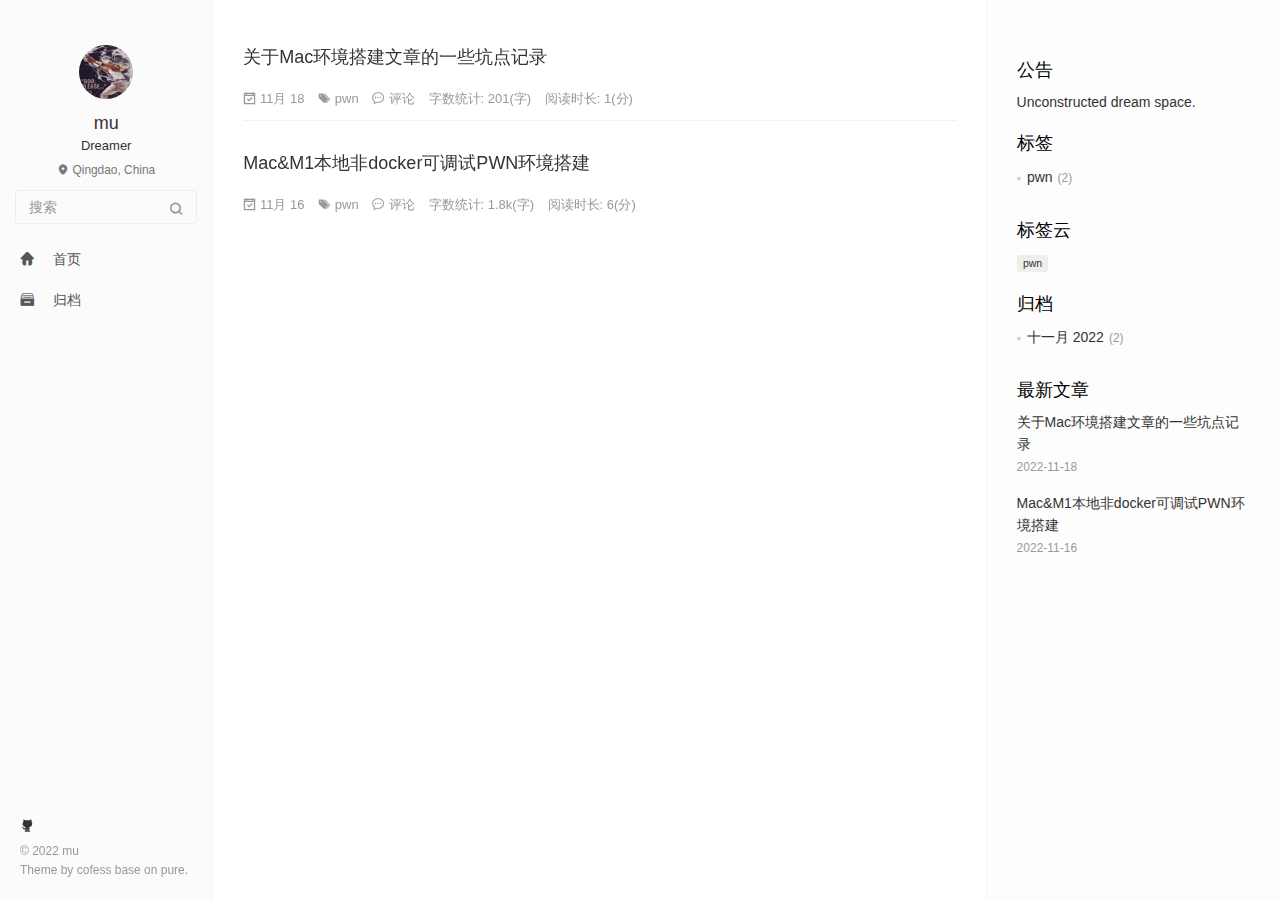
<file: index.html>
<!DOCTYPE html>
<html lang=zh>
<head>
  <meta name="google-site-verification" content="53o10_YdcKB4Y8Hhy_6d2UwfhWKBbl9gcM3_3qrWIU0" />
  <meta charset="utf-8">
  
  <meta http-equiv="X-UA-Compatible" content="IE=edge,chrome=1">
  <meta name="viewport" content="width=device-width, initial-scale=1, maximum-scale=1, minimum-scale=1, user-scalable=no, minimal-ui">
  <meta name="renderer" content="webkit">
  <meta http-equiv="Cache-Control" content="no-transform" />
  <meta http-equiv="Cache-Control" content="no-siteapp" />
  <meta name="apple-mobile-web-app-capable" content="yes">
  <meta name="apple-mobile-web-app-status-bar-style" content="black">
  <meta name="format-detection" content="telephone=no,email=no,adress=no">
  <!-- Color theme for statusbar -->
  <meta name="theme-color" content="#000000" />
  <!-- 强制页面在当前窗口以独立页面显示,防止别人在框架里调用页面 -->
  <meta http-equiv="window-target" content="_top" />
  
  
  <title>mu&#39;s blog</title>
  <meta name="description" content="每天都要创造一点快乐">
<meta property="og:type" content="website">
<meta property="og:title" content="Why am I such a vegetable?">
<meta property="og:url" content="https://mu-sec.github.io/index.html">
<meta property="og:site_name" content="Why am I such a vegetable?">
<meta property="og:description" content="每天都要创造一点快乐">
<meta property="og:locale" content="zh_CN">
<meta property="article:author" content="mu">
<meta property="article:tag" content="Caiji Study Blogs">
<meta name="twitter:card" content="summary">
  <!-- Canonical links -->
  <link rel="canonical" href="https://mu-sec.github.io/index.html">
  
    <link rel="alternate" href="/atom.xml" title="Why am I such a vegetable?" type="application/atom+xml">
  
  
    <link rel="icon" href="/mlogo.jpg" type="image/x-icon">
  
  
<link rel="stylesheet" href="/css/style.css">

  
  
  
  
<meta name="generator" content="Hexo 6.3.0"></head>


<body class="main-center" itemscope itemtype="http://schema.org/WebPage">
  <header class="header" itemscope itemtype="http://schema.org/WPHeader">
  <div class="slimContent">
    <div class="navbar-header">
      
      
      <div class="profile-block text-center">
        <a id="avatar" href="https://github.com/mu-sec" target="_blank">
          <img class="img-circle img-rotate" src="/images/nice.jpeg" width="200" height="200">
        </a>
        <h2 id="name" class="hidden-xs hidden-sm">mu</h2>
        <h3 id="title" class="hidden-xs hidden-sm hidden-md">Dreamer</h3>
        <small id="location" class="text-muted hidden-xs hidden-sm"><i class="icon icon-map-marker"></i> Qingdao, China</small>
      </div>
      
      <div class="search" id="search-form-wrap">

    <form class="search-form sidebar-form">
        <div class="input-group">
            <input type="text" class="search-form-input form-control" placeholder="搜索" />
            <span class="input-group-btn">
                <button type="submit" class="search-form-submit btn btn-flat" onclick="return false;"><i class="icon icon-search"></i></button>
            </span>
        </div>
    </form>
    <div class="ins-search">
  <div class="ins-search-mask"></div>
  <div class="ins-search-container">
    <div class="ins-input-wrapper">
      <input type="text" class="ins-search-input" placeholder="想要查找什么..." x-webkit-speech />
      <button type="button" class="close ins-close ins-selectable" data-dismiss="modal" aria-label="Close"><span aria-hidden="true">×</span></button>
    </div>
    <div class="ins-section-wrapper">
      <div class="ins-section-container"></div>
    </div>
  </div>
</div>


</div>
      <button class="navbar-toggle collapsed" type="button" data-toggle="collapse" data-target="#main-navbar" aria-controls="main-navbar" aria-expanded="false">
        <span class="sr-only">Toggle navigation</span>
        <span class="icon-bar"></span>
        <span class="icon-bar"></span>
        <span class="icon-bar"></span>
      </button>
    </div>
    <nav id="main-navbar" class="collapse navbar-collapse" itemscope itemtype="http://schema.org/SiteNavigationElement" role="navigation">
      <ul class="nav navbar-nav main-nav ">
        
        
        <li class="menu-item menu-item-home">
          <a href="/.">
            
            <i class="icon icon-home-fill"></i>
            
            <span class="menu-title">首页</span>
          </a>
        </li>
        
        
        <li class="menu-item menu-item-archives">
          <a href="/archives">
            
            <i class="icon icon-archives-fill"></i>
            
            <span class="menu-title">归档</span>
          </a>
        </li>
        
      </ul>
      
	
    <ul class="social-links">
    	
        <li><a href="https://github.com/mu-sec" target="_blank" title="Github" data-toggle=tooltip data-placement=top><i class="icon icon-github"></i></a></li>
        
    </ul>

    </nav>
  </div>
</header>

  
    <aside class="sidebar" itemscope itemtype="http://schema.org/WPSideBar">
  <div class="slimContent">
    
      <div class="widget">
    <h3 class="widget-title">公告</h3>
    <div class="widget-body">
        <div id="board">
            <div class="content">
                <p>Unconstructed dream space.</p>
            </div>
        </div>
    </div>
</div>

    
      

    
      
  <div class="widget">
    <h3 class="widget-title">标签</h3>
    <div class="widget-body">
      <ul class="tag-list" itemprop="keywords"><li class="tag-list-item"><a class="tag-list-link" href="/tags/pwn/" rel="tag">pwn</a><span class="tag-list-count">2</span></li></ul>
    </div>
  </div>


    
      
  <div class="widget">
    <h3 class="widget-title">标签云</h3>
    <div class="widget-body tagcloud">
      <a href="/tags/pwn/" style="font-size: 13px;">pwn</a>
    </div>
  </div>

    
      
  <div class="widget">
    <h3 class="widget-title">归档</h3>
    <div class="widget-body">
      <ul class="archive-list"><li class="archive-list-item"><a class="archive-list-link" href="/archives/2022/11/">十一月 2022</a><span class="archive-list-count">2</span></li></ul>
    </div>
  </div>


    
      
  <div class="widget">
    <h3 class="widget-title">最新文章</h3>
    <div class="widget-body">
      <ul class="recent-post-list list-unstyled no-thumbnail">
        
          <li>
            
            <div class="item-inner">
              <p class="item-category">
                
              </p>
              <p class="item-title">
                <a href="/2022/11/18/%E5%85%B3%E4%BA%8EMac%E7%8E%AF%E5%A2%83%E6%90%AD%E5%BB%BA%E6%96%87%E7%AB%A0%E7%9A%84%E4%B8%80%E4%BA%9B%E5%9D%91%E7%82%B9%E8%AE%B0%E5%BD%95/" class="title">关于Mac环境搭建文章的一些坑点记录</a>
              </p>
              <p class="item-date">
                <time datetime="2022-11-18T11:07:02.000Z" itemprop="datePublished">2022-11-18</time>
              </p>
            </div>
          </li>
          
          <li>
            
            <div class="item-inner">
              <p class="item-category">
                
              </p>
              <p class="item-title">
                <a href="/2022/11/16/Mac-M1%E6%9C%AC%E5%9C%B0%E9%9D%9Edocker%E5%8F%AF%E8%B0%83%E8%AF%95PWN%E7%8E%AF%E5%A2%83%E6%90%AD%E5%BB%BA/" class="title">Mac&amp;M1本地非docker可调试PWN环境搭建</a>
              </p>
              <p class="item-date">
                <time datetime="2022-11-16T09:16:57.000Z" itemprop="datePublished">2022-11-16</time>
              </p>
            </div>
          </li>
          
      </ul>
    </div>
  </div>
  

    
  </div>
</aside>

  
  <main class="main" role="main">
  
  <div class="content article-list">
    
      <article class="article article-type-post" itemscope itemtype="http://schema.org/BlogPosting">
  <div class="article-header">
    
  
    <h1 itemprop="name">
      <a class="article-title" href="/2022/11/18/%E5%85%B3%E4%BA%8EMac%E7%8E%AF%E5%A2%83%E6%90%AD%E5%BB%BA%E6%96%87%E7%AB%A0%E7%9A%84%E4%B8%80%E4%BA%9B%E5%9D%91%E7%82%B9%E8%AE%B0%E5%BD%95/">关于Mac环境搭建文章的一些坑点记录</a>
    </h1>
  

  </div>
  
  <p class="article-meta">
    <span class="article-date">
    <i class="icon icon-calendar-check"></i>
	<a href="/2022/11/18/%E5%85%B3%E4%BA%8EMac%E7%8E%AF%E5%A2%83%E6%90%AD%E5%BB%BA%E6%96%87%E7%AB%A0%E7%9A%84%E4%B8%80%E4%BA%9B%E5%9D%91%E7%82%B9%E8%AE%B0%E5%BD%95/" class="article-date">
	  <time datetime="2022-11-18T11:07:02.000Z" itemprop="datePublished">11月 18</time>
	</a>
</span>
    
    
  <span class="article-tag">
    <i class="icon icon-tags"></i>
	<a class="article-tag-link-link" href="/tags/pwn/" rel="tag">pwn</a>
  </span>


    <span class="post-comment"><i class="icon icon-comment"></i> <a href="/2022/11/18/%E5%85%B3%E4%BA%8EMac%E7%8E%AF%E5%A2%83%E6%90%AD%E5%BB%BA%E6%96%87%E7%AB%A0%E7%9A%84%E4%B8%80%E4%BA%9B%E5%9D%91%E7%82%B9%E8%AE%B0%E5%BD%95/#comments" class="article-comment-link">评论</a></span>
    
	
		<span class="post-wordcount hidden-xs" itemprop="wordCount">字数统计: 201(字)</span>
	
	
		<span class="post-readcount hidden-xs" itemprop="timeRequired">阅读时长: 1(分)</span>
	

  </p>
</article>

    
      <article class="article article-type-post" itemscope itemtype="http://schema.org/BlogPosting">
  <div class="article-header">
    
  
    <h1 itemprop="name">
      <a class="article-title" href="/2022/11/16/Mac-M1%E6%9C%AC%E5%9C%B0%E9%9D%9Edocker%E5%8F%AF%E8%B0%83%E8%AF%95PWN%E7%8E%AF%E5%A2%83%E6%90%AD%E5%BB%BA/">Mac&amp;M1本地非docker可调试PWN环境搭建</a>
    </h1>
  

  </div>
  
  <p class="article-meta">
    <span class="article-date">
    <i class="icon icon-calendar-check"></i>
	<a href="/2022/11/16/Mac-M1%E6%9C%AC%E5%9C%B0%E9%9D%9Edocker%E5%8F%AF%E8%B0%83%E8%AF%95PWN%E7%8E%AF%E5%A2%83%E6%90%AD%E5%BB%BA/" class="article-date">
	  <time datetime="2022-11-16T09:16:57.000Z" itemprop="datePublished">11月 16</time>
	</a>
</span>
    
    
  <span class="article-tag">
    <i class="icon icon-tags"></i>
	<a class="article-tag-link-link" href="/tags/pwn/" rel="tag">pwn</a>
  </span>


    <span class="post-comment"><i class="icon icon-comment"></i> <a href="/2022/11/16/Mac-M1%E6%9C%AC%E5%9C%B0%E9%9D%9Edocker%E5%8F%AF%E8%B0%83%E8%AF%95PWN%E7%8E%AF%E5%A2%83%E6%90%AD%E5%BB%BA/#comments" class="article-comment-link">评论</a></span>
    
	
		<span class="post-wordcount hidden-xs" itemprop="wordCount">字数统计: 1.8k(字)</span>
	
	
		<span class="post-readcount hidden-xs" itemprop="timeRequired">阅读时长: 6(分)</span>
	

  </p>
</article>

    
  </div>

   
</main>

  <footer class="footer" itemscope itemtype="http://schema.org/WPFooter">
	
	
    <ul class="social-links">
    	
        <li><a href="https://github.com/mu-sec" target="_blank" title="Github" data-toggle=tooltip data-placement=top><i class="icon icon-github"></i></a></li>
        
    </ul>

    <div class="copyright">
    	
        &copy; 2022 mu
        
        <div class="publishby">
        	Theme by <a href="https://github.com/cofess" target="_blank"> cofess </a>base on <a href="https://github.com/cofess/hexo-theme-pure" target="_blank">pure</a>.
        </div>
    </div>
</footer>
  <script src="//cdn.jsdelivr.net/npm/jquery@1.12.4/dist/jquery.min.js"></script>
<script>
window.jQuery || document.write('<script src="js/jquery.min.js"><\/script>')
</script>

<script src="/js/plugin.min.js"></script>


<script src="/js/application.js"></script>


    <script>
(function (window) {
    var INSIGHT_CONFIG = {
        TRANSLATION: {
            POSTS: '文章',
            PAGES: '页面',
            CATEGORIES: '分类',
            TAGS: '标签',
            UNTITLED: '(未命名)',
        },
        ROOT_URL: '/',
        CONTENT_URL: '/content.json',
    };
    window.INSIGHT_CONFIG = INSIGHT_CONFIG;
})(window);
</script>

<script src="/js/insight.js"></script>






   









</body>
</html>
</file>
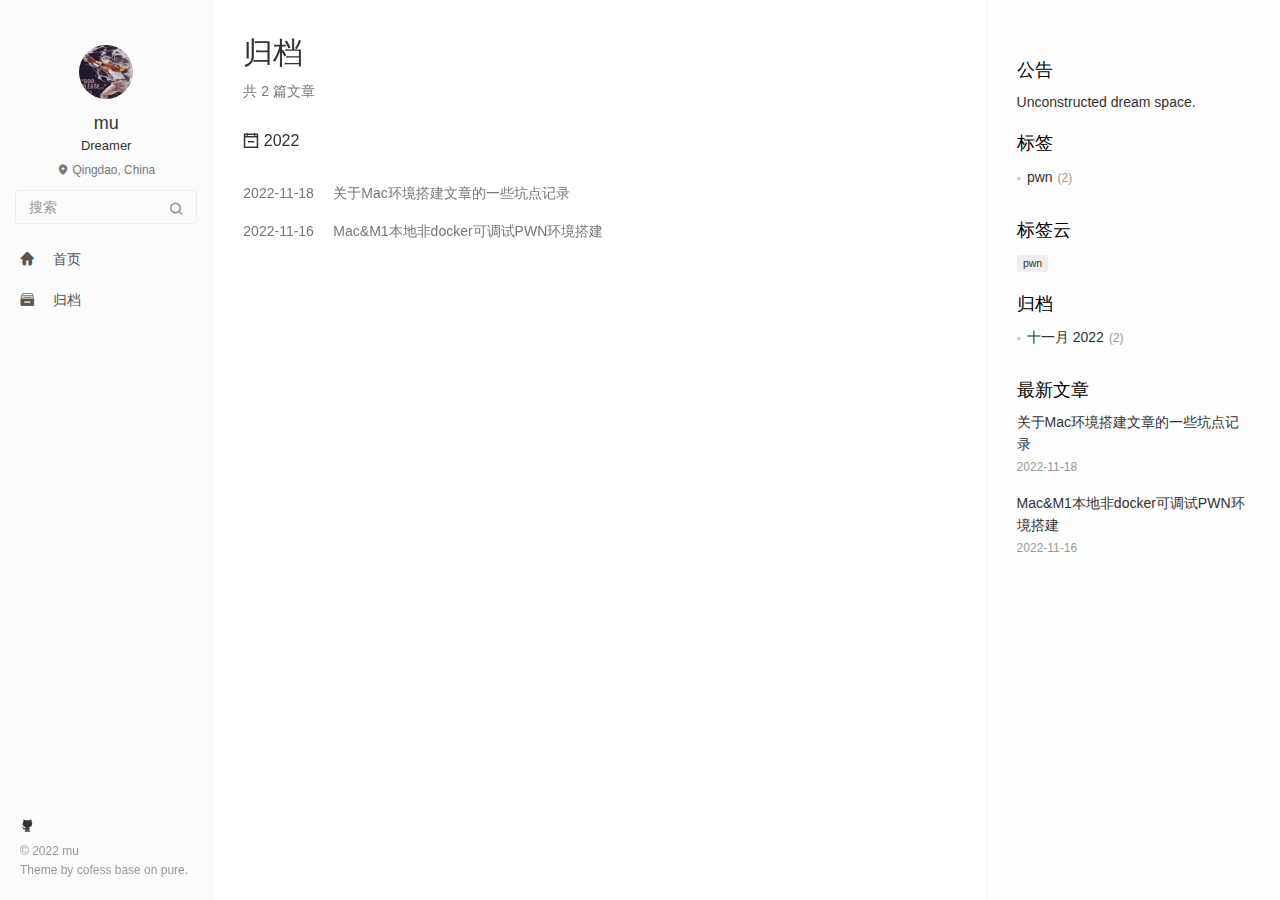
<file: archives/index.html>
<!DOCTYPE html>
<html lang=zh>
<head>
  <meta name="google-site-verification" content="53o10_YdcKB4Y8Hhy_6d2UwfhWKBbl9gcM3_3qrWIU0" />
  <meta charset="utf-8">
  
  <meta http-equiv="X-UA-Compatible" content="IE=edge,chrome=1">
  <meta name="viewport" content="width=device-width, initial-scale=1, maximum-scale=1, minimum-scale=1, user-scalable=no, minimal-ui">
  <meta name="renderer" content="webkit">
  <meta http-equiv="Cache-Control" content="no-transform" />
  <meta http-equiv="Cache-Control" content="no-siteapp" />
  <meta name="apple-mobile-web-app-capable" content="yes">
  <meta name="apple-mobile-web-app-status-bar-style" content="black">
  <meta name="format-detection" content="telephone=no,email=no,adress=no">
  <!-- Color theme for statusbar -->
  <meta name="theme-color" content="#000000" />
  <!-- 强制页面在当前窗口以独立页面显示,防止别人在框架里调用页面 -->
  <meta http-equiv="window-target" content="_top" />
  
  
  <title>归档 | mu&#39;s blog</title>
  <meta name="description" content="每天都要创造一点快乐">
<meta property="og:type" content="website">
<meta property="og:title" content="Why am I such a vegetable?">
<meta property="og:url" content="https://mu-sec.github.io/archives/index.html">
<meta property="og:site_name" content="Why am I such a vegetable?">
<meta property="og:description" content="每天都要创造一点快乐">
<meta property="og:locale" content="zh_CN">
<meta property="article:author" content="mu">
<meta property="article:tag" content="Caiji Study Blogs">
<meta name="twitter:card" content="summary">
  <!-- Canonical links -->
  <link rel="canonical" href="https://mu-sec.github.io/archives/index.html">
  
    <link rel="alternate" href="/atom.xml" title="Why am I such a vegetable?" type="application/atom+xml">
  
  
    <link rel="icon" href="/mlogo.jpg" type="image/x-icon">
  
  
<link rel="stylesheet" href="/css/style.css">

  
  
  
  
<meta name="generator" content="Hexo 6.3.0"></head>


<body class="main-center" itemscope itemtype="http://schema.org/WebPage">
  <header class="header" itemscope itemtype="http://schema.org/WPHeader">
  <div class="slimContent">
    <div class="navbar-header">
      
      
      <div class="profile-block text-center">
        <a id="avatar" href="https://github.com/mu-sec" target="_blank">
          <img class="img-circle img-rotate" src="/images/nice.jpeg" width="200" height="200">
        </a>
        <h2 id="name" class="hidden-xs hidden-sm">mu</h2>
        <h3 id="title" class="hidden-xs hidden-sm hidden-md">Dreamer</h3>
        <small id="location" class="text-muted hidden-xs hidden-sm"><i class="icon icon-map-marker"></i> Qingdao, China</small>
      </div>
      
      <div class="search" id="search-form-wrap">

    <form class="search-form sidebar-form">
        <div class="input-group">
            <input type="text" class="search-form-input form-control" placeholder="搜索" />
            <span class="input-group-btn">
                <button type="submit" class="search-form-submit btn btn-flat" onclick="return false;"><i class="icon icon-search"></i></button>
            </span>
        </div>
    </form>
    <div class="ins-search">
  <div class="ins-search-mask"></div>
  <div class="ins-search-container">
    <div class="ins-input-wrapper">
      <input type="text" class="ins-search-input" placeholder="想要查找什么..." x-webkit-speech />
      <button type="button" class="close ins-close ins-selectable" data-dismiss="modal" aria-label="Close"><span aria-hidden="true">×</span></button>
    </div>
    <div class="ins-section-wrapper">
      <div class="ins-section-container"></div>
    </div>
  </div>
</div>


</div>
      <button class="navbar-toggle collapsed" type="button" data-toggle="collapse" data-target="#main-navbar" aria-controls="main-navbar" aria-expanded="false">
        <span class="sr-only">Toggle navigation</span>
        <span class="icon-bar"></span>
        <span class="icon-bar"></span>
        <span class="icon-bar"></span>
      </button>
    </div>
    <nav id="main-navbar" class="collapse navbar-collapse" itemscope itemtype="http://schema.org/SiteNavigationElement" role="navigation">
      <ul class="nav navbar-nav main-nav ">
        
        
        <li class="menu-item menu-item-home">
          <a href="/.">
            
            <i class="icon icon-home-fill"></i>
            
            <span class="menu-title">首页</span>
          </a>
        </li>
        
        
        <li class="menu-item menu-item-archives">
          <a href="/archives">
            
            <i class="icon icon-archives-fill"></i>
            
            <span class="menu-title">归档</span>
          </a>
        </li>
        
      </ul>
      
	
    <ul class="social-links">
    	
        <li><a href="https://github.com/mu-sec" target="_blank" title="Github" data-toggle=tooltip data-placement=top><i class="icon icon-github"></i></a></li>
        
    </ul>

    </nav>
  </div>
</header>

  
    <aside class="sidebar" itemscope itemtype="http://schema.org/WPSideBar">
  <div class="slimContent">
    
      <div class="widget">
    <h3 class="widget-title">公告</h3>
    <div class="widget-body">
        <div id="board">
            <div class="content">
                <p>Unconstructed dream space.</p>
            </div>
        </div>
    </div>
</div>

    
      

    
      
  <div class="widget">
    <h3 class="widget-title">标签</h3>
    <div class="widget-body">
      <ul class="tag-list" itemprop="keywords"><li class="tag-list-item"><a class="tag-list-link" href="/tags/pwn/" rel="tag">pwn</a><span class="tag-list-count">2</span></li></ul>
    </div>
  </div>


    
      
  <div class="widget">
    <h3 class="widget-title">标签云</h3>
    <div class="widget-body tagcloud">
      <a href="/tags/pwn/" style="font-size: 13px;">pwn</a>
    </div>
  </div>

    
      
  <div class="widget">
    <h3 class="widget-title">归档</h3>
    <div class="widget-body">
      <ul class="archive-list"><li class="archive-list-item"><a class="archive-list-link" href="/archives/2022/11/">十一月 2022</a><span class="archive-list-count">2</span></li></ul>
    </div>
  </div>


    
      
  <div class="widget">
    <h3 class="widget-title">最新文章</h3>
    <div class="widget-body">
      <ul class="recent-post-list list-unstyled no-thumbnail">
        
          <li>
            
            <div class="item-inner">
              <p class="item-category">
                
              </p>
              <p class="item-title">
                <a href="/2022/11/18/%E5%85%B3%E4%BA%8EMac%E7%8E%AF%E5%A2%83%E6%90%AD%E5%BB%BA%E6%96%87%E7%AB%A0%E7%9A%84%E4%B8%80%E4%BA%9B%E5%9D%91%E7%82%B9%E8%AE%B0%E5%BD%95/" class="title">关于Mac环境搭建文章的一些坑点记录</a>
              </p>
              <p class="item-date">
                <time datetime="2022-11-18T11:07:02.000Z" itemprop="datePublished">2022-11-18</time>
              </p>
            </div>
          </li>
          
          <li>
            
            <div class="item-inner">
              <p class="item-category">
                
              </p>
              <p class="item-title">
                <a href="/2022/11/16/Mac-M1%E6%9C%AC%E5%9C%B0%E9%9D%9Edocker%E5%8F%AF%E8%B0%83%E8%AF%95PWN%E7%8E%AF%E5%A2%83%E6%90%AD%E5%BB%BA/" class="title">Mac&amp;M1本地非docker可调试PWN环境搭建</a>
              </p>
              <p class="item-date">
                <time datetime="2022-11-16T09:16:57.000Z" itemprop="datePublished">2022-11-16</time>
              </p>
            </div>
          </li>
          
      </ul>
    </div>
  </div>
  

    
  </div>
</aside>

  
  
<main class="main" role="main">
  	<article class="content article article-archives article-type-list" itemscope="">
	    <header class="article-header">
	      <h1 itemprop="title">归档</h1>
	      <p class="text-muted">共 2 篇文章</p>
	    </header>
	    <div class="article-body">
	      
  
  
    
    
      
      
      <section class="panel panel-default b-no">
        <div class="panel-heading" role="tab">
          <h3 class="panel-title">
            <a data-toggle="collapse" href="#collapse2022" aria-expanded="true">
              <i class="icon icon-calendar-plus text-active"></i><i class="icon icon-calendar-minus text"></i>
              2022
            </a>
            <!-- <a href="/archives/2022" class="archive-year">2022</a> -->
          </h3>
        </div>
        <div id="collapse2022" class="panel-collapse collapse in" role="tabpanel" aria-labelledby="heading2022">
        <div class="panel-body">
          <div class="collection">
    
    
<a href="/2022/11/18/%E5%85%B3%E4%BA%8EMac%E7%8E%AF%E5%A2%83%E6%90%AD%E5%BB%BA%E6%96%87%E7%AB%A0%E7%9A%84%E4%B8%80%E4%BA%9B%E5%9D%91%E7%82%B9%E8%AE%B0%E5%BD%95/" class="collection-item"   itemprop="url">
  <time datetime="2022-11-18T11:07:02.000Z" itemprop="datePublished">2022-11-18</time>
  <span>&nbsp;&nbsp;&nbsp;</span> 关于Mac环境搭建文章的一些坑点记录
</a>


  
    
    
    
<a href="/2022/11/16/Mac-M1%E6%9C%AC%E5%9C%B0%E9%9D%9Edocker%E5%8F%AF%E8%B0%83%E8%AF%95PWN%E7%8E%AF%E5%A2%83%E6%90%AD%E5%BB%BA/" class="collection-item"   itemprop="url">
  <time datetime="2022-11-16T09:16:57.000Z" itemprop="datePublished">2022-11-16</time>
  <span>&nbsp;&nbsp;&nbsp;</span> Mac&amp;M1本地非docker可调试PWN环境搭建
</a>


  
  
    </div></div></div></section>
  

	    </div>
  	</article>
  	 	
</main>

  <footer class="footer" itemscope itemtype="http://schema.org/WPFooter">
	
	
    <ul class="social-links">
    	
        <li><a href="https://github.com/mu-sec" target="_blank" title="Github" data-toggle=tooltip data-placement=top><i class="icon icon-github"></i></a></li>
        
    </ul>

    <div class="copyright">
    	
        &copy; 2022 mu
        
        <div class="publishby">
        	Theme by <a href="https://github.com/cofess" target="_blank"> cofess </a>base on <a href="https://github.com/cofess/hexo-theme-pure" target="_blank">pure</a>.
        </div>
    </div>
</footer>
  <script src="//cdn.jsdelivr.net/npm/jquery@1.12.4/dist/jquery.min.js"></script>
<script>
window.jQuery || document.write('<script src="js/jquery.min.js"><\/script>')
</script>

<script src="/js/plugin.min.js"></script>


<script src="/js/application.js"></script>


    <script>
(function (window) {
    var INSIGHT_CONFIG = {
        TRANSLATION: {
            POSTS: '文章',
            PAGES: '页面',
            CATEGORIES: '分类',
            TAGS: '标签',
            UNTITLED: '(未命名)',
        },
        ROOT_URL: '/',
        CONTENT_URL: '/content.json',
    };
    window.INSIGHT_CONFIG = INSIGHT_CONFIG;
})(window);
</script>

<script src="/js/insight.js"></script>












</body>
</html>
</file>
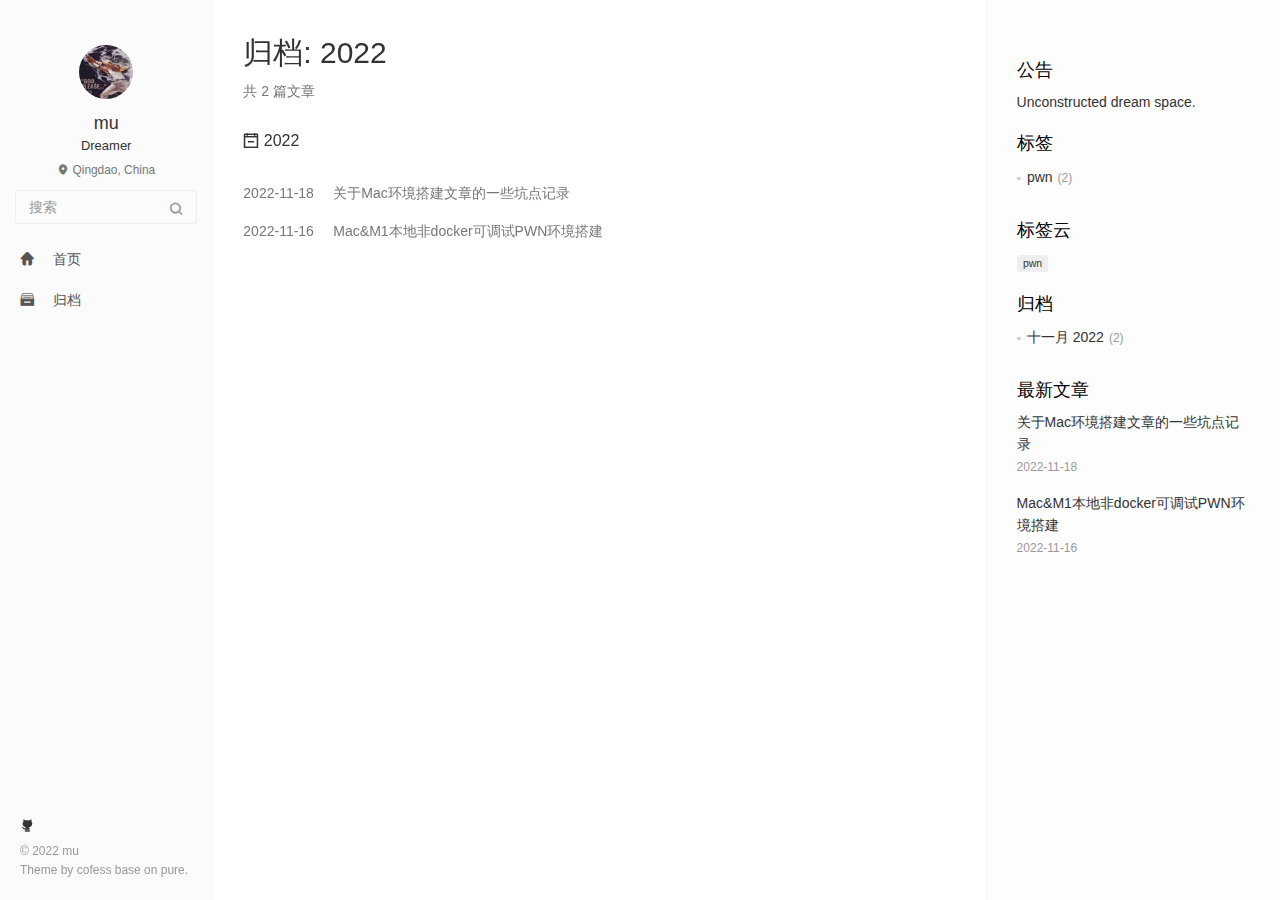
<file: archives/2022/index.html>
<!DOCTYPE html>
<html lang=zh>
<head>
  <meta name="google-site-verification" content="53o10_YdcKB4Y8Hhy_6d2UwfhWKBbl9gcM3_3qrWIU0" />
  <meta charset="utf-8">
  
  <meta http-equiv="X-UA-Compatible" content="IE=edge,chrome=1">
  <meta name="viewport" content="width=device-width, initial-scale=1, maximum-scale=1, minimum-scale=1, user-scalable=no, minimal-ui">
  <meta name="renderer" content="webkit">
  <meta http-equiv="Cache-Control" content="no-transform" />
  <meta http-equiv="Cache-Control" content="no-siteapp" />
  <meta name="apple-mobile-web-app-capable" content="yes">
  <meta name="apple-mobile-web-app-status-bar-style" content="black">
  <meta name="format-detection" content="telephone=no,email=no,adress=no">
  <!-- Color theme for statusbar -->
  <meta name="theme-color" content="#000000" />
  <!-- 强制页面在当前窗口以独立页面显示,防止别人在框架里调用页面 -->
  <meta http-equiv="window-target" content="_top" />
  
  
  <title>归档: 2022 | mu&#39;s blog</title>
  <meta name="description" content="每天都要创造一点快乐">
<meta property="og:type" content="website">
<meta property="og:title" content="Why am I such a vegetable?">
<meta property="og:url" content="https://mu-sec.github.io/archives/2022/index.html">
<meta property="og:site_name" content="Why am I such a vegetable?">
<meta property="og:description" content="每天都要创造一点快乐">
<meta property="og:locale" content="zh_CN">
<meta property="article:author" content="mu">
<meta property="article:tag" content="Caiji Study Blogs">
<meta name="twitter:card" content="summary">
  <!-- Canonical links -->
  <link rel="canonical" href="https://mu-sec.github.io/archives/2022/index.html">
  
    <link rel="alternate" href="/atom.xml" title="Why am I such a vegetable?" type="application/atom+xml">
  
  
    <link rel="icon" href="/mlogo.jpg" type="image/x-icon">
  
  
<link rel="stylesheet" href="/css/style.css">

  
  
  
  
<meta name="generator" content="Hexo 6.3.0"></head>


<body class="main-center" itemscope itemtype="http://schema.org/WebPage">
  <header class="header" itemscope itemtype="http://schema.org/WPHeader">
  <div class="slimContent">
    <div class="navbar-header">
      
      
      <div class="profile-block text-center">
        <a id="avatar" href="https://github.com/mu-sec" target="_blank">
          <img class="img-circle img-rotate" src="/images/nice.jpeg" width="200" height="200">
        </a>
        <h2 id="name" class="hidden-xs hidden-sm">mu</h2>
        <h3 id="title" class="hidden-xs hidden-sm hidden-md">Dreamer</h3>
        <small id="location" class="text-muted hidden-xs hidden-sm"><i class="icon icon-map-marker"></i> Qingdao, China</small>
      </div>
      
      <div class="search" id="search-form-wrap">

    <form class="search-form sidebar-form">
        <div class="input-group">
            <input type="text" class="search-form-input form-control" placeholder="搜索" />
            <span class="input-group-btn">
                <button type="submit" class="search-form-submit btn btn-flat" onclick="return false;"><i class="icon icon-search"></i></button>
            </span>
        </div>
    </form>
    <div class="ins-search">
  <div class="ins-search-mask"></div>
  <div class="ins-search-container">
    <div class="ins-input-wrapper">
      <input type="text" class="ins-search-input" placeholder="想要查找什么..." x-webkit-speech />
      <button type="button" class="close ins-close ins-selectable" data-dismiss="modal" aria-label="Close"><span aria-hidden="true">×</span></button>
    </div>
    <div class="ins-section-wrapper">
      <div class="ins-section-container"></div>
    </div>
  </div>
</div>


</div>
      <button class="navbar-toggle collapsed" type="button" data-toggle="collapse" data-target="#main-navbar" aria-controls="main-navbar" aria-expanded="false">
        <span class="sr-only">Toggle navigation</span>
        <span class="icon-bar"></span>
        <span class="icon-bar"></span>
        <span class="icon-bar"></span>
      </button>
    </div>
    <nav id="main-navbar" class="collapse navbar-collapse" itemscope itemtype="http://schema.org/SiteNavigationElement" role="navigation">
      <ul class="nav navbar-nav main-nav ">
        
        
        <li class="menu-item menu-item-home">
          <a href="/.">
            
            <i class="icon icon-home-fill"></i>
            
            <span class="menu-title">首页</span>
          </a>
        </li>
        
        
        <li class="menu-item menu-item-archives">
          <a href="/archives">
            
            <i class="icon icon-archives-fill"></i>
            
            <span class="menu-title">归档</span>
          </a>
        </li>
        
      </ul>
      
	
    <ul class="social-links">
    	
        <li><a href="https://github.com/mu-sec" target="_blank" title="Github" data-toggle=tooltip data-placement=top><i class="icon icon-github"></i></a></li>
        
    </ul>

    </nav>
  </div>
</header>

  
    <aside class="sidebar" itemscope itemtype="http://schema.org/WPSideBar">
  <div class="slimContent">
    
      <div class="widget">
    <h3 class="widget-title">公告</h3>
    <div class="widget-body">
        <div id="board">
            <div class="content">
                <p>Unconstructed dream space.</p>
            </div>
        </div>
    </div>
</div>

    
      

    
      
  <div class="widget">
    <h3 class="widget-title">标签</h3>
    <div class="widget-body">
      <ul class="tag-list" itemprop="keywords"><li class="tag-list-item"><a class="tag-list-link" href="/tags/pwn/" rel="tag">pwn</a><span class="tag-list-count">2</span></li></ul>
    </div>
  </div>


    
      
  <div class="widget">
    <h3 class="widget-title">标签云</h3>
    <div class="widget-body tagcloud">
      <a href="/tags/pwn/" style="font-size: 13px;">pwn</a>
    </div>
  </div>

    
      
  <div class="widget">
    <h3 class="widget-title">归档</h3>
    <div class="widget-body">
      <ul class="archive-list"><li class="archive-list-item"><a class="archive-list-link" href="/archives/2022/11/">十一月 2022</a><span class="archive-list-count">2</span></li></ul>
    </div>
  </div>


    
      
  <div class="widget">
    <h3 class="widget-title">最新文章</h3>
    <div class="widget-body">
      <ul class="recent-post-list list-unstyled no-thumbnail">
        
          <li>
            
            <div class="item-inner">
              <p class="item-category">
                
              </p>
              <p class="item-title">
                <a href="/2022/11/18/%E5%85%B3%E4%BA%8EMac%E7%8E%AF%E5%A2%83%E6%90%AD%E5%BB%BA%E6%96%87%E7%AB%A0%E7%9A%84%E4%B8%80%E4%BA%9B%E5%9D%91%E7%82%B9%E8%AE%B0%E5%BD%95/" class="title">关于Mac环境搭建文章的一些坑点记录</a>
              </p>
              <p class="item-date">
                <time datetime="2022-11-18T11:07:02.000Z" itemprop="datePublished">2022-11-18</time>
              </p>
            </div>
          </li>
          
          <li>
            
            <div class="item-inner">
              <p class="item-category">
                
              </p>
              <p class="item-title">
                <a href="/2022/11/16/Mac-M1%E6%9C%AC%E5%9C%B0%E9%9D%9Edocker%E5%8F%AF%E8%B0%83%E8%AF%95PWN%E7%8E%AF%E5%A2%83%E6%90%AD%E5%BB%BA/" class="title">Mac&amp;M1本地非docker可调试PWN环境搭建</a>
              </p>
              <p class="item-date">
                <time datetime="2022-11-16T09:16:57.000Z" itemprop="datePublished">2022-11-16</time>
              </p>
            </div>
          </li>
          
      </ul>
    </div>
  </div>
  

    
  </div>
</aside>

  
  
<main class="main" role="main">
  	<article class="content article article-archives article-type-list" itemscope="">
	    <header class="article-header">
	      <h1 itemprop="title">归档: 2022</h1>
	      <p class="text-muted">共 2 篇文章</p>
	    </header>
	    <div class="article-body">
	      
  
  
    
    
      
      
      <section class="panel panel-default b-no">
        <div class="panel-heading" role="tab">
          <h3 class="panel-title">
            <a data-toggle="collapse" href="#collapse2022" aria-expanded="true">
              <i class="icon icon-calendar-plus text-active"></i><i class="icon icon-calendar-minus text"></i>
              2022
            </a>
            <!-- <a href="/archives/2022" class="archive-year">2022</a> -->
          </h3>
        </div>
        <div id="collapse2022" class="panel-collapse collapse in" role="tabpanel" aria-labelledby="heading2022">
        <div class="panel-body">
          <div class="collection">
    
    
<a href="/2022/11/18/%E5%85%B3%E4%BA%8EMac%E7%8E%AF%E5%A2%83%E6%90%AD%E5%BB%BA%E6%96%87%E7%AB%A0%E7%9A%84%E4%B8%80%E4%BA%9B%E5%9D%91%E7%82%B9%E8%AE%B0%E5%BD%95/" class="collection-item"   itemprop="url">
  <time datetime="2022-11-18T11:07:02.000Z" itemprop="datePublished">2022-11-18</time>
  <span>&nbsp;&nbsp;&nbsp;</span> 关于Mac环境搭建文章的一些坑点记录
</a>


  
    
    
    
<a href="/2022/11/16/Mac-M1%E6%9C%AC%E5%9C%B0%E9%9D%9Edocker%E5%8F%AF%E8%B0%83%E8%AF%95PWN%E7%8E%AF%E5%A2%83%E6%90%AD%E5%BB%BA/" class="collection-item"   itemprop="url">
  <time datetime="2022-11-16T09:16:57.000Z" itemprop="datePublished">2022-11-16</time>
  <span>&nbsp;&nbsp;&nbsp;</span> Mac&amp;M1本地非docker可调试PWN环境搭建
</a>


  
  
    </div></div></div></section>
  

	    </div>
  	</article>
  	 	
</main>

  <footer class="footer" itemscope itemtype="http://schema.org/WPFooter">
	
	
    <ul class="social-links">
    	
        <li><a href="https://github.com/mu-sec" target="_blank" title="Github" data-toggle=tooltip data-placement=top><i class="icon icon-github"></i></a></li>
        
    </ul>

    <div class="copyright">
    	
        &copy; 2022 mu
        
        <div class="publishby">
        	Theme by <a href="https://github.com/cofess" target="_blank"> cofess </a>base on <a href="https://github.com/cofess/hexo-theme-pure" target="_blank">pure</a>.
        </div>
    </div>
</footer>
  <script src="//cdn.jsdelivr.net/npm/jquery@1.12.4/dist/jquery.min.js"></script>
<script>
window.jQuery || document.write('<script src="js/jquery.min.js"><\/script>')
</script>

<script src="/js/plugin.min.js"></script>


<script src="/js/application.js"></script>


    <script>
(function (window) {
    var INSIGHT_CONFIG = {
        TRANSLATION: {
            POSTS: '文章',
            PAGES: '页面',
            CATEGORIES: '分类',
            TAGS: '标签',
            UNTITLED: '(未命名)',
        },
        ROOT_URL: '/',
        CONTENT_URL: '/content.json',
    };
    window.INSIGHT_CONFIG = INSIGHT_CONFIG;
})(window);
</script>

<script src="/js/insight.js"></script>












</body>
</html>
</file>
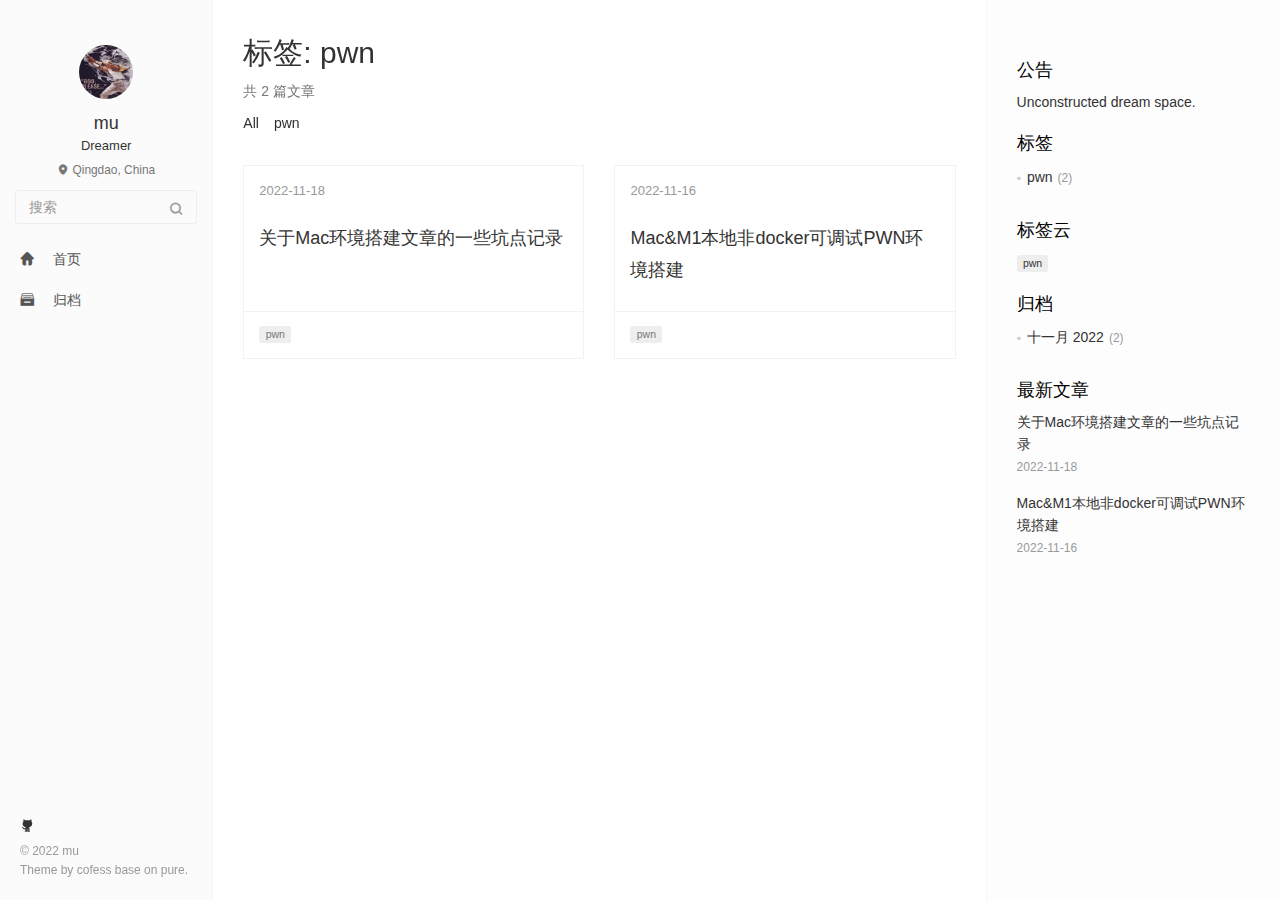
<file: tags/pwn/index.html>
<!DOCTYPE html>
<html lang=zh>
<head>
  <meta name="google-site-verification" content="53o10_YdcKB4Y8Hhy_6d2UwfhWKBbl9gcM3_3qrWIU0" />
  <meta charset="utf-8">
  
  <meta http-equiv="X-UA-Compatible" content="IE=edge,chrome=1">
  <meta name="viewport" content="width=device-width, initial-scale=1, maximum-scale=1, minimum-scale=1, user-scalable=no, minimal-ui">
  <meta name="renderer" content="webkit">
  <meta http-equiv="Cache-Control" content="no-transform" />
  <meta http-equiv="Cache-Control" content="no-siteapp" />
  <meta name="apple-mobile-web-app-capable" content="yes">
  <meta name="apple-mobile-web-app-status-bar-style" content="black">
  <meta name="format-detection" content="telephone=no,email=no,adress=no">
  <!-- Color theme for statusbar -->
  <meta name="theme-color" content="#000000" />
  <!-- 强制页面在当前窗口以独立页面显示,防止别人在框架里调用页面 -->
  <meta http-equiv="window-target" content="_top" />
  
  
  <title>标签: pwn | mu&#39;s blog</title>
  <meta name="description" content="每天都要创造一点快乐">
<meta property="og:type" content="website">
<meta property="og:title" content="Why am I such a vegetable?">
<meta property="og:url" content="https://mu-sec.github.io/tags/pwn/index.html">
<meta property="og:site_name" content="Why am I such a vegetable?">
<meta property="og:description" content="每天都要创造一点快乐">
<meta property="og:locale" content="zh_CN">
<meta property="article:author" content="mu">
<meta property="article:tag" content="Caiji Study Blogs">
<meta name="twitter:card" content="summary">
  <!-- Canonical links -->
  <link rel="canonical" href="https://mu-sec.github.io/tags/pwn/index.html">
  
    <link rel="alternate" href="/atom.xml" title="Why am I such a vegetable?" type="application/atom+xml">
  
  
    <link rel="icon" href="/mlogo.jpg" type="image/x-icon">
  
  
<link rel="stylesheet" href="/css/style.css">

  
  
  
  
<meta name="generator" content="Hexo 6.3.0"></head>


<body class="main-center" itemscope itemtype="http://schema.org/WebPage">
  <header class="header" itemscope itemtype="http://schema.org/WPHeader">
  <div class="slimContent">
    <div class="navbar-header">
      
      
      <div class="profile-block text-center">
        <a id="avatar" href="https://github.com/mu-sec" target="_blank">
          <img class="img-circle img-rotate" src="/images/nice.jpeg" width="200" height="200">
        </a>
        <h2 id="name" class="hidden-xs hidden-sm">mu</h2>
        <h3 id="title" class="hidden-xs hidden-sm hidden-md">Dreamer</h3>
        <small id="location" class="text-muted hidden-xs hidden-sm"><i class="icon icon-map-marker"></i> Qingdao, China</small>
      </div>
      
      <div class="search" id="search-form-wrap">

    <form class="search-form sidebar-form">
        <div class="input-group">
            <input type="text" class="search-form-input form-control" placeholder="搜索" />
            <span class="input-group-btn">
                <button type="submit" class="search-form-submit btn btn-flat" onclick="return false;"><i class="icon icon-search"></i></button>
            </span>
        </div>
    </form>
    <div class="ins-search">
  <div class="ins-search-mask"></div>
  <div class="ins-search-container">
    <div class="ins-input-wrapper">
      <input type="text" class="ins-search-input" placeholder="想要查找什么..." x-webkit-speech />
      <button type="button" class="close ins-close ins-selectable" data-dismiss="modal" aria-label="Close"><span aria-hidden="true">×</span></button>
    </div>
    <div class="ins-section-wrapper">
      <div class="ins-section-container"></div>
    </div>
  </div>
</div>


</div>
      <button class="navbar-toggle collapsed" type="button" data-toggle="collapse" data-target="#main-navbar" aria-controls="main-navbar" aria-expanded="false">
        <span class="sr-only">Toggle navigation</span>
        <span class="icon-bar"></span>
        <span class="icon-bar"></span>
        <span class="icon-bar"></span>
      </button>
    </div>
    <nav id="main-navbar" class="collapse navbar-collapse" itemscope itemtype="http://schema.org/SiteNavigationElement" role="navigation">
      <ul class="nav navbar-nav main-nav ">
        
        
        <li class="menu-item menu-item-home">
          <a href="/.">
            
            <i class="icon icon-home-fill"></i>
            
            <span class="menu-title">首页</span>
          </a>
        </li>
        
        
        <li class="menu-item menu-item-archives">
          <a href="/archives">
            
            <i class="icon icon-archives-fill"></i>
            
            <span class="menu-title">归档</span>
          </a>
        </li>
        
      </ul>
      
	
    <ul class="social-links">
    	
        <li><a href="https://github.com/mu-sec" target="_blank" title="Github" data-toggle=tooltip data-placement=top><i class="icon icon-github"></i></a></li>
        
    </ul>

    </nav>
  </div>
</header>

  
    <aside class="sidebar" itemscope itemtype="http://schema.org/WPSideBar">
  <div class="slimContent">
    
      <div class="widget">
    <h3 class="widget-title">公告</h3>
    <div class="widget-body">
        <div id="board">
            <div class="content">
                <p>Unconstructed dream space.</p>
            </div>
        </div>
    </div>
</div>

    
      

    
      
  <div class="widget">
    <h3 class="widget-title">标签</h3>
    <div class="widget-body">
      <ul class="tag-list" itemprop="keywords"><li class="tag-list-item"><a class="tag-list-link" href="/tags/pwn/" rel="tag">pwn</a><span class="tag-list-count">2</span></li></ul>
    </div>
  </div>


    
      
  <div class="widget">
    <h3 class="widget-title">标签云</h3>
    <div class="widget-body tagcloud">
      <a href="/tags/pwn/" style="font-size: 13px;">pwn</a>
    </div>
  </div>

    
      
  <div class="widget">
    <h3 class="widget-title">归档</h3>
    <div class="widget-body">
      <ul class="archive-list"><li class="archive-list-item"><a class="archive-list-link" href="/archives/2022/11/">十一月 2022</a><span class="archive-list-count">2</span></li></ul>
    </div>
  </div>


    
      
  <div class="widget">
    <h3 class="widget-title">最新文章</h3>
    <div class="widget-body">
      <ul class="recent-post-list list-unstyled no-thumbnail">
        
          <li>
            
            <div class="item-inner">
              <p class="item-category">
                
              </p>
              <p class="item-title">
                <a href="/2022/11/18/%E5%85%B3%E4%BA%8EMac%E7%8E%AF%E5%A2%83%E6%90%AD%E5%BB%BA%E6%96%87%E7%AB%A0%E7%9A%84%E4%B8%80%E4%BA%9B%E5%9D%91%E7%82%B9%E8%AE%B0%E5%BD%95/" class="title">关于Mac环境搭建文章的一些坑点记录</a>
              </p>
              <p class="item-date">
                <time datetime="2022-11-18T11:07:02.000Z" itemprop="datePublished">2022-11-18</time>
              </p>
            </div>
          </li>
          
          <li>
            
            <div class="item-inner">
              <p class="item-category">
                
              </p>
              <p class="item-title">
                <a href="/2022/11/16/Mac-M1%E6%9C%AC%E5%9C%B0%E9%9D%9Edocker%E5%8F%AF%E8%B0%83%E8%AF%95PWN%E7%8E%AF%E5%A2%83%E6%90%AD%E5%BB%BA/" class="title">Mac&amp;M1本地非docker可调试PWN环境搭建</a>
              </p>
              <p class="item-date">
                <time datetime="2022-11-16T09:16:57.000Z" itemprop="datePublished">2022-11-16</time>
              </p>
            </div>
          </li>
          
      </ul>
    </div>
  </div>
  

    
  </div>
</aside>

  
  <main class="main" role="main">
  <article class="content article article-tags post-type-list" itemscope="">
    <header class="article-header">
      <h1 itemprop="name" class="hidden-xs">标签: pwn</h1>
      <p class="text-muted hidden-xs">共 2 篇文章</p>
      <nav role="navigation" id="nav-main" class="okayNav">
        <ul>
          <li><a href="/tags">All</a></li>
          
          <li><a href="/tags/pwn/">pwn</a></li>
          
        </ul>
      </nav>
    </header>
    <!-- /header -->
    <div class="article-body">
      <div class="row">
        
<div class="col-md-6">
    
<article class="panel panel-default hover-shadow hover-grow" itemscope itemtype="http://schema.org/BlogPosting">
  <div class="panel-body">
     <div class="article-meta">
       <time datetime="2022-11-18T11:07:02.000Z" itemprop="datePublished">2022-11-18</time>
     </div>
     <h3 class="article-title" itemprop="name">
       <a class="article-link" href="/2022/11/18/%E5%85%B3%E4%BA%8EMac%E7%8E%AF%E5%A2%83%E6%90%AD%E5%BB%BA%E6%96%87%E7%AB%A0%E7%9A%84%E4%B8%80%E4%BA%9B%E5%9D%91%E7%82%B9%E8%AE%B0%E5%BD%95/">关于Mac环境搭建文章的一些坑点记录</a>
     </h3>
   </div>
   
   <div class="panel-footer">
     
      <a href="/tags/pwn/" class="label label-default mb">pwn</a>
     
     
   </div>
   
</article>


</div>

<div class="col-md-6">
    
<article class="panel panel-default hover-shadow hover-grow" itemscope itemtype="http://schema.org/BlogPosting">
  <div class="panel-body">
     <div class="article-meta">
       <time datetime="2022-11-16T09:16:57.000Z" itemprop="datePublished">2022-11-16</time>
     </div>
     <h3 class="article-title" itemprop="name">
       <a class="article-link" href="/2022/11/16/Mac-M1%E6%9C%AC%E5%9C%B0%E9%9D%9Edocker%E5%8F%AF%E8%B0%83%E8%AF%95PWN%E7%8E%AF%E5%A2%83%E6%90%AD%E5%BB%BA/">Mac&amp;M1本地非docker可调试PWN环境搭建</a>
     </h3>
   </div>
   
   <div class="panel-footer">
     
      <a href="/tags/pwn/" class="label label-default mb">pwn</a>
     
     
   </div>
   
</article>


</div>

      </div>
    </div>
  </article>
   
</main>

  <footer class="footer" itemscope itemtype="http://schema.org/WPFooter">
	
	
    <ul class="social-links">
    	
        <li><a href="https://github.com/mu-sec" target="_blank" title="Github" data-toggle=tooltip data-placement=top><i class="icon icon-github"></i></a></li>
        
    </ul>

    <div class="copyright">
    	
        &copy; 2022 mu
        
        <div class="publishby">
        	Theme by <a href="https://github.com/cofess" target="_blank"> cofess </a>base on <a href="https://github.com/cofess/hexo-theme-pure" target="_blank">pure</a>.
        </div>
    </div>
</footer>
  <script src="//cdn.jsdelivr.net/npm/jquery@1.12.4/dist/jquery.min.js"></script>
<script>
window.jQuery || document.write('<script src="js/jquery.min.js"><\/script>')
</script>

<script src="/js/plugin.min.js"></script>


<script src="/js/application.js"></script>


    <script>
(function (window) {
    var INSIGHT_CONFIG = {
        TRANSLATION: {
            POSTS: '文章',
            PAGES: '页面',
            CATEGORIES: '分类',
            TAGS: '标签',
            UNTITLED: '(未命名)',
        },
        ROOT_URL: '/',
        CONTENT_URL: '/content.json',
    };
    window.INSIGHT_CONFIG = INSIGHT_CONFIG;
})(window);
</script>

<script src="/js/insight.js"></script>












</body>
</html>
</file>
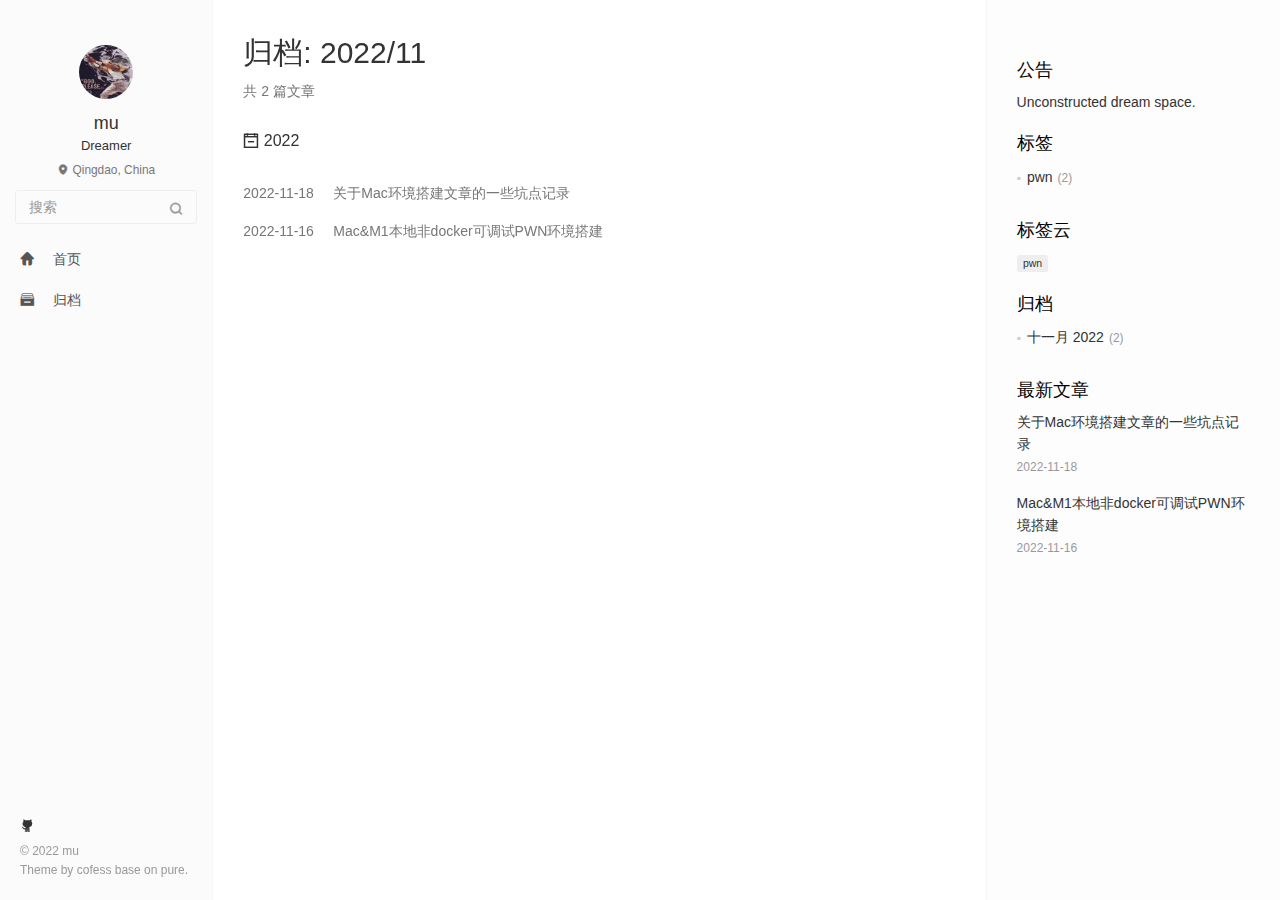
<file: archives/2022/11/index.html>
<!DOCTYPE html>
<html lang=zh>
<head>
  <meta name="google-site-verification" content="53o10_YdcKB4Y8Hhy_6d2UwfhWKBbl9gcM3_3qrWIU0" />
  <meta charset="utf-8">
  
  <meta http-equiv="X-UA-Compatible" content="IE=edge,chrome=1">
  <meta name="viewport" content="width=device-width, initial-scale=1, maximum-scale=1, minimum-scale=1, user-scalable=no, minimal-ui">
  <meta name="renderer" content="webkit">
  <meta http-equiv="Cache-Control" content="no-transform" />
  <meta http-equiv="Cache-Control" content="no-siteapp" />
  <meta name="apple-mobile-web-app-capable" content="yes">
  <meta name="apple-mobile-web-app-status-bar-style" content="black">
  <meta name="format-detection" content="telephone=no,email=no,adress=no">
  <!-- Color theme for statusbar -->
  <meta name="theme-color" content="#000000" />
  <!-- 强制页面在当前窗口以独立页面显示,防止别人在框架里调用页面 -->
  <meta http-equiv="window-target" content="_top" />
  
  
  <title>归档: 2022/11 | mu&#39;s blog</title>
  <meta name="description" content="每天都要创造一点快乐">
<meta property="og:type" content="website">
<meta property="og:title" content="Why am I such a vegetable?">
<meta property="og:url" content="https://mu-sec.github.io/archives/2022/11/index.html">
<meta property="og:site_name" content="Why am I such a vegetable?">
<meta property="og:description" content="每天都要创造一点快乐">
<meta property="og:locale" content="zh_CN">
<meta property="article:author" content="mu">
<meta property="article:tag" content="Caiji Study Blogs">
<meta name="twitter:card" content="summary">
  <!-- Canonical links -->
  <link rel="canonical" href="https://mu-sec.github.io/archives/2022/11/index.html">
  
    <link rel="alternate" href="/atom.xml" title="Why am I such a vegetable?" type="application/atom+xml">
  
  
    <link rel="icon" href="/mlogo.jpg" type="image/x-icon">
  
  
<link rel="stylesheet" href="/css/style.css">

  
  
  
  
<meta name="generator" content="Hexo 6.3.0"></head>


<body class="main-center" itemscope itemtype="http://schema.org/WebPage">
  <header class="header" itemscope itemtype="http://schema.org/WPHeader">
  <div class="slimContent">
    <div class="navbar-header">
      
      
      <div class="profile-block text-center">
        <a id="avatar" href="https://github.com/mu-sec" target="_blank">
          <img class="img-circle img-rotate" src="/images/nice.jpeg" width="200" height="200">
        </a>
        <h2 id="name" class="hidden-xs hidden-sm">mu</h2>
        <h3 id="title" class="hidden-xs hidden-sm hidden-md">Dreamer</h3>
        <small id="location" class="text-muted hidden-xs hidden-sm"><i class="icon icon-map-marker"></i> Qingdao, China</small>
      </div>
      
      <div class="search" id="search-form-wrap">

    <form class="search-form sidebar-form">
        <div class="input-group">
            <input type="text" class="search-form-input form-control" placeholder="搜索" />
            <span class="input-group-btn">
                <button type="submit" class="search-form-submit btn btn-flat" onclick="return false;"><i class="icon icon-search"></i></button>
            </span>
        </div>
    </form>
    <div class="ins-search">
  <div class="ins-search-mask"></div>
  <div class="ins-search-container">
    <div class="ins-input-wrapper">
      <input type="text" class="ins-search-input" placeholder="想要查找什么..." x-webkit-speech />
      <button type="button" class="close ins-close ins-selectable" data-dismiss="modal" aria-label="Close"><span aria-hidden="true">×</span></button>
    </div>
    <div class="ins-section-wrapper">
      <div class="ins-section-container"></div>
    </div>
  </div>
</div>


</div>
      <button class="navbar-toggle collapsed" type="button" data-toggle="collapse" data-target="#main-navbar" aria-controls="main-navbar" aria-expanded="false">
        <span class="sr-only">Toggle navigation</span>
        <span class="icon-bar"></span>
        <span class="icon-bar"></span>
        <span class="icon-bar"></span>
      </button>
    </div>
    <nav id="main-navbar" class="collapse navbar-collapse" itemscope itemtype="http://schema.org/SiteNavigationElement" role="navigation">
      <ul class="nav navbar-nav main-nav ">
        
        
        <li class="menu-item menu-item-home">
          <a href="/.">
            
            <i class="icon icon-home-fill"></i>
            
            <span class="menu-title">首页</span>
          </a>
        </li>
        
        
        <li class="menu-item menu-item-archives">
          <a href="/archives">
            
            <i class="icon icon-archives-fill"></i>
            
            <span class="menu-title">归档</span>
          </a>
        </li>
        
      </ul>
      
	
    <ul class="social-links">
    	
        <li><a href="https://github.com/mu-sec" target="_blank" title="Github" data-toggle=tooltip data-placement=top><i class="icon icon-github"></i></a></li>
        
    </ul>

    </nav>
  </div>
</header>

  
    <aside class="sidebar" itemscope itemtype="http://schema.org/WPSideBar">
  <div class="slimContent">
    
      <div class="widget">
    <h3 class="widget-title">公告</h3>
    <div class="widget-body">
        <div id="board">
            <div class="content">
                <p>Unconstructed dream space.</p>
            </div>
        </div>
    </div>
</div>

    
      

    
      
  <div class="widget">
    <h3 class="widget-title">标签</h3>
    <div class="widget-body">
      <ul class="tag-list" itemprop="keywords"><li class="tag-list-item"><a class="tag-list-link" href="/tags/pwn/" rel="tag">pwn</a><span class="tag-list-count">2</span></li></ul>
    </div>
  </div>


    
      
  <div class="widget">
    <h3 class="widget-title">标签云</h3>
    <div class="widget-body tagcloud">
      <a href="/tags/pwn/" style="font-size: 13px;">pwn</a>
    </div>
  </div>

    
      
  <div class="widget">
    <h3 class="widget-title">归档</h3>
    <div class="widget-body">
      <ul class="archive-list"><li class="archive-list-item"><a class="archive-list-link" href="/archives/2022/11/">十一月 2022</a><span class="archive-list-count">2</span></li></ul>
    </div>
  </div>


    
      
  <div class="widget">
    <h3 class="widget-title">最新文章</h3>
    <div class="widget-body">
      <ul class="recent-post-list list-unstyled no-thumbnail">
        
          <li>
            
            <div class="item-inner">
              <p class="item-category">
                
              </p>
              <p class="item-title">
                <a href="/2022/11/18/%E5%85%B3%E4%BA%8EMac%E7%8E%AF%E5%A2%83%E6%90%AD%E5%BB%BA%E6%96%87%E7%AB%A0%E7%9A%84%E4%B8%80%E4%BA%9B%E5%9D%91%E7%82%B9%E8%AE%B0%E5%BD%95/" class="title">关于Mac环境搭建文章的一些坑点记录</a>
              </p>
              <p class="item-date">
                <time datetime="2022-11-18T11:07:02.000Z" itemprop="datePublished">2022-11-18</time>
              </p>
            </div>
          </li>
          
          <li>
            
            <div class="item-inner">
              <p class="item-category">
                
              </p>
              <p class="item-title">
                <a href="/2022/11/16/Mac-M1%E6%9C%AC%E5%9C%B0%E9%9D%9Edocker%E5%8F%AF%E8%B0%83%E8%AF%95PWN%E7%8E%AF%E5%A2%83%E6%90%AD%E5%BB%BA/" class="title">Mac&amp;M1本地非docker可调试PWN环境搭建</a>
              </p>
              <p class="item-date">
                <time datetime="2022-11-16T09:16:57.000Z" itemprop="datePublished">2022-11-16</time>
              </p>
            </div>
          </li>
          
      </ul>
    </div>
  </div>
  

    
  </div>
</aside>

  
  
<main class="main" role="main">
  	<article class="content article article-archives article-type-list" itemscope="">
	    <header class="article-header">
	      <h1 itemprop="title">归档: 2022/11</h1>
	      <p class="text-muted">共 2 篇文章</p>
	    </header>
	    <div class="article-body">
	      
  
  
    
    
      
      
      <section class="panel panel-default b-no">
        <div class="panel-heading" role="tab">
          <h3 class="panel-title">
            <a data-toggle="collapse" href="#collapse2022" aria-expanded="true">
              <i class="icon icon-calendar-plus text-active"></i><i class="icon icon-calendar-minus text"></i>
              2022
            </a>
            <!-- <a href="/archives/2022" class="archive-year">2022</a> -->
          </h3>
        </div>
        <div id="collapse2022" class="panel-collapse collapse in" role="tabpanel" aria-labelledby="heading2022">
        <div class="panel-body">
          <div class="collection">
    
    
<a href="/2022/11/18/%E5%85%B3%E4%BA%8EMac%E7%8E%AF%E5%A2%83%E6%90%AD%E5%BB%BA%E6%96%87%E7%AB%A0%E7%9A%84%E4%B8%80%E4%BA%9B%E5%9D%91%E7%82%B9%E8%AE%B0%E5%BD%95/" class="collection-item"   itemprop="url">
  <time datetime="2022-11-18T11:07:02.000Z" itemprop="datePublished">2022-11-18</time>
  <span>&nbsp;&nbsp;&nbsp;</span> 关于Mac环境搭建文章的一些坑点记录
</a>


  
    
    
    
<a href="/2022/11/16/Mac-M1%E6%9C%AC%E5%9C%B0%E9%9D%9Edocker%E5%8F%AF%E8%B0%83%E8%AF%95PWN%E7%8E%AF%E5%A2%83%E6%90%AD%E5%BB%BA/" class="collection-item"   itemprop="url">
  <time datetime="2022-11-16T09:16:57.000Z" itemprop="datePublished">2022-11-16</time>
  <span>&nbsp;&nbsp;&nbsp;</span> Mac&amp;M1本地非docker可调试PWN环境搭建
</a>


  
  
    </div></div></div></section>
  

	    </div>
  	</article>
  	 	
</main>

  <footer class="footer" itemscope itemtype="http://schema.org/WPFooter">
	
	
    <ul class="social-links">
    	
        <li><a href="https://github.com/mu-sec" target="_blank" title="Github" data-toggle=tooltip data-placement=top><i class="icon icon-github"></i></a></li>
        
    </ul>

    <div class="copyright">
    	
        &copy; 2022 mu
        
        <div class="publishby">
        	Theme by <a href="https://github.com/cofess" target="_blank"> cofess </a>base on <a href="https://github.com/cofess/hexo-theme-pure" target="_blank">pure</a>.
        </div>
    </div>
</footer>
  <script src="//cdn.jsdelivr.net/npm/jquery@1.12.4/dist/jquery.min.js"></script>
<script>
window.jQuery || document.write('<script src="js/jquery.min.js"><\/script>')
</script>

<script src="/js/plugin.min.js"></script>


<script src="/js/application.js"></script>


    <script>
(function (window) {
    var INSIGHT_CONFIG = {
        TRANSLATION: {
            POSTS: '文章',
            PAGES: '页面',
            CATEGORIES: '分类',
            TAGS: '标签',
            UNTITLED: '(未命名)',
        },
        ROOT_URL: '/',
        CONTENT_URL: '/content.json',
    };
    window.INSIGHT_CONFIG = INSIGHT_CONFIG;
})(window);
</script>

<script src="/js/insight.js"></script>












</body>
</html>
</file>
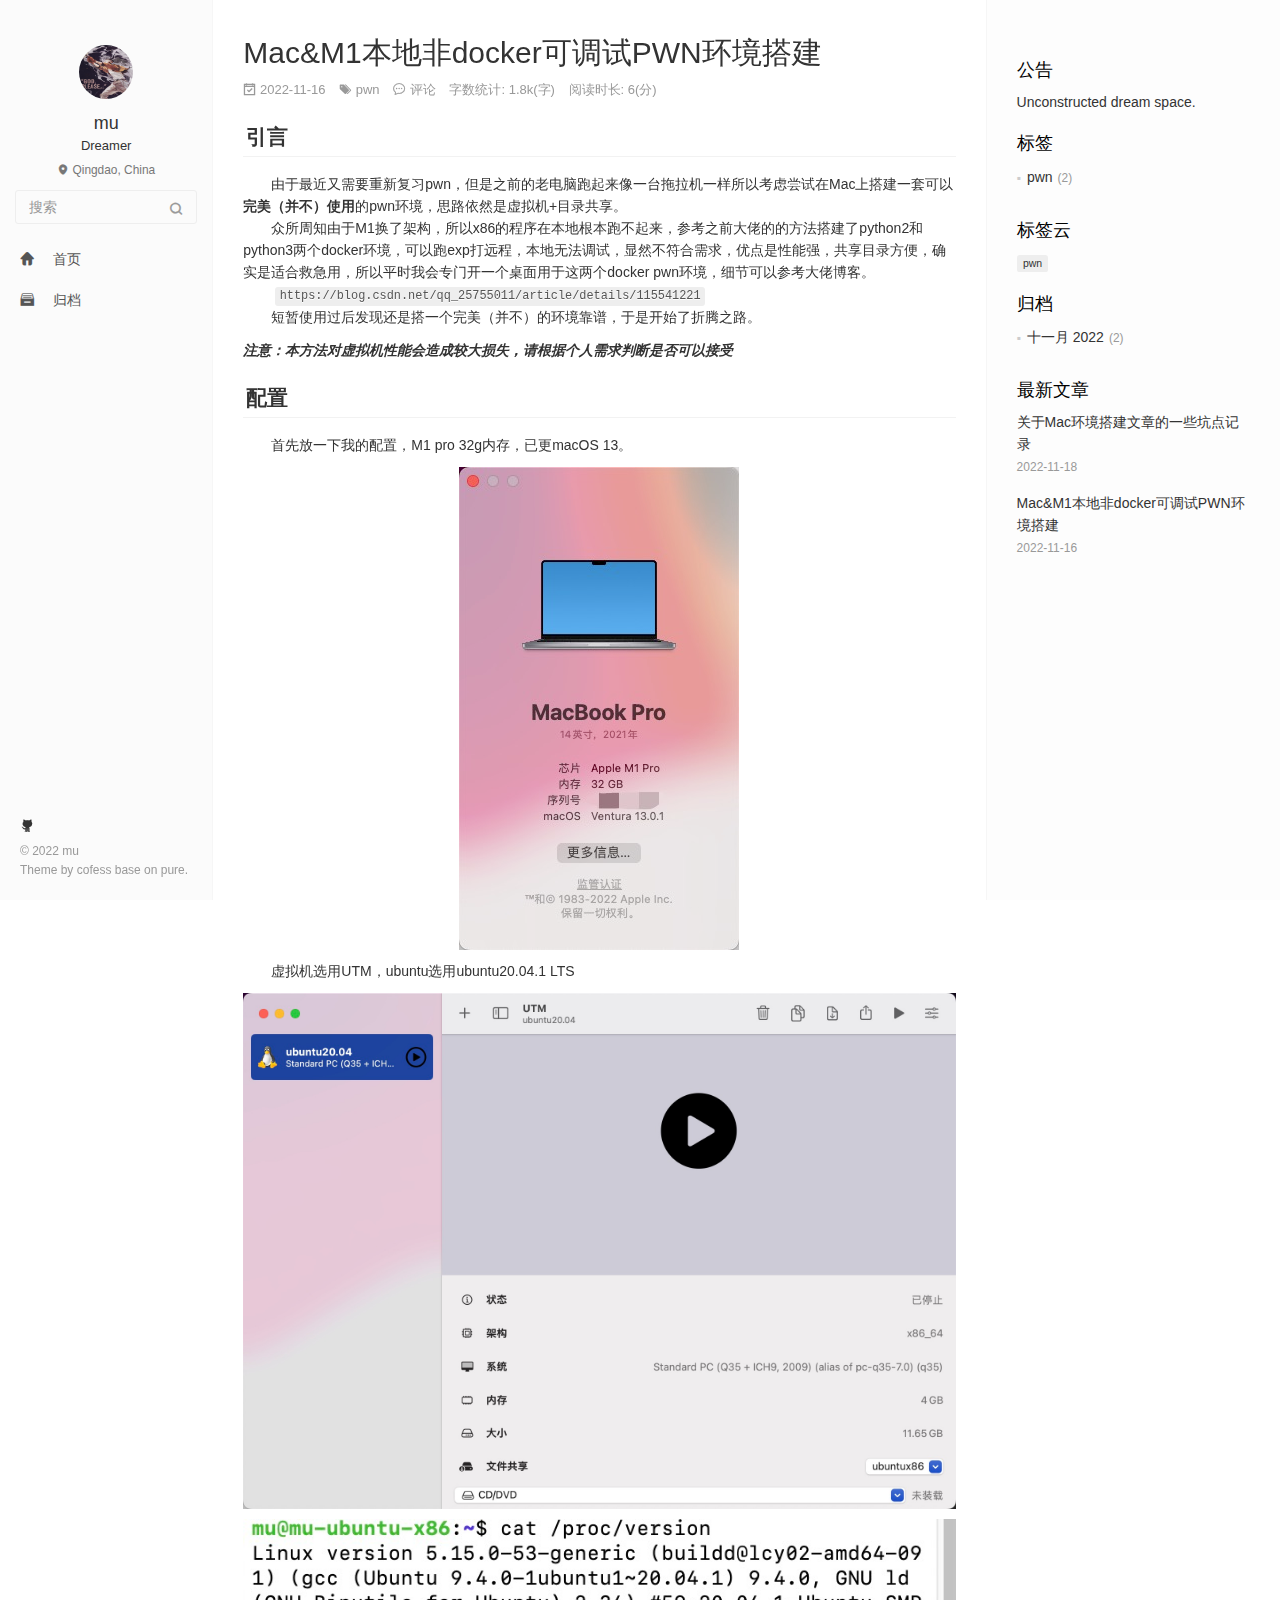
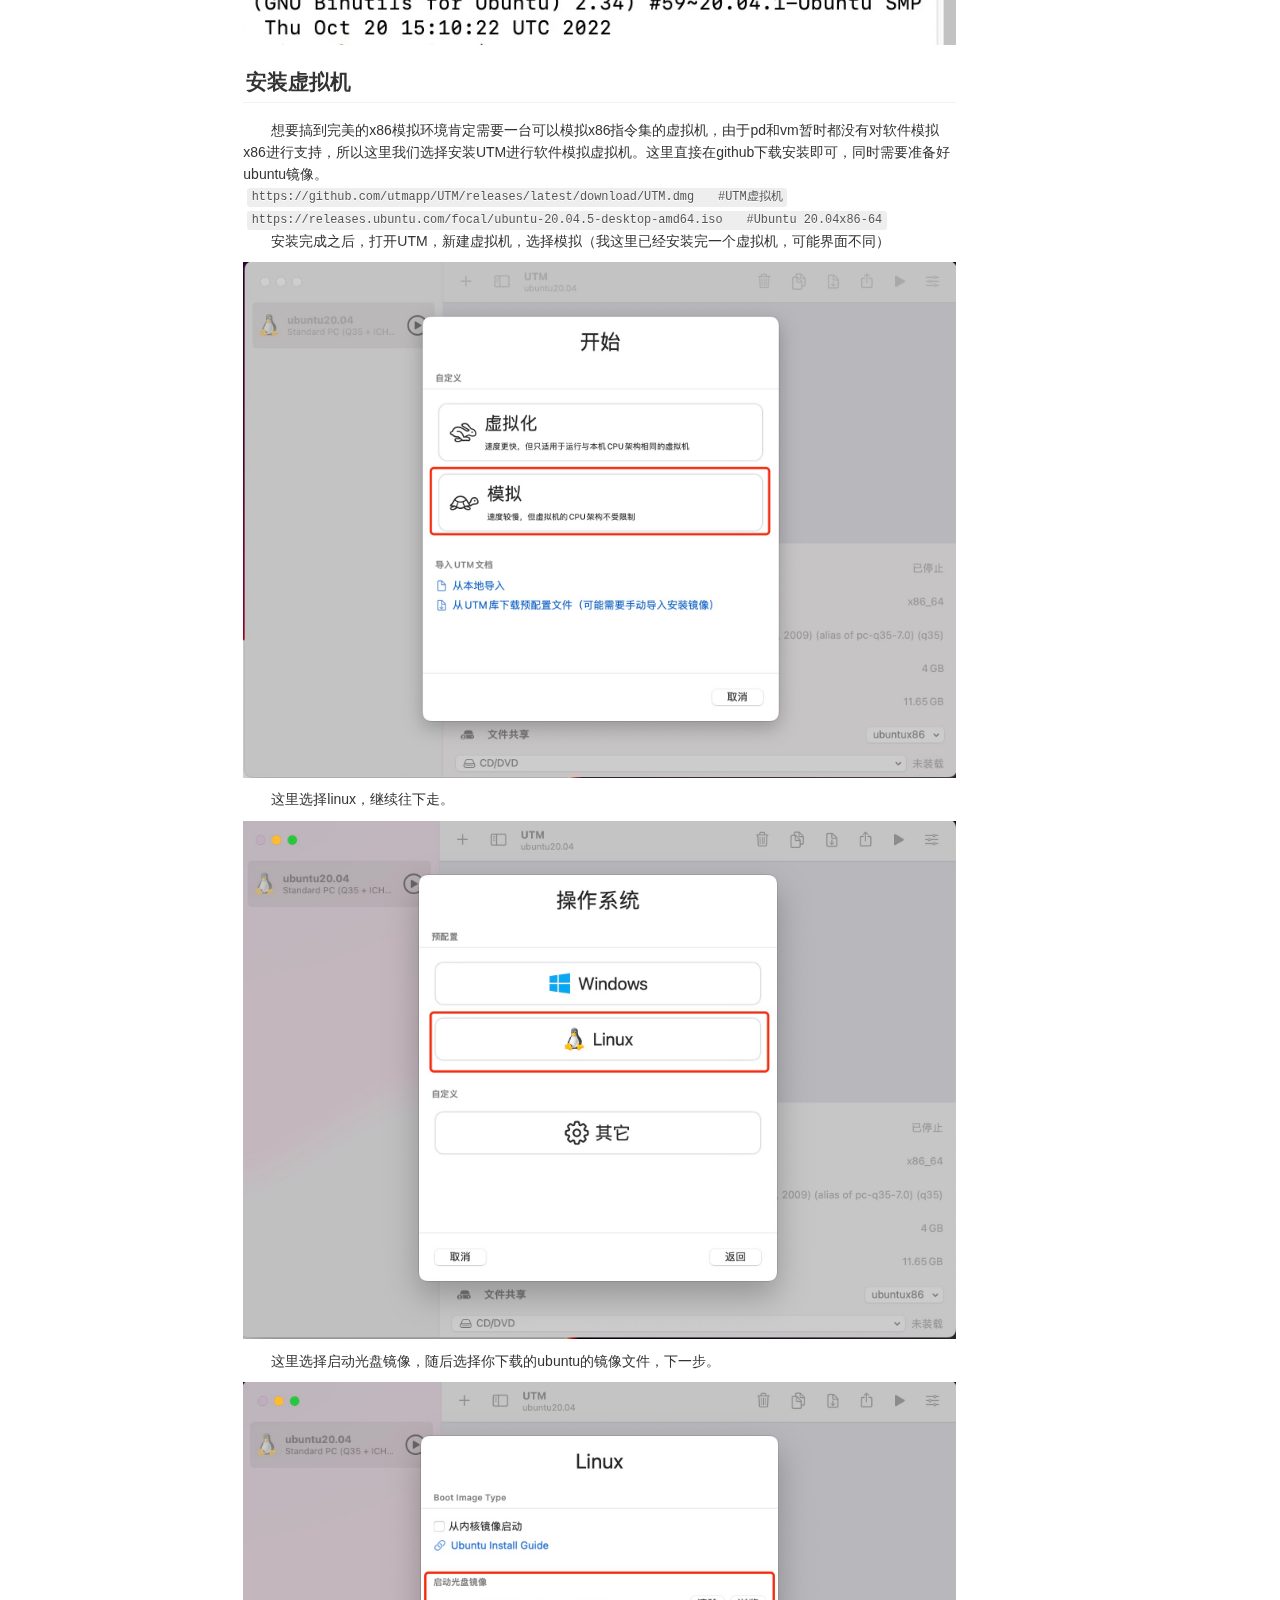
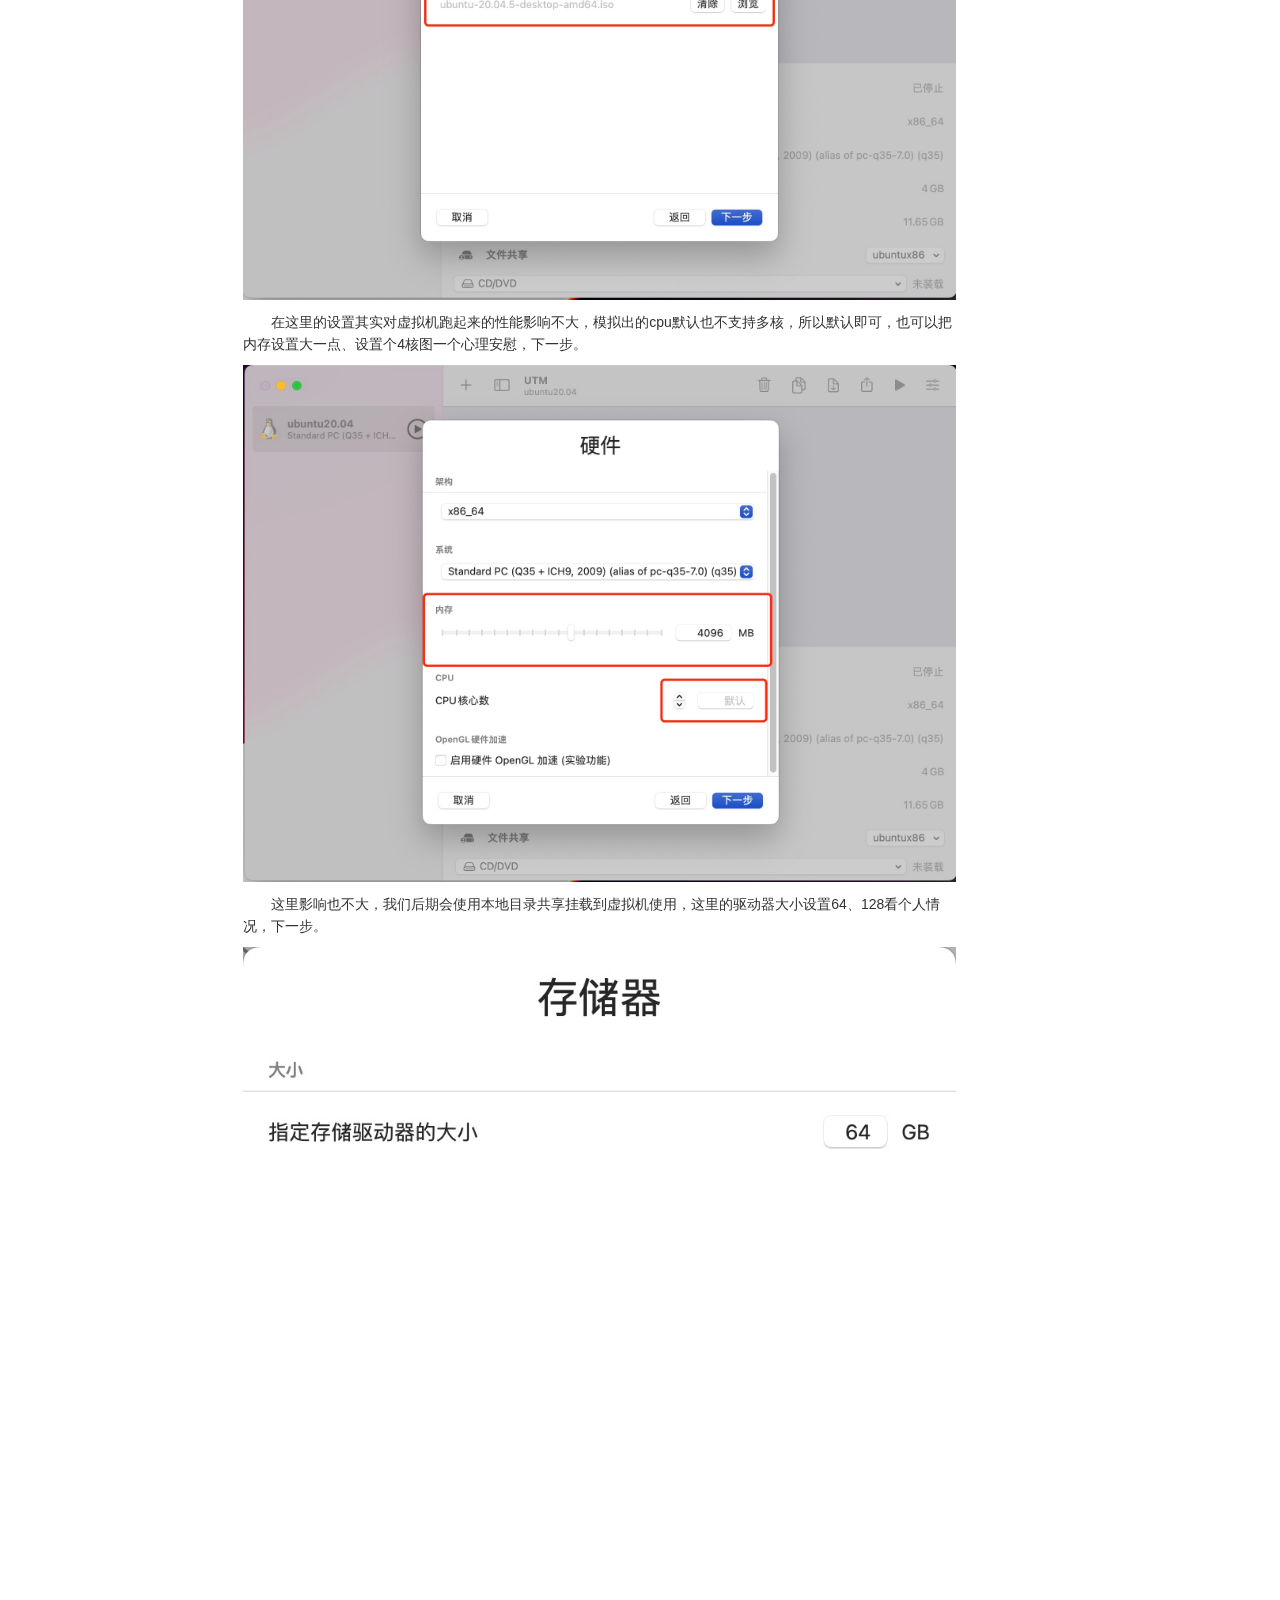
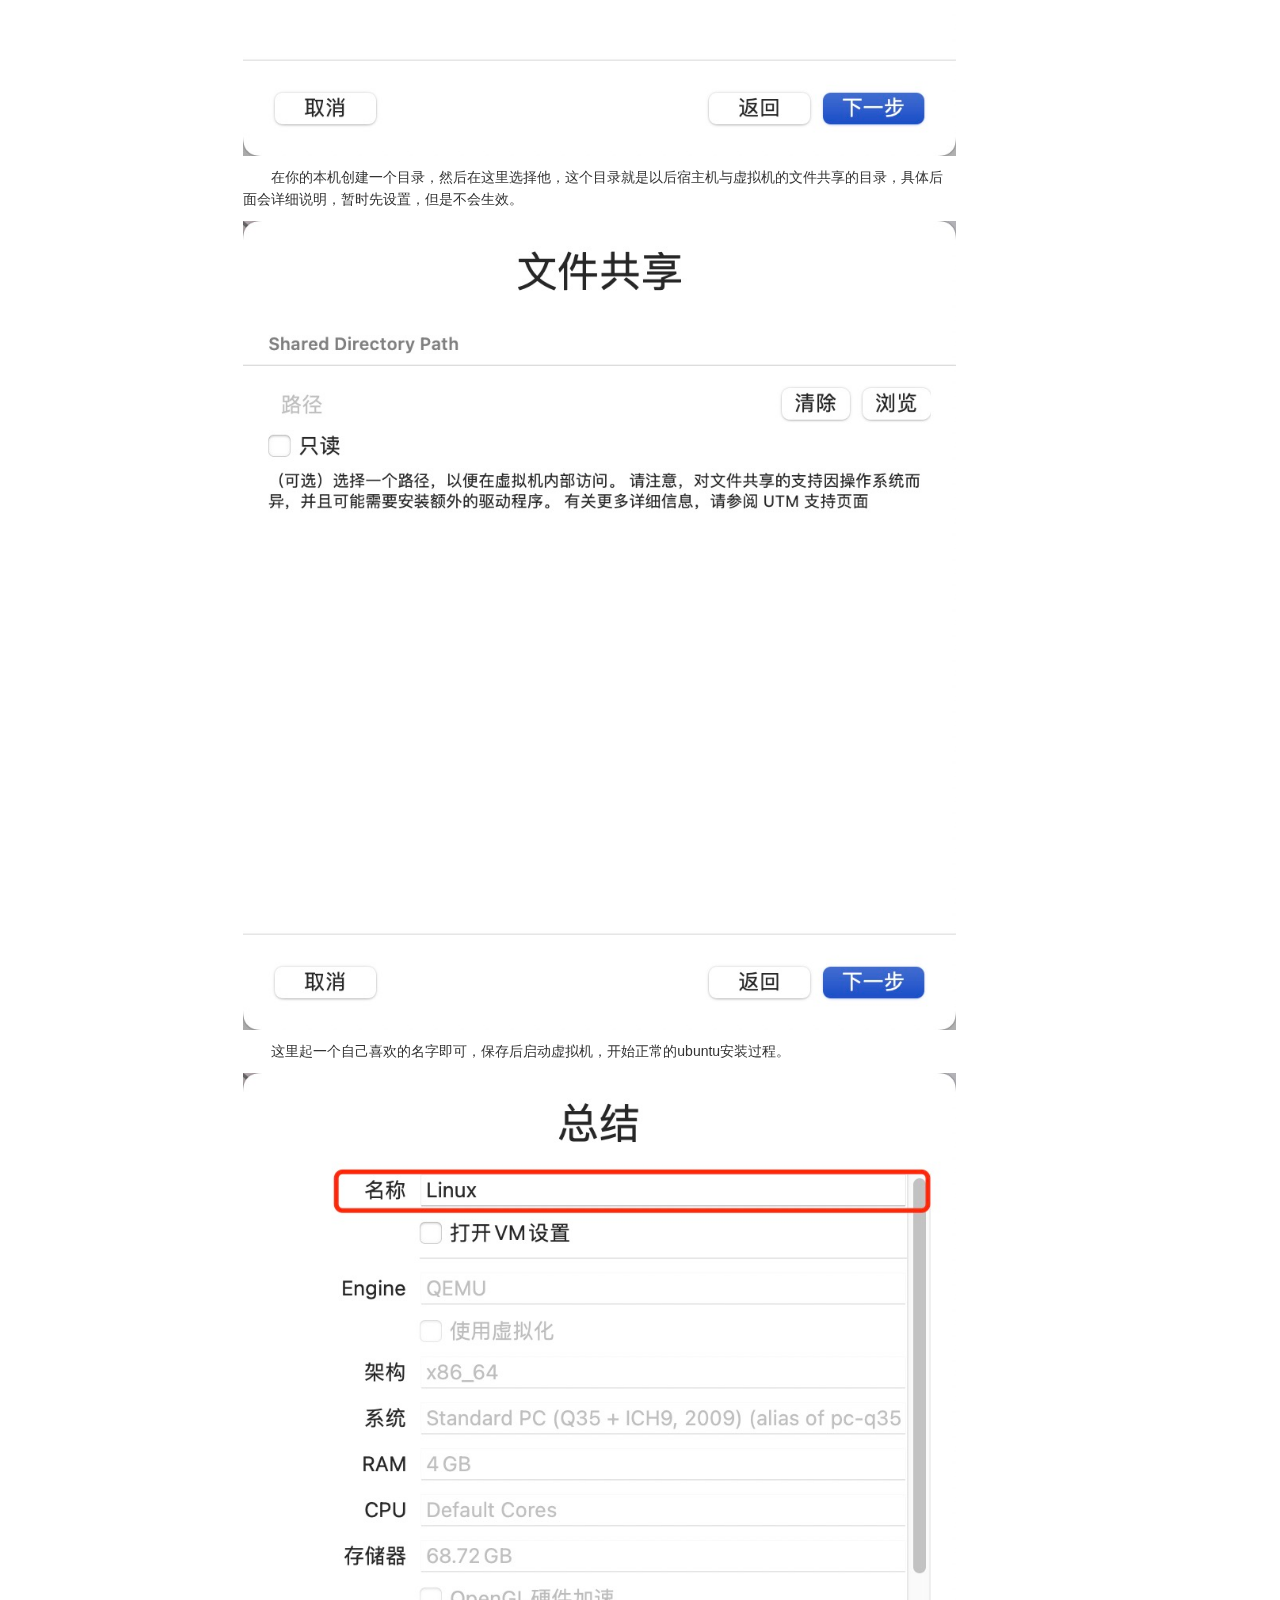
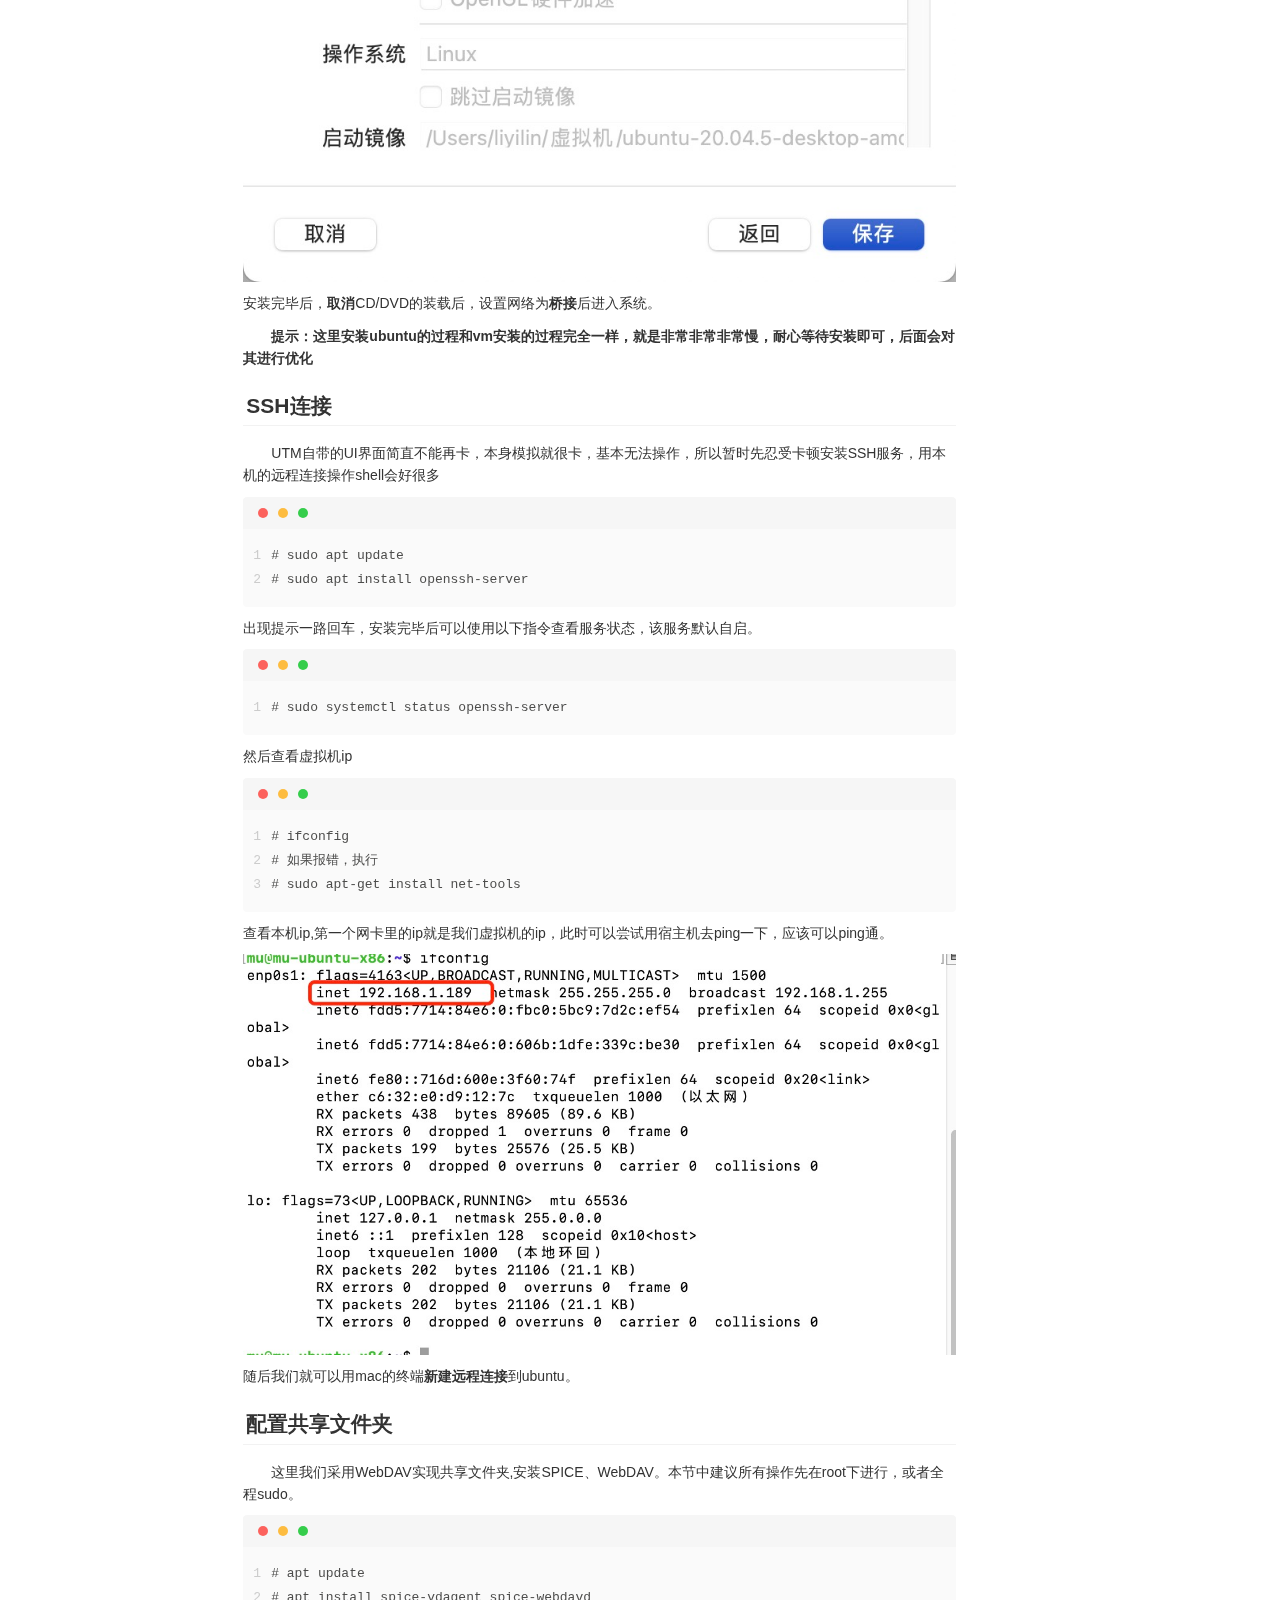
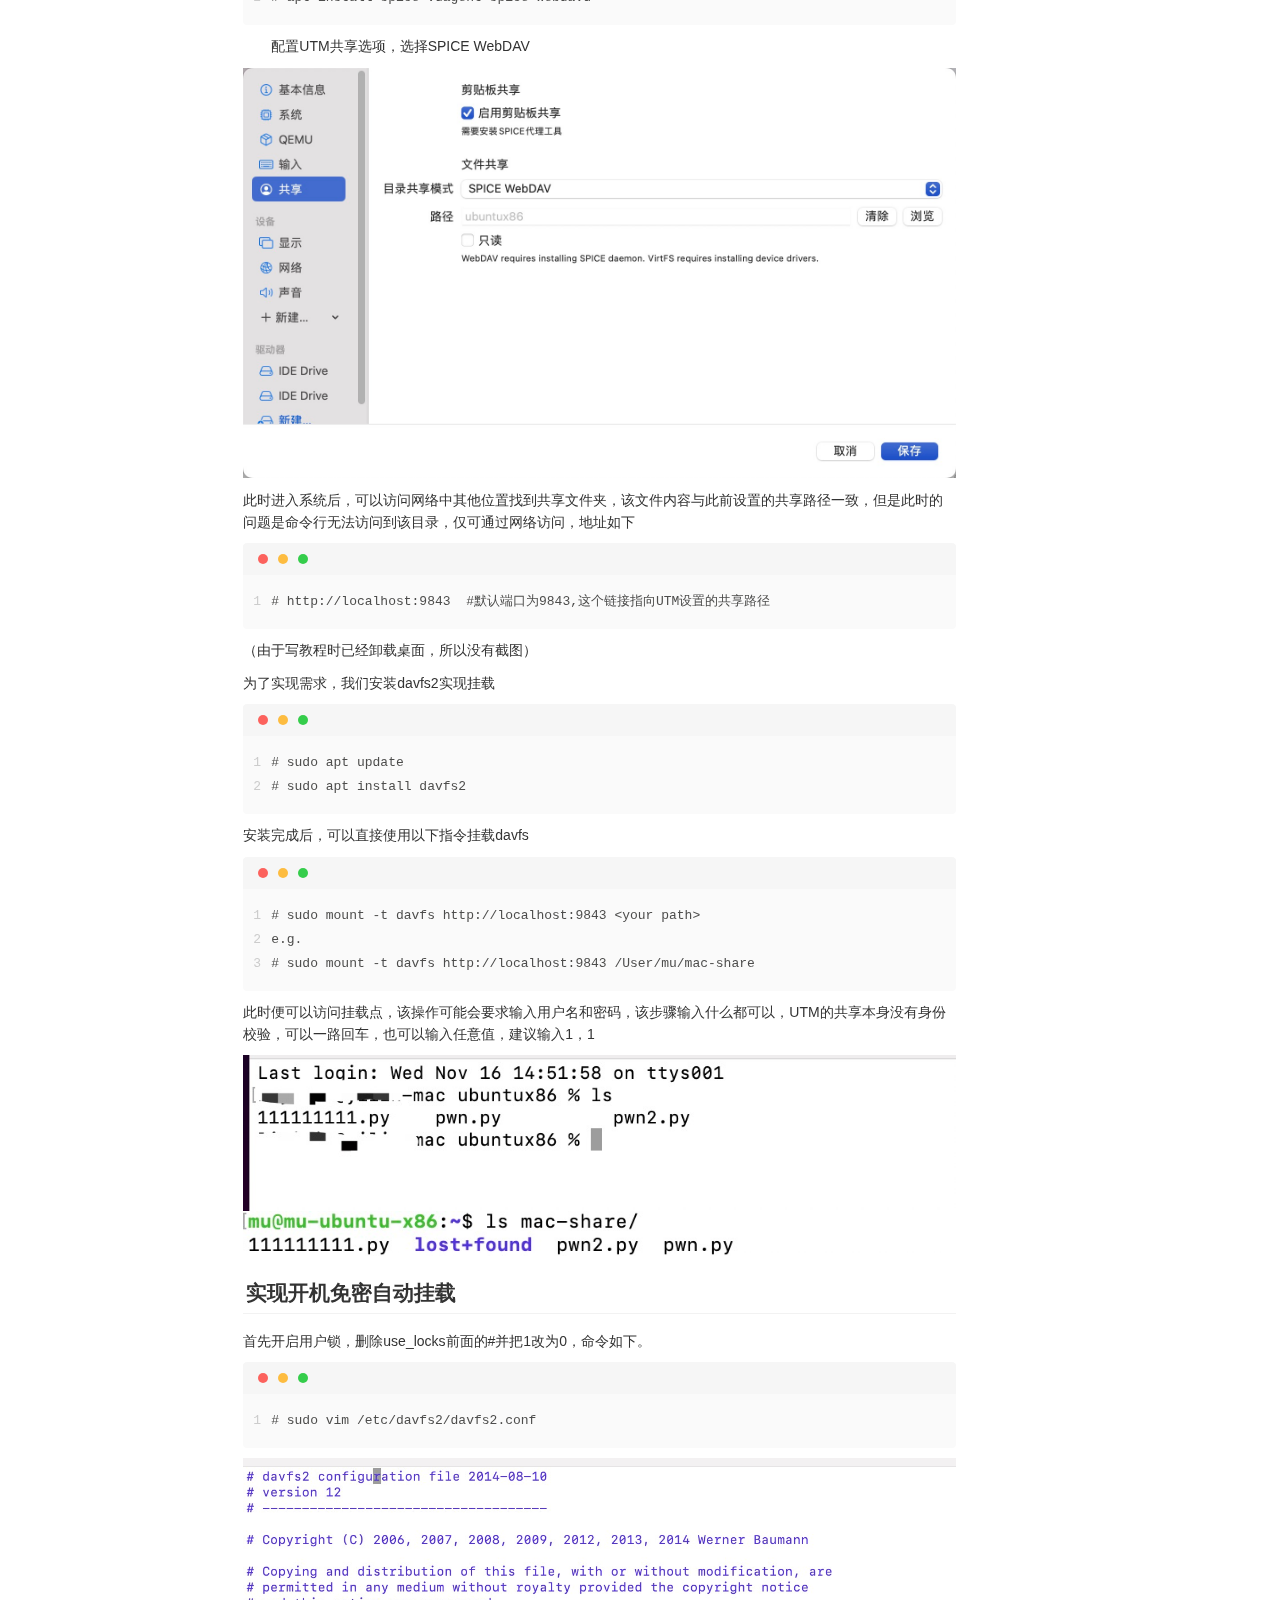
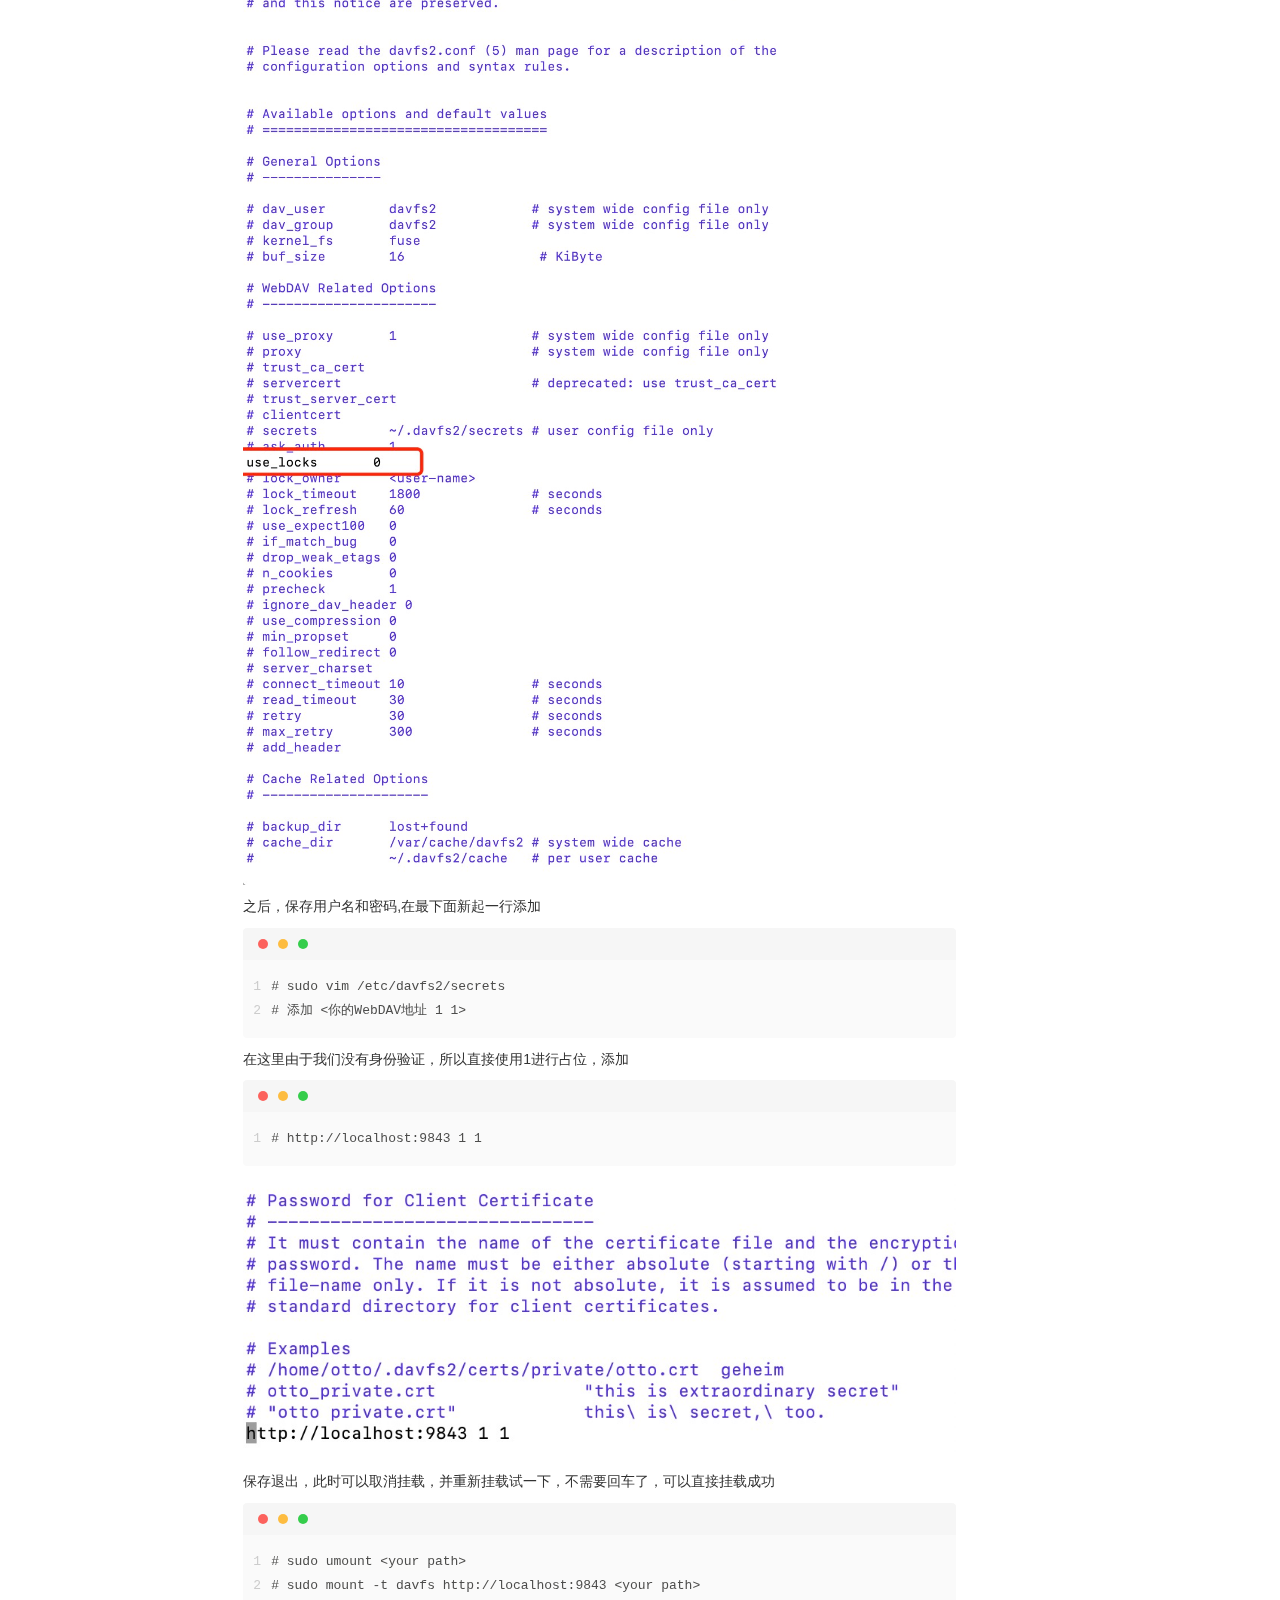
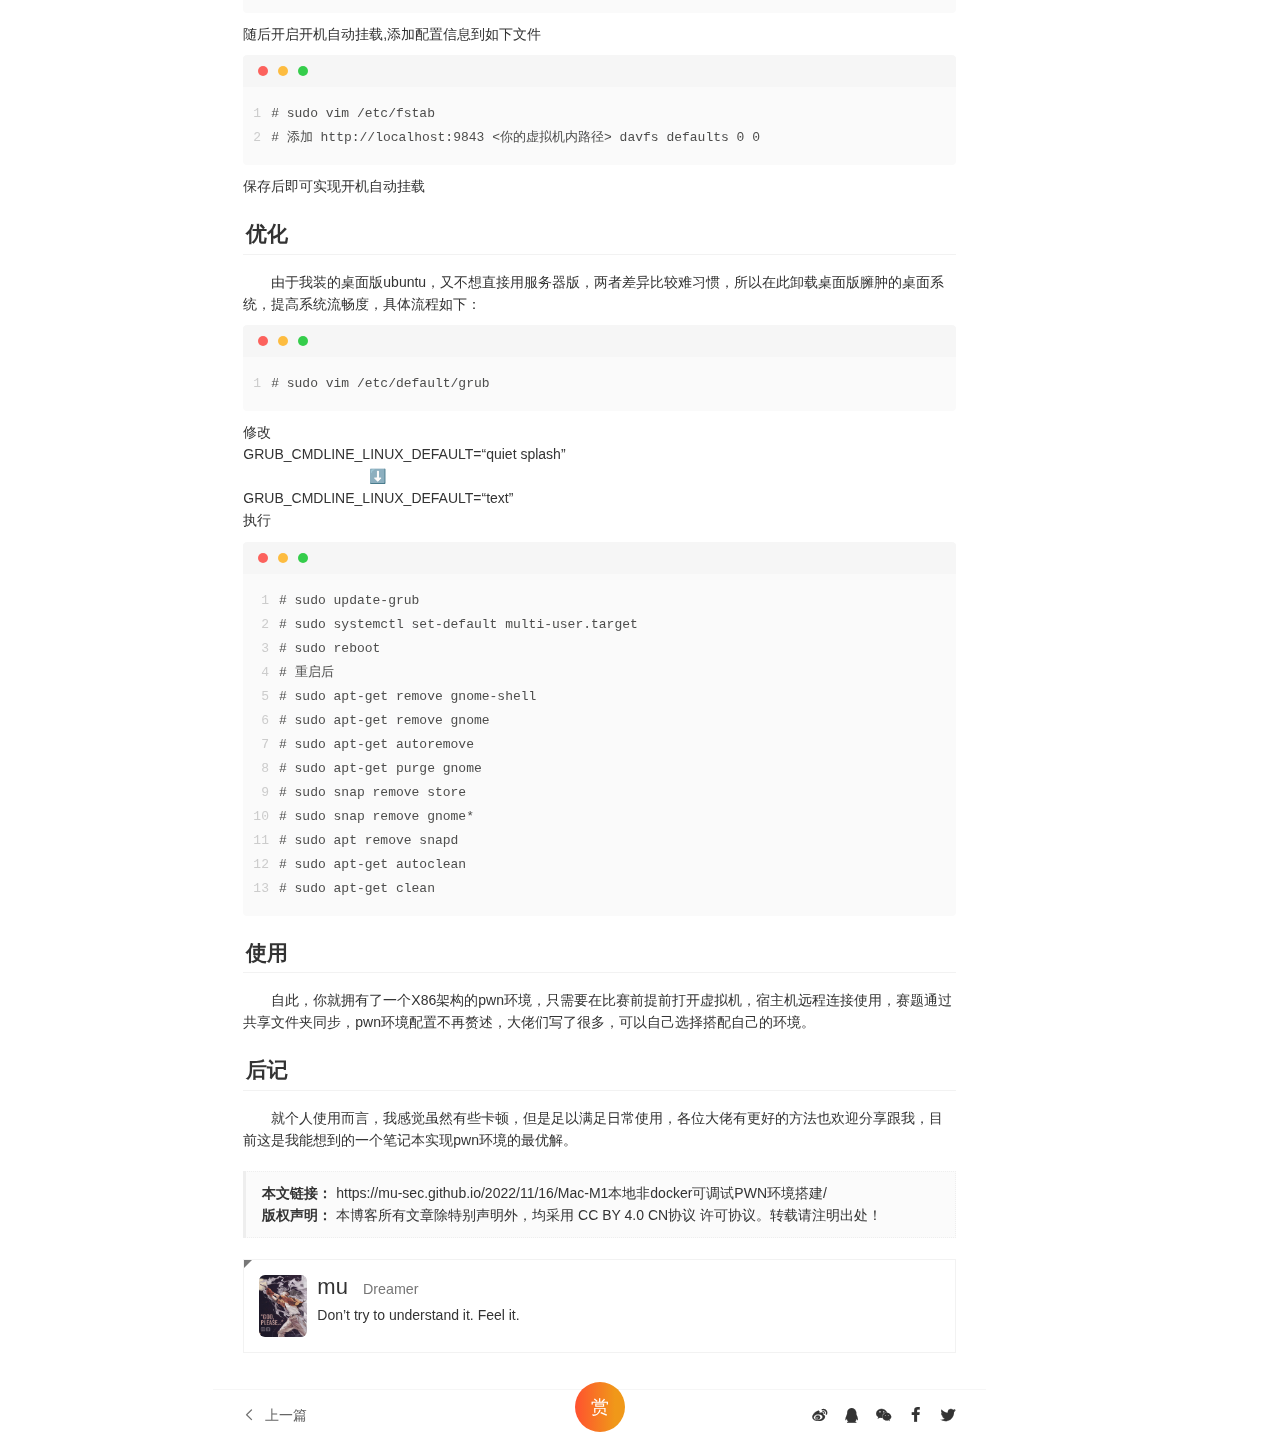
<file: 2022/11/16/Mac-M1本地非docker可调试PWN环境搭建/index.html>
<!DOCTYPE html>
<html lang=zh>
<head>
  <meta name="google-site-verification" content="53o10_YdcKB4Y8Hhy_6d2UwfhWKBbl9gcM3_3qrWIU0" />
  <meta charset="utf-8">
  
  <meta http-equiv="X-UA-Compatible" content="IE=edge,chrome=1">
  <meta name="viewport" content="width=device-width, initial-scale=1, maximum-scale=1, minimum-scale=1, user-scalable=no, minimal-ui">
  <meta name="renderer" content="webkit">
  <meta http-equiv="Cache-Control" content="no-transform" />
  <meta http-equiv="Cache-Control" content="no-siteapp" />
  <meta name="apple-mobile-web-app-capable" content="yes">
  <meta name="apple-mobile-web-app-status-bar-style" content="black">
  <meta name="format-detection" content="telephone=no,email=no,adress=no">
  <!-- Color theme for statusbar -->
  <meta name="theme-color" content="#000000" />
  <!-- 强制页面在当前窗口以独立页面显示,防止别人在框架里调用页面 -->
  <meta http-equiv="window-target" content="_top" />
  
  
  <title>Mac&amp;M1本地非docker可调试PWN环境搭建 | mu&#39;s blog</title>
  <meta name="description" content="引言　　由于最近又需要重新复习pwn，但是之前的老电脑跑起来像一台拖拉机一样所以考虑尝试在Mac上搭建一套可以完美（并不）使用的pwn环境，思路依然是虚拟机+目录共享。　　众所周知由于M1换了架构，所以x86的程序在本地根本跑不起来，参考之前大佬的的方法搭建了python2和python3两个docker环境，可以跑exp打远程，本地无法调试，显然不符合需求，优点是性能强，共享目录方便，确实是适合">
<meta property="og:type" content="article">
<meta property="og:title" content="Mac&amp;M1本地非docker可调试PWN环境搭建">
<meta property="og:url" content="https://mu-sec.github.io/2022/11/16/Mac-M1%E6%9C%AC%E5%9C%B0%E9%9D%9Edocker%E5%8F%AF%E8%B0%83%E8%AF%95PWN%E7%8E%AF%E5%A2%83%E6%90%AD%E5%BB%BA/index.html">
<meta property="og:site_name" content="Why am I such a vegetable?">
<meta property="og:description" content="引言　　由于最近又需要重新复习pwn，但是之前的老电脑跑起来像一台拖拉机一样所以考虑尝试在Mac上搭建一套可以完美（并不）使用的pwn环境，思路依然是虚拟机+目录共享。　　众所周知由于M1换了架构，所以x86的程序在本地根本跑不起来，参考之前大佬的的方法搭建了python2和python3两个docker环境，可以跑exp打远程，本地无法调试，显然不符合需求，优点是性能强，共享目录方便，确实是适合">
<meta property="og:locale" content="zh_CN">
<meta property="og:image" content="https://mu-sec.github.io/2022/11/16/Mac-M1%E6%9C%AC%E5%9C%B0%E9%9D%9Edocker%E5%8F%AF%E8%B0%83%E8%AF%95PWN%E7%8E%AF%E5%A2%83%E6%90%AD%E5%BB%BA/%E9%85%8D%E7%BD%AE.jpg">
<meta property="og:image" content="https://mu-sec.github.io/2022/11/16/Mac-M1%E6%9C%AC%E5%9C%B0%E9%9D%9Edocker%E5%8F%AF%E8%B0%83%E8%AF%95PWN%E7%8E%AF%E5%A2%83%E6%90%AD%E5%BB%BA/utm.jpg">
<meta property="og:image" content="https://mu-sec.github.io/2022/11/16/Mac-M1%E6%9C%AC%E5%9C%B0%E9%9D%9Edocker%E5%8F%AF%E8%B0%83%E8%AF%95PWN%E7%8E%AF%E5%A2%83%E6%90%AD%E5%BB%BA/ubuntu.jpg">
<meta property="og:image" content="https://mu-sec.github.io/2022/11/16/Mac-M1%E6%9C%AC%E5%9C%B0%E9%9D%9Edocker%E5%8F%AF%E8%B0%83%E8%AF%95PWN%E7%8E%AF%E5%A2%83%E6%90%AD%E5%BB%BA/UTM1.jpg">
<meta property="og:image" content="https://mu-sec.github.io/2022/11/16/Mac-M1%E6%9C%AC%E5%9C%B0%E9%9D%9Edocker%E5%8F%AF%E8%B0%83%E8%AF%95PWN%E7%8E%AF%E5%A2%83%E6%90%AD%E5%BB%BA/UTM2.jpg">
<meta property="og:image" content="https://mu-sec.github.io/2022/11/16/Mac-M1%E6%9C%AC%E5%9C%B0%E9%9D%9Edocker%E5%8F%AF%E8%B0%83%E8%AF%95PWN%E7%8E%AF%E5%A2%83%E6%90%AD%E5%BB%BA/UTM3.jpg">
<meta property="og:image" content="https://mu-sec.github.io/2022/11/16/Mac-M1%E6%9C%AC%E5%9C%B0%E9%9D%9Edocker%E5%8F%AF%E8%B0%83%E8%AF%95PWN%E7%8E%AF%E5%A2%83%E6%90%AD%E5%BB%BA/UTM4.jpg">
<meta property="og:image" content="https://mu-sec.github.io/2022/11/16/Mac-M1%E6%9C%AC%E5%9C%B0%E9%9D%9Edocker%E5%8F%AF%E8%B0%83%E8%AF%95PWN%E7%8E%AF%E5%A2%83%E6%90%AD%E5%BB%BA/UTM5.jpg">
<meta property="og:image" content="https://mu-sec.github.io/2022/11/16/Mac-M1%E6%9C%AC%E5%9C%B0%E9%9D%9Edocker%E5%8F%AF%E8%B0%83%E8%AF%95PWN%E7%8E%AF%E5%A2%83%E6%90%AD%E5%BB%BA/UTM6.jpg">
<meta property="og:image" content="https://mu-sec.github.io/2022/11/16/Mac-M1%E6%9C%AC%E5%9C%B0%E9%9D%9Edocker%E5%8F%AF%E8%B0%83%E8%AF%95PWN%E7%8E%AF%E5%A2%83%E6%90%AD%E5%BB%BA/UTM7.jpg">
<meta property="og:image" content="https://mu-sec.github.io/2022/11/16/Mac-M1%E6%9C%AC%E5%9C%B0%E9%9D%9Edocker%E5%8F%AF%E8%B0%83%E8%AF%95PWN%E7%8E%AF%E5%A2%83%E6%90%AD%E5%BB%BA/ip.jpg">
<meta property="og:image" content="https://mu-sec.github.io/2022/11/16/Mac-M1%E6%9C%AC%E5%9C%B0%E9%9D%9Edocker%E5%8F%AF%E8%B0%83%E8%AF%95PWN%E7%8E%AF%E5%A2%83%E6%90%AD%E5%BB%BA/UTM8.jpg">
<meta property="og:image" content="https://mu-sec.github.io/2022/11/16/Mac-M1%E6%9C%AC%E5%9C%B0%E9%9D%9Edocker%E5%8F%AF%E8%B0%83%E8%AF%95PWN%E7%8E%AF%E5%A2%83%E6%90%AD%E5%BB%BA/share1.jpg">
<meta property="og:image" content="https://mu-sec.github.io/2022/11/16/Mac-M1%E6%9C%AC%E5%9C%B0%E9%9D%9Edocker%E5%8F%AF%E8%B0%83%E8%AF%95PWN%E7%8E%AF%E5%A2%83%E6%90%AD%E5%BB%BA/share2.jpg">
<meta property="og:image" content="https://mu-sec.github.io/2022/11/16/Mac-M1%E6%9C%AC%E5%9C%B0%E9%9D%9Edocker%E5%8F%AF%E8%B0%83%E8%AF%95PWN%E7%8E%AF%E5%A2%83%E6%90%AD%E5%BB%BA/lock.jpg">
<meta property="og:image" content="https://mu-sec.github.io/2022/11/16/Mac-M1%E6%9C%AC%E5%9C%B0%E9%9D%9Edocker%E5%8F%AF%E8%B0%83%E8%AF%95PWN%E7%8E%AF%E5%A2%83%E6%90%AD%E5%BB%BA/pass.jpg">
<meta property="article:published_time" content="2022-11-16T09:16:57.000Z">
<meta property="article:modified_time" content="2022-11-16T10:14:31.563Z">
<meta property="article:author" content="mu">
<meta property="article:tag" content="pwn">
<meta name="twitter:card" content="summary">
<meta name="twitter:image" content="https://mu-sec.github.io/2022/11/16/Mac-M1%E6%9C%AC%E5%9C%B0%E9%9D%9Edocker%E5%8F%AF%E8%B0%83%E8%AF%95PWN%E7%8E%AF%E5%A2%83%E6%90%AD%E5%BB%BA/%E9%85%8D%E7%BD%AE.jpg">
  <!-- Canonical links -->
  <link rel="canonical" href="https://mu-sec.github.io/2022/11/16/Mac-M1%E6%9C%AC%E5%9C%B0%E9%9D%9Edocker%E5%8F%AF%E8%B0%83%E8%AF%95PWN%E7%8E%AF%E5%A2%83%E6%90%AD%E5%BB%BA/index.html">
  
    <link rel="alternate" href="/atom.xml" title="Why am I such a vegetable?" type="application/atom+xml">
  
  
    <link rel="icon" href="/mlogo.jpg" type="image/x-icon">
  
  
<link rel="stylesheet" href="/css/style.css">

  
  
  
  
<meta name="generator" content="Hexo 6.3.0"></head>


<body class="main-center" itemscope itemtype="http://schema.org/WebPage">
  <header class="header" itemscope itemtype="http://schema.org/WPHeader">
  <div class="slimContent">
    <div class="navbar-header">
      
      
      <div class="profile-block text-center">
        <a id="avatar" href="https://github.com/mu-sec" target="_blank">
          <img class="img-circle img-rotate" src="/images/nice.jpeg" width="200" height="200">
        </a>
        <h2 id="name" class="hidden-xs hidden-sm">mu</h2>
        <h3 id="title" class="hidden-xs hidden-sm hidden-md">Dreamer</h3>
        <small id="location" class="text-muted hidden-xs hidden-sm"><i class="icon icon-map-marker"></i> Qingdao, China</small>
      </div>
      
      <div class="search" id="search-form-wrap">

    <form class="search-form sidebar-form">
        <div class="input-group">
            <input type="text" class="search-form-input form-control" placeholder="搜索" />
            <span class="input-group-btn">
                <button type="submit" class="search-form-submit btn btn-flat" onclick="return false;"><i class="icon icon-search"></i></button>
            </span>
        </div>
    </form>
    <div class="ins-search">
  <div class="ins-search-mask"></div>
  <div class="ins-search-container">
    <div class="ins-input-wrapper">
      <input type="text" class="ins-search-input" placeholder="想要查找什么..." x-webkit-speech />
      <button type="button" class="close ins-close ins-selectable" data-dismiss="modal" aria-label="Close"><span aria-hidden="true">×</span></button>
    </div>
    <div class="ins-section-wrapper">
      <div class="ins-section-container"></div>
    </div>
  </div>
</div>


</div>
      <button class="navbar-toggle collapsed" type="button" data-toggle="collapse" data-target="#main-navbar" aria-controls="main-navbar" aria-expanded="false">
        <span class="sr-only">Toggle navigation</span>
        <span class="icon-bar"></span>
        <span class="icon-bar"></span>
        <span class="icon-bar"></span>
      </button>
    </div>
    <nav id="main-navbar" class="collapse navbar-collapse" itemscope itemtype="http://schema.org/SiteNavigationElement" role="navigation">
      <ul class="nav navbar-nav main-nav ">
        
        
        <li class="menu-item menu-item-home">
          <a href="/.">
            
            <i class="icon icon-home-fill"></i>
            
            <span class="menu-title">首页</span>
          </a>
        </li>
        
        
        <li class="menu-item menu-item-archives">
          <a href="/archives">
            
            <i class="icon icon-archives-fill"></i>
            
            <span class="menu-title">归档</span>
          </a>
        </li>
        
      </ul>
      
	
    <ul class="social-links">
    	
        <li><a href="https://github.com/mu-sec" target="_blank" title="Github" data-toggle=tooltip data-placement=top><i class="icon icon-github"></i></a></li>
        
    </ul>

    </nav>
  </div>
</header>

  
    <aside class="sidebar" itemscope itemtype="http://schema.org/WPSideBar">
  <div class="slimContent">
    
      <div class="widget">
    <h3 class="widget-title">公告</h3>
    <div class="widget-body">
        <div id="board">
            <div class="content">
                <p>Unconstructed dream space.</p>
            </div>
        </div>
    </div>
</div>

    
      

    
      
  <div class="widget">
    <h3 class="widget-title">标签</h3>
    <div class="widget-body">
      <ul class="tag-list" itemprop="keywords"><li class="tag-list-item"><a class="tag-list-link" href="/tags/pwn/" rel="tag">pwn</a><span class="tag-list-count">2</span></li></ul>
    </div>
  </div>


    
      
  <div class="widget">
    <h3 class="widget-title">标签云</h3>
    <div class="widget-body tagcloud">
      <a href="/tags/pwn/" style="font-size: 13px;">pwn</a>
    </div>
  </div>

    
      
  <div class="widget">
    <h3 class="widget-title">归档</h3>
    <div class="widget-body">
      <ul class="archive-list"><li class="archive-list-item"><a class="archive-list-link" href="/archives/2022/11/">十一月 2022</a><span class="archive-list-count">2</span></li></ul>
    </div>
  </div>


    
      
  <div class="widget">
    <h3 class="widget-title">最新文章</h3>
    <div class="widget-body">
      <ul class="recent-post-list list-unstyled no-thumbnail">
        
          <li>
            
            <div class="item-inner">
              <p class="item-category">
                
              </p>
              <p class="item-title">
                <a href="/2022/11/18/%E5%85%B3%E4%BA%8EMac%E7%8E%AF%E5%A2%83%E6%90%AD%E5%BB%BA%E6%96%87%E7%AB%A0%E7%9A%84%E4%B8%80%E4%BA%9B%E5%9D%91%E7%82%B9%E8%AE%B0%E5%BD%95/" class="title">关于Mac环境搭建文章的一些坑点记录</a>
              </p>
              <p class="item-date">
                <time datetime="2022-11-18T11:07:02.000Z" itemprop="datePublished">2022-11-18</time>
              </p>
            </div>
          </li>
          
          <li>
            
            <div class="item-inner">
              <p class="item-category">
                
              </p>
              <p class="item-title">
                <a href="/2022/11/16/Mac-M1%E6%9C%AC%E5%9C%B0%E9%9D%9Edocker%E5%8F%AF%E8%B0%83%E8%AF%95PWN%E7%8E%AF%E5%A2%83%E6%90%AD%E5%BB%BA/" class="title">Mac&amp;M1本地非docker可调试PWN环境搭建</a>
              </p>
              <p class="item-date">
                <time datetime="2022-11-16T09:16:57.000Z" itemprop="datePublished">2022-11-16</time>
              </p>
            </div>
          </li>
          
      </ul>
    </div>
  </div>
  

    
  </div>
</aside>

  
  
<main class="main" role="main">
  <div class="content">
  <article id="post-Mac-M1本地非docker可调试PWN环境搭建" class="article article-type-post" itemscope itemtype="http://schema.org/BlogPosting">
    
    <div class="article-header">
      
        
  
    <h1 class="article-title" itemprop="name">
      Mac&amp;M1本地非docker可调试PWN环境搭建
    </h1>
  

      
      <div class="article-meta">
        <span class="article-date">
    <i class="icon icon-calendar-check"></i>
	<a href="/2022/11/16/Mac-M1%E6%9C%AC%E5%9C%B0%E9%9D%9Edocker%E5%8F%AF%E8%B0%83%E8%AF%95PWN%E7%8E%AF%E5%A2%83%E6%90%AD%E5%BB%BA/" class="article-date">
	  <time datetime="2022-11-16T09:16:57.000Z" itemprop="datePublished">2022-11-16</time>
	</a>
</span>
        
        
  <span class="article-tag">
    <i class="icon icon-tags"></i>
	<a class="article-tag-link-link" href="/tags/pwn/" rel="tag">pwn</a>
  </span>


        

        <span class="post-comment"><i class="icon icon-comment"></i> <a href="/2022/11/16/Mac-M1%E6%9C%AC%E5%9C%B0%E9%9D%9Edocker%E5%8F%AF%E8%B0%83%E8%AF%95PWN%E7%8E%AF%E5%A2%83%E6%90%AD%E5%BB%BA/#comments" class="article-comment-link">评论</a></span>
        
	
		<span class="post-wordcount hidden-xs" itemprop="wordCount">字数统计: 1.8k(字)</span>
	
	
		<span class="post-readcount hidden-xs" itemprop="timeRequired">阅读时长: 6(分)</span>
	

      </div>
    </div>
    <div class="article-entry marked-body" itemprop="articleBody">
      
        <h2 id="引言"><a href="#引言" class="headerlink" title="引言"></a>引言</h2><p>　　由于最近又需要重新复习pwn，但是之前的老电脑跑起来像一台拖拉机一样所以考虑尝试在Mac上搭建一套可以<strong>完美（并不）使用</strong>的pwn环境，思路依然是虚拟机+目录共享。<br>　　众所周知由于M1换了架构，所以x86的程序在本地根本跑不起来，参考之前大佬的的方法搭建了python2和python3两个docker环境，可以跑exp打远程，本地无法调试，显然不符合需求，优点是性能强，共享目录方便，确实是适合救急用，所以平时我会专门开一个桌面用于这两个docker pwn环境，细节可以参考大佬博客。<br>　　<code>https://blog.csdn.net/qq_25755011/article/details/115541221</code><br>　　短暂使用过后发现还是搭一个完美（并不）的环境靠谱，于是开始了折腾之路。</p>
<p><em><strong>注意：本方法对虚拟机性能会造成较大损失，请根据个人需求判断是否可以接受</strong></em></p>
<h2 id="配置"><a href="#配置" class="headerlink" title="配置"></a>配置</h2><p>　　首先放一下我的配置，M1 pro 32g内存，已更macOS 13。</p>
<div align="center">

<p><img src="/2022/11/16/Mac-M1%E6%9C%AC%E5%9C%B0%E9%9D%9Edocker%E5%8F%AF%E8%B0%83%E8%AF%95PWN%E7%8E%AF%E5%A2%83%E6%90%AD%E5%BB%BA/%E9%85%8D%E7%BD%AE.jpg"></p>
</div>

<p>　　虚拟机选用UTM，ubuntu选用ubuntu20.04.1 LTS</p>
<div align="center">

<p><img src="/2022/11/16/Mac-M1%E6%9C%AC%E5%9C%B0%E9%9D%9Edocker%E5%8F%AF%E8%B0%83%E8%AF%95PWN%E7%8E%AF%E5%A2%83%E6%90%AD%E5%BB%BA/utm.jpg"></p>
</div>

<div align="center">

<p><img src="/2022/11/16/Mac-M1%E6%9C%AC%E5%9C%B0%E9%9D%9Edocker%E5%8F%AF%E8%B0%83%E8%AF%95PWN%E7%8E%AF%E5%A2%83%E6%90%AD%E5%BB%BA/ubuntu.jpg"></p>
</div>


<h2 id="安装虚拟机"><a href="#安装虚拟机" class="headerlink" title="安装虚拟机"></a>安装虚拟机</h2><p>　　想要搞到完美的x86模拟环境肯定需要一台可以模拟x86指令集的虚拟机，由于pd和vm暂时都没有对软件模拟x86进行支持，所以这里我们选择安装UTM进行软件模拟虚拟机。这里直接在github下载安装即可，同时需要准备好ubuntu镜像。<br><code>https://github.com/utmapp/UTM/releases/latest/download/UTM.dmg　　#UTM虚拟机</code><br><code>https://releases.ubuntu.com/focal/ubuntu-20.04.5-desktop-amd64.iso　　#Ubuntu 20.04x86-64</code><br>　　安装完成之后，打开UTM，新建虚拟机，选择模拟（我这里已经安装完一个虚拟机，可能界面不同）  </p>
<div align="center">

<p><img src="/2022/11/16/Mac-M1%E6%9C%AC%E5%9C%B0%E9%9D%9Edocker%E5%8F%AF%E8%B0%83%E8%AF%95PWN%E7%8E%AF%E5%A2%83%E6%90%AD%E5%BB%BA/UTM1.jpg"></p>
</div>  

<p>　　这里选择linux，继续往下走。</p>
<div align="center">

<p><img src="/2022/11/16/Mac-M1%E6%9C%AC%E5%9C%B0%E9%9D%9Edocker%E5%8F%AF%E8%B0%83%E8%AF%95PWN%E7%8E%AF%E5%A2%83%E6%90%AD%E5%BB%BA/UTM2.jpg"></p>
</div> 

<p>　　这里选择启动光盘镜像，随后选择你下载的ubuntu的镜像文件，下一步。</p>
<div align="center">

<p><img src="/2022/11/16/Mac-M1%E6%9C%AC%E5%9C%B0%E9%9D%9Edocker%E5%8F%AF%E8%B0%83%E8%AF%95PWN%E7%8E%AF%E5%A2%83%E6%90%AD%E5%BB%BA/UTM3.jpg"></p>
</div> 

<p>　　在这里的设置其实对虚拟机跑起来的性能影响不大，模拟出的cpu默认也不支持多核，所以默认即可，也可以把内存设置大一点、设置个4核图一个心理安慰，下一步。</p>
<div align="center">

<p><img src="/2022/11/16/Mac-M1%E6%9C%AC%E5%9C%B0%E9%9D%9Edocker%E5%8F%AF%E8%B0%83%E8%AF%95PWN%E7%8E%AF%E5%A2%83%E6%90%AD%E5%BB%BA/UTM4.jpg"></p>
</div> 

<p>　　这里影响也不大，我们后期会使用本地目录共享挂载到虚拟机使用，这里的驱动器大小设置64、128看个人情况，下一步。</p>
<div align="center">

<p><img src="/2022/11/16/Mac-M1%E6%9C%AC%E5%9C%B0%E9%9D%9Edocker%E5%8F%AF%E8%B0%83%E8%AF%95PWN%E7%8E%AF%E5%A2%83%E6%90%AD%E5%BB%BA/UTM5.jpg"></p>
</div>

<p>　　在你的本机创建一个目录，然后在这里选择他，这个目录就是以后宿主机与虚拟机的文件共享的目录，具体后面会详细说明，暂时先设置，但是不会生效。</p>
<div align="center">

<p><img src="/2022/11/16/Mac-M1%E6%9C%AC%E5%9C%B0%E9%9D%9Edocker%E5%8F%AF%E8%B0%83%E8%AF%95PWN%E7%8E%AF%E5%A2%83%E6%90%AD%E5%BB%BA/UTM6.jpg"></p>
</div> 

<p>　　这里起一个自己喜欢的名字即可，保存后启动虚拟机，开始正常的ubuntu安装过程。</p>
<div align="center">

<p><img src="/2022/11/16/Mac-M1%E6%9C%AC%E5%9C%B0%E9%9D%9Edocker%E5%8F%AF%E8%B0%83%E8%AF%95PWN%E7%8E%AF%E5%A2%83%E6%90%AD%E5%BB%BA/UTM7.jpg"></p>
</div> 

<p>安装完毕后，<strong>取消</strong>CD&#x2F;DVD的装载后，设置网络为<strong>桥接</strong>后进入系统。</p>
<p>　　<strong>提示：这里安装ubuntu的过程和vm安装的过程完全一样，就是非常非常非常慢，耐心等待安装即可，后面会对其进行优化</strong></p>
<h2 id="SSH连接"><a href="#SSH连接" class="headerlink" title="SSH连接"></a>SSH连接</h2><p>　　UTM自带的UI界面简直不能再卡，本身模拟就很卡，基本无法操作，所以暂时先忍受卡顿安装SSH服务，用本机的远程连接操作shell会好很多</p>
<figure class="highlight plaintext"><table><tr><td class="gutter"><pre><span class="line">1</span><br><span class="line">2</span><br></pre></td><td class="code"><pre><span class="line"># sudo apt update</span><br><span class="line"># sudo apt install openssh-server</span><br></pre></td></tr></table></figure>
<p>出现提示一路回车，安装完毕后可以使用以下指令查看服务状态，该服务默认自启。</p>
<figure class="highlight plaintext"><table><tr><td class="gutter"><pre><span class="line">1</span><br></pre></td><td class="code"><pre><span class="line"># sudo systemctl status openssh-server</span><br></pre></td></tr></table></figure>
<p>然后查看虚拟机ip</p>
<figure class="highlight plaintext"><table><tr><td class="gutter"><pre><span class="line">1</span><br><span class="line">2</span><br><span class="line">3</span><br></pre></td><td class="code"><pre><span class="line"># ifconfig </span><br><span class="line"># 如果报错，执行</span><br><span class="line"># sudo apt-get install net-tools</span><br></pre></td></tr></table></figure>
<p>查看本机ip,第一个网卡里的ip就是我们虚拟机的ip，此时可以尝试用宿主机去ping一下，应该可以ping通。</p>
<div align="center">

<p><img src="/2022/11/16/Mac-M1%E6%9C%AC%E5%9C%B0%E9%9D%9Edocker%E5%8F%AF%E8%B0%83%E8%AF%95PWN%E7%8E%AF%E5%A2%83%E6%90%AD%E5%BB%BA/ip.jpg"></p>
</div> 

<p>随后我们就可以用mac的终端<strong>新建远程连接</strong>到ubuntu。</p>
<h2 id="配置共享文件夹"><a href="#配置共享文件夹" class="headerlink" title="配置共享文件夹"></a>配置共享文件夹</h2><p>　　这里我们采用WebDAV实现共享文件夹,安装SPICE、WebDAV。本节中建议所有操作先在root下进行，或者全程sudo。</p>
<figure class="highlight plaintext"><table><tr><td class="gutter"><pre><span class="line">1</span><br><span class="line">2</span><br></pre></td><td class="code"><pre><span class="line"># apt update</span><br><span class="line"># apt install spice-vdagent spice-webdavd </span><br></pre></td></tr></table></figure>
<p>　　配置UTM共享选项，选择SPICE WebDAV</p>
<div align="center">

<p><img src="/2022/11/16/Mac-M1%E6%9C%AC%E5%9C%B0%E9%9D%9Edocker%E5%8F%AF%E8%B0%83%E8%AF%95PWN%E7%8E%AF%E5%A2%83%E6%90%AD%E5%BB%BA/UTM8.jpg"></p>
</div> 

<p>此时进入系统后，可以访问网络中其他位置找到共享文件夹，该文件内容与此前设置的共享路径一致，但是此时的问题是命令行无法访问到该目录，仅可通过网络访问，地址如下</p>
<figure class="highlight plaintext"><table><tr><td class="gutter"><pre><span class="line">1</span><br></pre></td><td class="code"><pre><span class="line"># http://localhost:9843  #默认端口为9843,这个链接指向UTM设置的共享路径</span><br></pre></td></tr></table></figure>
<p>（由于写教程时已经卸载桌面，所以没有截图）</p>
<p>为了实现需求，我们安装davfs2实现挂载</p>
<figure class="highlight plaintext"><table><tr><td class="gutter"><pre><span class="line">1</span><br><span class="line">2</span><br></pre></td><td class="code"><pre><span class="line"># sudo apt update</span><br><span class="line"># sudo apt install davfs2</span><br></pre></td></tr></table></figure>
<p>安装完成后，可以直接使用以下指令挂载davfs</p>
<figure class="highlight plaintext"><table><tr><td class="gutter"><pre><span class="line">1</span><br><span class="line">2</span><br><span class="line">3</span><br></pre></td><td class="code"><pre><span class="line"># sudo mount -t davfs http://localhost:9843 &lt;your path&gt;</span><br><span class="line">e.g. </span><br><span class="line"># sudo mount -t davfs http://localhost:9843 /User/mu/mac-share</span><br></pre></td></tr></table></figure>
<p>此时便可以访问挂载点，该操作可能会要求输入用户名和密码，该步骤输入什么都可以，UTM的共享本身没有身份校验，可以一路回车，也可以输入任意值，建议输入1，1</p>
<div align="center">

<p><img src="/2022/11/16/Mac-M1%E6%9C%AC%E5%9C%B0%E9%9D%9Edocker%E5%8F%AF%E8%B0%83%E8%AF%95PWN%E7%8E%AF%E5%A2%83%E6%90%AD%E5%BB%BA/share1.jpg"><br><img src="/2022/11/16/Mac-M1%E6%9C%AC%E5%9C%B0%E9%9D%9Edocker%E5%8F%AF%E8%B0%83%E8%AF%95PWN%E7%8E%AF%E5%A2%83%E6%90%AD%E5%BB%BA/share2.jpg"></p>
</div> 

<h2 id="实现开机免密自动挂载"><a href="#实现开机免密自动挂载" class="headerlink" title="实现开机免密自动挂载"></a>实现开机免密自动挂载</h2><p>首先开启用户锁，删除use_locks前面的#并把1改为0，命令如下。</p>
<figure class="highlight plaintext"><table><tr><td class="gutter"><pre><span class="line">1</span><br></pre></td><td class="code"><pre><span class="line"># sudo vim /etc/davfs2/davfs2.conf</span><br></pre></td></tr></table></figure>
<div align="center">

<p><img src="/2022/11/16/Mac-M1%E6%9C%AC%E5%9C%B0%E9%9D%9Edocker%E5%8F%AF%E8%B0%83%E8%AF%95PWN%E7%8E%AF%E5%A2%83%E6%90%AD%E5%BB%BA/lock.jpg"></p>
</div> 

<p>之后，保存用户名和密码,在最下面新起一行添加</p>
<figure class="highlight plaintext"><table><tr><td class="gutter"><pre><span class="line">1</span><br><span class="line">2</span><br></pre></td><td class="code"><pre><span class="line"># sudo vim /etc/davfs2/secrets</span><br><span class="line"># 添加 &lt;你的WebDAV地址 1 1&gt;</span><br></pre></td></tr></table></figure>
<p>在这里由于我们没有身份验证，所以直接使用1进行占位，添加  </p>
<figure class="highlight plaintext"><table><tr><td class="gutter"><pre><span class="line">1</span><br></pre></td><td class="code"><pre><span class="line"># http://localhost:9843 1 1</span><br></pre></td></tr></table></figure>

<div align="center">

<p><img src="/2022/11/16/Mac-M1%E6%9C%AC%E5%9C%B0%E9%9D%9Edocker%E5%8F%AF%E8%B0%83%E8%AF%95PWN%E7%8E%AF%E5%A2%83%E6%90%AD%E5%BB%BA/pass.jpg"></p>
</div> 

<p>保存退出，此时可以取消挂载，并重新挂载试一下，不需要回车了，可以直接挂载成功</p>
<figure class="highlight plaintext"><table><tr><td class="gutter"><pre><span class="line">1</span><br><span class="line">2</span><br></pre></td><td class="code"><pre><span class="line"># sudo umount &lt;your path&gt;</span><br><span class="line"># sudo mount -t davfs http://localhost:9843 &lt;your path&gt;</span><br></pre></td></tr></table></figure>
<p>随后开启开机自动挂载,添加配置信息到如下文件</p>
<figure class="highlight plaintext"><table><tr><td class="gutter"><pre><span class="line">1</span><br><span class="line">2</span><br></pre></td><td class="code"><pre><span class="line"># sudo vim /etc/fstab</span><br><span class="line"># 添加 http://localhost:9843 &lt;你的虚拟机内路径&gt; davfs defaults 0 0</span><br></pre></td></tr></table></figure>
<p>保存后即可实现开机自动挂载</p>
<h2 id="优化"><a href="#优化" class="headerlink" title="优化"></a>优化</h2><p>　　由于我装的桌面版ubuntu，又不想直接用服务器版，两者差异比较难习惯，所以在此卸载桌面版臃肿的桌面系统，提高系统流畅度，具体流程如下：</p>
<figure class="highlight plaintext"><table><tr><td class="gutter"><pre><span class="line">1</span><br></pre></td><td class="code"><pre><span class="line"># sudo vim /etc/default/grub</span><br></pre></td></tr></table></figure>
<p>修改<br>GRUB_CMDLINE_LINUX_DEFAULT&#x3D;“quiet splash”<br>　　　　　　　　　⬇️<br>GRUB_CMDLINE_LINUX_DEFAULT&#x3D;“text”<br>执行</p>
<figure class="highlight plaintext"><table><tr><td class="gutter"><pre><span class="line">1</span><br><span class="line">2</span><br><span class="line">3</span><br><span class="line">4</span><br><span class="line">5</span><br><span class="line">6</span><br><span class="line">7</span><br><span class="line">8</span><br><span class="line">9</span><br><span class="line">10</span><br><span class="line">11</span><br><span class="line">12</span><br><span class="line">13</span><br></pre></td><td class="code"><pre><span class="line"># sudo update-grub</span><br><span class="line"># sudo systemctl set-default multi-user.target</span><br><span class="line"># sudo reboot</span><br><span class="line"># 重启后</span><br><span class="line"># sudo apt-get remove gnome-shell</span><br><span class="line"># sudo apt-get remove gnome</span><br><span class="line"># sudo apt-get autoremove</span><br><span class="line"># sudo apt-get purge gnome</span><br><span class="line"># sudo snap remove store</span><br><span class="line"># sudo snap remove gnome*</span><br><span class="line"># sudo apt remove snapd</span><br><span class="line"># sudo apt-get autoclean</span><br><span class="line"># sudo apt-get clean</span><br></pre></td></tr></table></figure>
<h2 id="使用"><a href="#使用" class="headerlink" title="使用"></a>使用</h2><p>　　自此，你就拥有了一个X86架构的pwn环境，只需要在比赛前提前打开虚拟机，宿主机远程连接使用，赛题通过共享文件夹同步，pwn环境配置不再赘述，大佬们写了很多，可以自己选择搭配自己的环境。</p>
<h2 id="后记"><a href="#后记" class="headerlink" title="后记"></a>后记</h2><p>　　就个人使用而言，我感觉虽然有些卡顿，但是足以满足日常使用，各位大佬有更好的方法也欢迎分享跟我，目前这是我能想到的一个笔记本实现pwn环境的最优解。</p>

      
    </div>
    <div class="article-footer">
      <blockquote class="mt-2x">
  <ul class="post-copyright list-unstyled">
    
    <li class="post-copyright-link hidden-xs">
      <strong>本文链接：</strong>
      <a href="https://mu-sec.github.io/2022/11/16/Mac-M1%E6%9C%AC%E5%9C%B0%E9%9D%9Edocker%E5%8F%AF%E8%B0%83%E8%AF%95PWN%E7%8E%AF%E5%A2%83%E6%90%AD%E5%BB%BA/" title="Mac&amp;M1本地非docker可调试PWN环境搭建" target="_blank" rel="external">https://mu-sec.github.io/2022/11/16/Mac-M1本地非docker可调试PWN环境搭建/</a>
    </li>
    
    <li class="post-copyright-license">
      <strong>版权声明： </strong> 本博客所有文章除特别声明外，均采用 <a href="http://creativecommons.org/licenses/by/4.0/deed.zh" target="_blank" rel="external">CC BY 4.0 CN协议</a> 许可协议。转载请注明出处！
    </li>
  </ul>
</blockquote>


<div class="panel panel-default panel-badger">
  <div class="panel-body">
    <figure class="media">
      <div class="media-left">
        <a href="https://github.com/mu-sec" target="_blank" class="img-burn thumb-sm visible-lg">
          <img src="/images/nice.jpeg" class="img-rounded w-full" alt="">
        </a>
      </div>
      <div class="media-body">
        <h3 class="media-heading"><a href="https://github.com/mu-sec" target="_blank"><span class="text-dark">mu</span><small class="ml-1x">Dreamer</small></a></h3>
        <div>Don’t try to understand it. Feel it.</div>
      </div>
    </figure>
  </div>
</div>


    </div>
  </article>
  
    
  <section id="comments">
  	
      <div id="disqus_thread">
        <noscript>Please enable JavaScript to view the <a target="_blank" rel="noopener" href="//disqus.com/?ref_noscript">comments powered by Disqus.</a></noscript>
      </div>
    
  </section>


  
</div>

  <nav class="bar bar-footer clearfix" data-stick-bottom>
  <div class="bar-inner">
  
  <ul class="pager pull-left">
    
    <li class="prev">
      <a href="/2022/11/18/%E5%85%B3%E4%BA%8EMac%E7%8E%AF%E5%A2%83%E6%90%AD%E5%BB%BA%E6%96%87%E7%AB%A0%E7%9A%84%E4%B8%80%E4%BA%9B%E5%9D%91%E7%82%B9%E8%AE%B0%E5%BD%95/" title="关于Mac环境搭建文章的一些坑点记录"><i class="icon icon-angle-left" aria-hidden="true"></i><span>&nbsp;&nbsp;上一篇</span></a>
    </li>
    
    
    
  </ul>
  
  
  <!-- Button trigger modal -->
  <button type="button" class="btn btn-fancy btn-donate pop-onhover bg-gradient-warning" data-toggle="modal" data-target="#donateModal"><span>赏</span></button>
  <!-- <div class="wave-icon wave-icon-danger btn-donate" data-toggle="modal" data-target="#donateModal">
    <div class="wave-circle"><span class="icon"><i class="icon icon-bill"></i></span></div>
  </div> -->
  
  
  <div class="bar-right">
    
    <div class="share-component" data-sites="weibo,qq,wechat,facebook,twitter" data-mobile-sites="weibo,qq,qzone"></div>
    
  </div>
  </div>
</nav>
  
<!-- Modal -->
<div class="modal modal-center modal-small modal-xs-full fade" id="donateModal" tabindex="-1" role="dialog">
  <div class="modal-dialog" role="document">
    <div class="modal-content donate">
      <button type="button" class="close" data-dismiss="modal" aria-label="Close"><span aria-hidden="true">&times;</span></button>
      <div class="modal-body">
        <div class="donate-box">
          <div class="donate-head">
            <p>感谢您的支持，我会继续努力的!</p>
          </div>
          <div class="tab-content">
            <div role="tabpanel" class="tab-pane fade active in" id="alipay">
              <div class="donate-payimg">
                <img src="/images/donate/alipay.jpeg" alt="扫码支持" title="扫一扫" />
              </div>
              <p class="text-muted mv">扫码打赏，你说多少就多少</p>
              <p class="text-grey">打开支付宝扫一扫，即可进行扫码打赏哦</p>
            </div>
            <div role="tabpanel" class="tab-pane fade" id="wechatpay">
              <div class="donate-payimg">
                <img src="/images/donate/weixinpay.jpeg" alt="扫码支持" title="扫一扫" />
              </div>
              <p class="text-muted mv">扫码打赏，你说多少就多少</p>
              <p class="text-grey">打开微信扫一扫，即可进行扫码打赏哦</p>
            </div>
          </div>
          <div class="donate-footer">
            <ul class="nav nav-tabs nav-justified" role="tablist">
              <li role="presentation" class="active">
                <a href="#alipay" id="alipay-tab" role="tab" data-toggle="tab" aria-controls="alipay" aria-expanded="true"><i class="icon icon-alipay"></i> 支付宝</a>
              </li>
              <li role="presentation" class="">
                <a href="#wechatpay" role="tab" id="wechatpay-tab" data-toggle="tab" aria-controls="wechatpay" aria-expanded="false"><i class="icon icon-wepay"></i> 微信支付</a>
              </li>
            </ul>
          </div>
        </div>
      </div>
    </div>
  </div>
</div>



</main>

  <footer class="footer" itemscope itemtype="http://schema.org/WPFooter">
	
	
    <ul class="social-links">
    	
        <li><a href="https://github.com/mu-sec" target="_blank" title="Github" data-toggle=tooltip data-placement=top><i class="icon icon-github"></i></a></li>
        
    </ul>

    <div class="copyright">
    	
        &copy; 2022 mu
        
        <div class="publishby">
        	Theme by <a href="https://github.com/cofess" target="_blank"> cofess </a>base on <a href="https://github.com/cofess/hexo-theme-pure" target="_blank">pure</a>.
        </div>
    </div>
</footer>
  <script src="//cdn.jsdelivr.net/npm/jquery@1.12.4/dist/jquery.min.js"></script>
<script>
window.jQuery || document.write('<script src="js/jquery.min.js"><\/script>')
</script>

<script src="/js/plugin.min.js"></script>


<script src="/js/application.js"></script>


    <script>
(function (window) {
    var INSIGHT_CONFIG = {
        TRANSLATION: {
            POSTS: '文章',
            PAGES: '页面',
            CATEGORIES: '分类',
            TAGS: '标签',
            UNTITLED: '(未命名)',
        },
        ROOT_URL: '/',
        CONTENT_URL: '/content.json',
    };
    window.INSIGHT_CONFIG = INSIGHT_CONFIG;
})(window);
</script>

<script src="/js/insight.js"></script>






   




   
    
    <script defer>
    var disqus_config = function () {
        
            this.page.url = 'https://mu-sec.github.io/2022/11/16/Mac-M1%E6%9C%AC%E5%9C%B0%E9%9D%9Edocker%E5%8F%AF%E8%B0%83%E8%AF%95PWN%E7%8E%AF%E5%A2%83%E6%90%AD%E5%BB%BA/';
        
        this.page.identifier = 'Mac-M1本地非docker可调试PWN环境搭建';
    };
    (function() { 
        var d = document, s = d.createElement('script');  
        s.src = '//' + '' + '.disqus.com/embed.js';
        s.setAttribute('data-timestamp', +new Date());
        (d.head || d.body).appendChild(s);
    })();
</script>








</body>
</html>
</file>
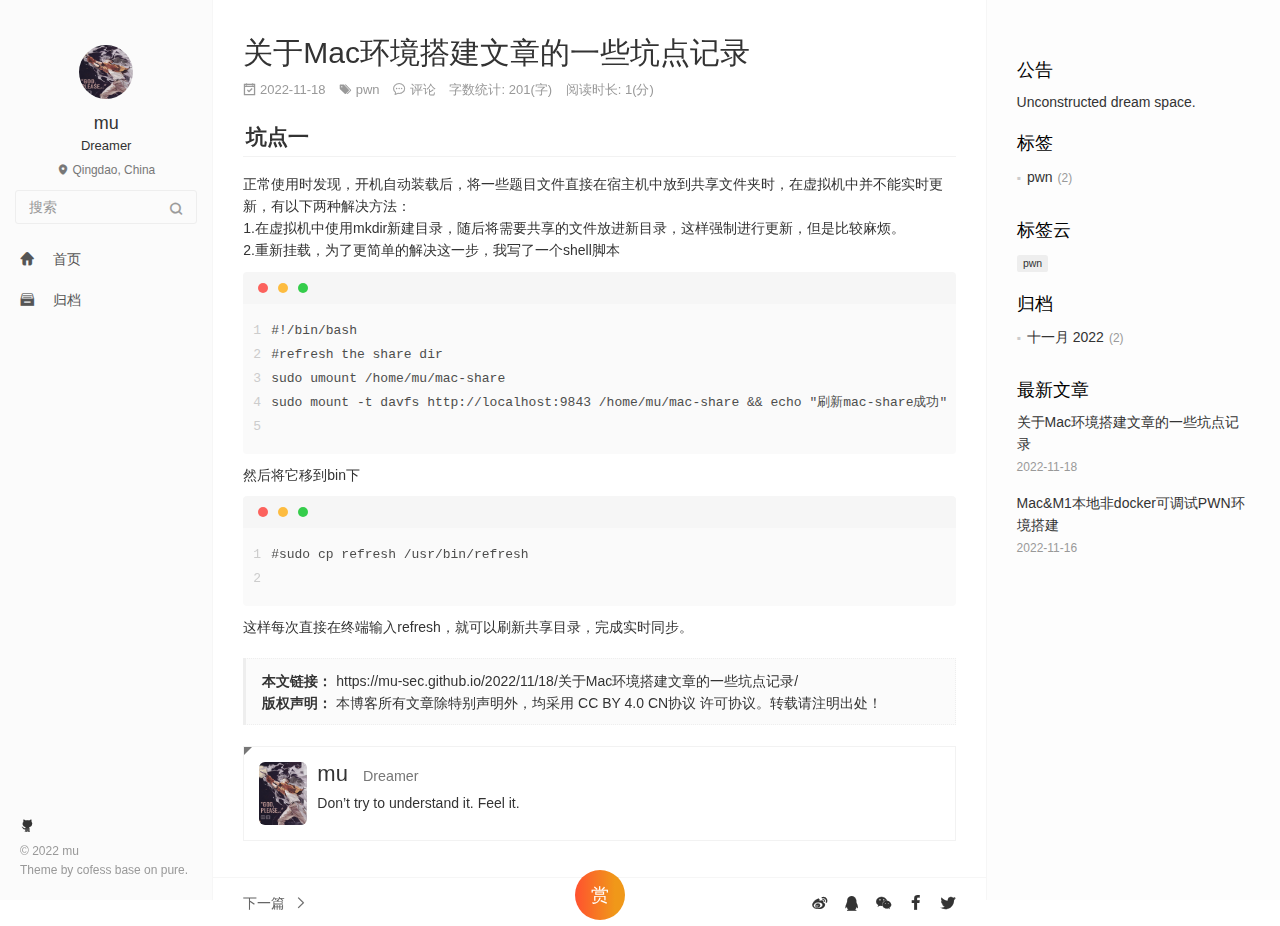
<file: 2022/11/18/关于Mac环境搭建文章的一些坑点记录/index.html>
<!DOCTYPE html>
<html lang=zh>
<head>
  <meta name="google-site-verification" content="53o10_YdcKB4Y8Hhy_6d2UwfhWKBbl9gcM3_3qrWIU0" />
  <meta charset="utf-8">
  
  <meta http-equiv="X-UA-Compatible" content="IE=edge,chrome=1">
  <meta name="viewport" content="width=device-width, initial-scale=1, maximum-scale=1, minimum-scale=1, user-scalable=no, minimal-ui">
  <meta name="renderer" content="webkit">
  <meta http-equiv="Cache-Control" content="no-transform" />
  <meta http-equiv="Cache-Control" content="no-siteapp" />
  <meta name="apple-mobile-web-app-capable" content="yes">
  <meta name="apple-mobile-web-app-status-bar-style" content="black">
  <meta name="format-detection" content="telephone=no,email=no,adress=no">
  <!-- Color theme for statusbar -->
  <meta name="theme-color" content="#000000" />
  <!-- 强制页面在当前窗口以独立页面显示,防止别人在框架里调用页面 -->
  <meta http-equiv="window-target" content="_top" />
  
  
  <title>关于Mac环境搭建文章的一些坑点记录 | mu&#39;s blog</title>
  <meta name="description" content="坑点一正常使用时发现，开机自动装载后，将一些题目文件直接在宿主机中放到共享文件夹时，在虚拟机中并不能实时更新，有以下两种解决方法：1.在虚拟机中使用mkdir新建目录，随后将需要共享的文件放进新目录，这样强制进行更新，但是比较麻烦。2.重新挂载，为了更简单的解决这一步，我写了一个shell脚本 12345#!&#x2F;bin&#x2F;bash#refresh the share dirsudo umount &#x2F;h">
<meta property="og:type" content="article">
<meta property="og:title" content="关于Mac环境搭建文章的一些坑点记录">
<meta property="og:url" content="https://mu-sec.github.io/2022/11/18/%E5%85%B3%E4%BA%8EMac%E7%8E%AF%E5%A2%83%E6%90%AD%E5%BB%BA%E6%96%87%E7%AB%A0%E7%9A%84%E4%B8%80%E4%BA%9B%E5%9D%91%E7%82%B9%E8%AE%B0%E5%BD%95/index.html">
<meta property="og:site_name" content="Why am I such a vegetable?">
<meta property="og:description" content="坑点一正常使用时发现，开机自动装载后，将一些题目文件直接在宿主机中放到共享文件夹时，在虚拟机中并不能实时更新，有以下两种解决方法：1.在虚拟机中使用mkdir新建目录，随后将需要共享的文件放进新目录，这样强制进行更新，但是比较麻烦。2.重新挂载，为了更简单的解决这一步，我写了一个shell脚本 12345#!&#x2F;bin&#x2F;bash#refresh the share dirsudo umount &#x2F;h">
<meta property="og:locale" content="zh_CN">
<meta property="article:published_time" content="2022-11-18T11:07:02.000Z">
<meta property="article:modified_time" content="2022-11-18T11:16:48.894Z">
<meta property="article:author" content="mu">
<meta property="article:tag" content="pwn">
<meta name="twitter:card" content="summary">
  <!-- Canonical links -->
  <link rel="canonical" href="https://mu-sec.github.io/2022/11/18/%E5%85%B3%E4%BA%8EMac%E7%8E%AF%E5%A2%83%E6%90%AD%E5%BB%BA%E6%96%87%E7%AB%A0%E7%9A%84%E4%B8%80%E4%BA%9B%E5%9D%91%E7%82%B9%E8%AE%B0%E5%BD%95/index.html">
  
    <link rel="alternate" href="/atom.xml" title="Why am I such a vegetable?" type="application/atom+xml">
  
  
    <link rel="icon" href="/mlogo.jpg" type="image/x-icon">
  
  
<link rel="stylesheet" href="/css/style.css">

  
  
  
  
<meta name="generator" content="Hexo 6.3.0"></head>


<body class="main-center" itemscope itemtype="http://schema.org/WebPage">
  <header class="header" itemscope itemtype="http://schema.org/WPHeader">
  <div class="slimContent">
    <div class="navbar-header">
      
      
      <div class="profile-block text-center">
        <a id="avatar" href="https://github.com/mu-sec" target="_blank">
          <img class="img-circle img-rotate" src="/images/nice.jpeg" width="200" height="200">
        </a>
        <h2 id="name" class="hidden-xs hidden-sm">mu</h2>
        <h3 id="title" class="hidden-xs hidden-sm hidden-md">Dreamer</h3>
        <small id="location" class="text-muted hidden-xs hidden-sm"><i class="icon icon-map-marker"></i> Qingdao, China</small>
      </div>
      
      <div class="search" id="search-form-wrap">

    <form class="search-form sidebar-form">
        <div class="input-group">
            <input type="text" class="search-form-input form-control" placeholder="搜索" />
            <span class="input-group-btn">
                <button type="submit" class="search-form-submit btn btn-flat" onclick="return false;"><i class="icon icon-search"></i></button>
            </span>
        </div>
    </form>
    <div class="ins-search">
  <div class="ins-search-mask"></div>
  <div class="ins-search-container">
    <div class="ins-input-wrapper">
      <input type="text" class="ins-search-input" placeholder="想要查找什么..." x-webkit-speech />
      <button type="button" class="close ins-close ins-selectable" data-dismiss="modal" aria-label="Close"><span aria-hidden="true">×</span></button>
    </div>
    <div class="ins-section-wrapper">
      <div class="ins-section-container"></div>
    </div>
  </div>
</div>


</div>
      <button class="navbar-toggle collapsed" type="button" data-toggle="collapse" data-target="#main-navbar" aria-controls="main-navbar" aria-expanded="false">
        <span class="sr-only">Toggle navigation</span>
        <span class="icon-bar"></span>
        <span class="icon-bar"></span>
        <span class="icon-bar"></span>
      </button>
    </div>
    <nav id="main-navbar" class="collapse navbar-collapse" itemscope itemtype="http://schema.org/SiteNavigationElement" role="navigation">
      <ul class="nav navbar-nav main-nav ">
        
        
        <li class="menu-item menu-item-home">
          <a href="/.">
            
            <i class="icon icon-home-fill"></i>
            
            <span class="menu-title">首页</span>
          </a>
        </li>
        
        
        <li class="menu-item menu-item-archives">
          <a href="/archives">
            
            <i class="icon icon-archives-fill"></i>
            
            <span class="menu-title">归档</span>
          </a>
        </li>
        
      </ul>
      
	
    <ul class="social-links">
    	
        <li><a href="https://github.com/mu-sec" target="_blank" title="Github" data-toggle=tooltip data-placement=top><i class="icon icon-github"></i></a></li>
        
    </ul>

    </nav>
  </div>
</header>

  
    <aside class="sidebar" itemscope itemtype="http://schema.org/WPSideBar">
  <div class="slimContent">
    
      <div class="widget">
    <h3 class="widget-title">公告</h3>
    <div class="widget-body">
        <div id="board">
            <div class="content">
                <p>Unconstructed dream space.</p>
            </div>
        </div>
    </div>
</div>

    
      

    
      
  <div class="widget">
    <h3 class="widget-title">标签</h3>
    <div class="widget-body">
      <ul class="tag-list" itemprop="keywords"><li class="tag-list-item"><a class="tag-list-link" href="/tags/pwn/" rel="tag">pwn</a><span class="tag-list-count">2</span></li></ul>
    </div>
  </div>


    
      
  <div class="widget">
    <h3 class="widget-title">标签云</h3>
    <div class="widget-body tagcloud">
      <a href="/tags/pwn/" style="font-size: 13px;">pwn</a>
    </div>
  </div>

    
      
  <div class="widget">
    <h3 class="widget-title">归档</h3>
    <div class="widget-body">
      <ul class="archive-list"><li class="archive-list-item"><a class="archive-list-link" href="/archives/2022/11/">十一月 2022</a><span class="archive-list-count">2</span></li></ul>
    </div>
  </div>


    
      
  <div class="widget">
    <h3 class="widget-title">最新文章</h3>
    <div class="widget-body">
      <ul class="recent-post-list list-unstyled no-thumbnail">
        
          <li>
            
            <div class="item-inner">
              <p class="item-category">
                
              </p>
              <p class="item-title">
                <a href="/2022/11/18/%E5%85%B3%E4%BA%8EMac%E7%8E%AF%E5%A2%83%E6%90%AD%E5%BB%BA%E6%96%87%E7%AB%A0%E7%9A%84%E4%B8%80%E4%BA%9B%E5%9D%91%E7%82%B9%E8%AE%B0%E5%BD%95/" class="title">关于Mac环境搭建文章的一些坑点记录</a>
              </p>
              <p class="item-date">
                <time datetime="2022-11-18T11:07:02.000Z" itemprop="datePublished">2022-11-18</time>
              </p>
            </div>
          </li>
          
          <li>
            
            <div class="item-inner">
              <p class="item-category">
                
              </p>
              <p class="item-title">
                <a href="/2022/11/16/Mac-M1%E6%9C%AC%E5%9C%B0%E9%9D%9Edocker%E5%8F%AF%E8%B0%83%E8%AF%95PWN%E7%8E%AF%E5%A2%83%E6%90%AD%E5%BB%BA/" class="title">Mac&amp;M1本地非docker可调试PWN环境搭建</a>
              </p>
              <p class="item-date">
                <time datetime="2022-11-16T09:16:57.000Z" itemprop="datePublished">2022-11-16</time>
              </p>
            </div>
          </li>
          
      </ul>
    </div>
  </div>
  

    
  </div>
</aside>

  
  
<main class="main" role="main">
  <div class="content">
  <article id="post-关于Mac环境搭建文章的一些坑点记录" class="article article-type-post" itemscope itemtype="http://schema.org/BlogPosting">
    
    <div class="article-header">
      
        
  
    <h1 class="article-title" itemprop="name">
      关于Mac环境搭建文章的一些坑点记录
    </h1>
  

      
      <div class="article-meta">
        <span class="article-date">
    <i class="icon icon-calendar-check"></i>
	<a href="/2022/11/18/%E5%85%B3%E4%BA%8EMac%E7%8E%AF%E5%A2%83%E6%90%AD%E5%BB%BA%E6%96%87%E7%AB%A0%E7%9A%84%E4%B8%80%E4%BA%9B%E5%9D%91%E7%82%B9%E8%AE%B0%E5%BD%95/" class="article-date">
	  <time datetime="2022-11-18T11:07:02.000Z" itemprop="datePublished">2022-11-18</time>
	</a>
</span>
        
        
  <span class="article-tag">
    <i class="icon icon-tags"></i>
	<a class="article-tag-link-link" href="/tags/pwn/" rel="tag">pwn</a>
  </span>


        

        <span class="post-comment"><i class="icon icon-comment"></i> <a href="/2022/11/18/%E5%85%B3%E4%BA%8EMac%E7%8E%AF%E5%A2%83%E6%90%AD%E5%BB%BA%E6%96%87%E7%AB%A0%E7%9A%84%E4%B8%80%E4%BA%9B%E5%9D%91%E7%82%B9%E8%AE%B0%E5%BD%95/#comments" class="article-comment-link">评论</a></span>
        
	
		<span class="post-wordcount hidden-xs" itemprop="wordCount">字数统计: 201(字)</span>
	
	
		<span class="post-readcount hidden-xs" itemprop="timeRequired">阅读时长: 1(分)</span>
	

      </div>
    </div>
    <div class="article-entry marked-body" itemprop="articleBody">
      
        <h2 id="坑点一"><a href="#坑点一" class="headerlink" title="坑点一"></a>坑点一</h2><p>正常使用时发现，开机自动装载后，将一些题目文件直接在宿主机中放到共享文件夹时，在虚拟机中并不能实时更新，有以下两种解决方法：<br>1.在虚拟机中使用mkdir新建目录，随后将需要共享的文件放进新目录，这样强制进行更新，但是比较麻烦。<br>2.重新挂载，为了更简单的解决这一步，我写了一个shell脚本</p>
<figure class="highlight plaintext"><table><tr><td class="gutter"><pre><span class="line">1</span><br><span class="line">2</span><br><span class="line">3</span><br><span class="line">4</span><br><span class="line">5</span><br></pre></td><td class="code"><pre><span class="line">#!/bin/bash</span><br><span class="line">#refresh the share dir</span><br><span class="line">sudo umount /home/mu/mac-share</span><br><span class="line">sudo mount -t davfs http://localhost:9843 /home/mu/mac-share &amp;&amp; echo &quot;刷新mac-share成功&quot;</span><br><span class="line"></span><br></pre></td></tr></table></figure>

<p>然后将它移到bin下</p>
<figure class="highlight plaintext"><table><tr><td class="gutter"><pre><span class="line">1</span><br><span class="line">2</span><br></pre></td><td class="code"><pre><span class="line">#sudo cp refresh /usr/bin/refresh</span><br><span class="line"></span><br></pre></td></tr></table></figure>
<p>这样每次直接在终端输入refresh，就可以刷新共享目录，完成实时同步。</p>

      
    </div>
    <div class="article-footer">
      <blockquote class="mt-2x">
  <ul class="post-copyright list-unstyled">
    
    <li class="post-copyright-link hidden-xs">
      <strong>本文链接：</strong>
      <a href="https://mu-sec.github.io/2022/11/18/%E5%85%B3%E4%BA%8EMac%E7%8E%AF%E5%A2%83%E6%90%AD%E5%BB%BA%E6%96%87%E7%AB%A0%E7%9A%84%E4%B8%80%E4%BA%9B%E5%9D%91%E7%82%B9%E8%AE%B0%E5%BD%95/" title="关于Mac环境搭建文章的一些坑点记录" target="_blank" rel="external">https://mu-sec.github.io/2022/11/18/关于Mac环境搭建文章的一些坑点记录/</a>
    </li>
    
    <li class="post-copyright-license">
      <strong>版权声明： </strong> 本博客所有文章除特别声明外，均采用 <a href="http://creativecommons.org/licenses/by/4.0/deed.zh" target="_blank" rel="external">CC BY 4.0 CN协议</a> 许可协议。转载请注明出处！
    </li>
  </ul>
</blockquote>


<div class="panel panel-default panel-badger">
  <div class="panel-body">
    <figure class="media">
      <div class="media-left">
        <a href="https://github.com/mu-sec" target="_blank" class="img-burn thumb-sm visible-lg">
          <img src="/images/nice.jpeg" class="img-rounded w-full" alt="">
        </a>
      </div>
      <div class="media-body">
        <h3 class="media-heading"><a href="https://github.com/mu-sec" target="_blank"><span class="text-dark">mu</span><small class="ml-1x">Dreamer</small></a></h3>
        <div>Don’t try to understand it. Feel it.</div>
      </div>
    </figure>
  </div>
</div>


    </div>
  </article>
  
    
  <section id="comments">
  	
      <div id="disqus_thread">
        <noscript>Please enable JavaScript to view the <a target="_blank" rel="noopener" href="//disqus.com/?ref_noscript">comments powered by Disqus.</a></noscript>
      </div>
    
  </section>


  
</div>

  <nav class="bar bar-footer clearfix" data-stick-bottom>
  <div class="bar-inner">
  
  <ul class="pager pull-left">
    
    
    <li class="next">
      <a href="/2022/11/16/Mac-M1%E6%9C%AC%E5%9C%B0%E9%9D%9Edocker%E5%8F%AF%E8%B0%83%E8%AF%95PWN%E7%8E%AF%E5%A2%83%E6%90%AD%E5%BB%BA/" title="Mac&amp;M1本地非docker可调试PWN环境搭建"><span>下一篇&nbsp;&nbsp;</span><i class="icon icon-angle-right" aria-hidden="true"></i></a>
    </li>
    
    
  </ul>
  
  
  <!-- Button trigger modal -->
  <button type="button" class="btn btn-fancy btn-donate pop-onhover bg-gradient-warning" data-toggle="modal" data-target="#donateModal"><span>赏</span></button>
  <!-- <div class="wave-icon wave-icon-danger btn-donate" data-toggle="modal" data-target="#donateModal">
    <div class="wave-circle"><span class="icon"><i class="icon icon-bill"></i></span></div>
  </div> -->
  
  
  <div class="bar-right">
    
    <div class="share-component" data-sites="weibo,qq,wechat,facebook,twitter" data-mobile-sites="weibo,qq,qzone"></div>
    
  </div>
  </div>
</nav>
  
<!-- Modal -->
<div class="modal modal-center modal-small modal-xs-full fade" id="donateModal" tabindex="-1" role="dialog">
  <div class="modal-dialog" role="document">
    <div class="modal-content donate">
      <button type="button" class="close" data-dismiss="modal" aria-label="Close"><span aria-hidden="true">&times;</span></button>
      <div class="modal-body">
        <div class="donate-box">
          <div class="donate-head">
            <p>感谢您的支持，我会继续努力的!</p>
          </div>
          <div class="tab-content">
            <div role="tabpanel" class="tab-pane fade active in" id="alipay">
              <div class="donate-payimg">
                <img src="/images/donate/alipay.jpeg" alt="扫码支持" title="扫一扫" />
              </div>
              <p class="text-muted mv">扫码打赏，你说多少就多少</p>
              <p class="text-grey">打开支付宝扫一扫，即可进行扫码打赏哦</p>
            </div>
            <div role="tabpanel" class="tab-pane fade" id="wechatpay">
              <div class="donate-payimg">
                <img src="/images/donate/weixinpay.jpeg" alt="扫码支持" title="扫一扫" />
              </div>
              <p class="text-muted mv">扫码打赏，你说多少就多少</p>
              <p class="text-grey">打开微信扫一扫，即可进行扫码打赏哦</p>
            </div>
          </div>
          <div class="donate-footer">
            <ul class="nav nav-tabs nav-justified" role="tablist">
              <li role="presentation" class="active">
                <a href="#alipay" id="alipay-tab" role="tab" data-toggle="tab" aria-controls="alipay" aria-expanded="true"><i class="icon icon-alipay"></i> 支付宝</a>
              </li>
              <li role="presentation" class="">
                <a href="#wechatpay" role="tab" id="wechatpay-tab" data-toggle="tab" aria-controls="wechatpay" aria-expanded="false"><i class="icon icon-wepay"></i> 微信支付</a>
              </li>
            </ul>
          </div>
        </div>
      </div>
    </div>
  </div>
</div>



</main>

  <footer class="footer" itemscope itemtype="http://schema.org/WPFooter">
	
	
    <ul class="social-links">
    	
        <li><a href="https://github.com/mu-sec" target="_blank" title="Github" data-toggle=tooltip data-placement=top><i class="icon icon-github"></i></a></li>
        
    </ul>

    <div class="copyright">
    	
        &copy; 2022 mu
        
        <div class="publishby">
        	Theme by <a href="https://github.com/cofess" target="_blank"> cofess </a>base on <a href="https://github.com/cofess/hexo-theme-pure" target="_blank">pure</a>.
        </div>
    </div>
</footer>
  <script src="//cdn.jsdelivr.net/npm/jquery@1.12.4/dist/jquery.min.js"></script>
<script>
window.jQuery || document.write('<script src="js/jquery.min.js"><\/script>')
</script>

<script src="/js/plugin.min.js"></script>


<script src="/js/application.js"></script>


    <script>
(function (window) {
    var INSIGHT_CONFIG = {
        TRANSLATION: {
            POSTS: '文章',
            PAGES: '页面',
            CATEGORIES: '分类',
            TAGS: '标签',
            UNTITLED: '(未命名)',
        },
        ROOT_URL: '/',
        CONTENT_URL: '/content.json',
    };
    window.INSIGHT_CONFIG = INSIGHT_CONFIG;
})(window);
</script>

<script src="/js/insight.js"></script>






   




   
    
    <script defer>
    var disqus_config = function () {
        
            this.page.url = 'https://mu-sec.github.io/2022/11/18/%E5%85%B3%E4%BA%8EMac%E7%8E%AF%E5%A2%83%E6%90%AD%E5%BB%BA%E6%96%87%E7%AB%A0%E7%9A%84%E4%B8%80%E4%BA%9B%E5%9D%91%E7%82%B9%E8%AE%B0%E5%BD%95/';
        
        this.page.identifier = '关于Mac环境搭建文章的一些坑点记录';
    };
    (function() { 
        var d = document, s = d.createElement('script');  
        s.src = '//' + '' + '.disqus.com/embed.js';
        s.setAttribute('data-timestamp', +new Date());
        (d.head || d.body).appendChild(s);
    })();
</script>








</body>
</html>
</file>
<file: css/style.css>
@charset "UTF-8";

/**
 * global variables and mixins
 */

/**
 * font family
 */

/**
 * 
 */

/* Mixins */

/**
 * bootstrap
 */

/*!
 * Bootstrap v3.3.7 (http://getbootstrap.com)
 * Copyright 2011-2016 Twitter, Inc.
 * Licensed under MIT (https://github.com/twbs/bootstrap/blob/master/LICENSE)
 */

/*! normalize.css v3.0.3 | MIT License | github.com/necolas/normalize.css */

html {
  font-family: sans-serif;
  -ms-text-size-adjust: 100%;
  -webkit-text-size-adjust: 100%;
}

body {
  margin: 0;
}

article,
aside,
details,
figcaption,
figure,
footer,
header,
hgroup,
main,
menu,
nav,
section,
summary {
  display: block;
}

audio,
canvas,
progress,
video {
  display: inline-block;
  vertical-align: baseline;
}

audio:not([controls]) {
  display: none;
  height: 0;
}

[hidden],
template {
  display: none;
}

a {
  background-color: transparent;
}

a:active,
a:hover {
  outline: 0;
}

abbr[title] {
  border-bottom: 1px dotted;
}

b,
strong {
  font-weight: bold;
}

dfn {
  font-style: italic;
}

h1 {
  font-size: 2em;
  margin: 0.67em 0;
}

mark {
  background: #ff0;
  color: #000;
}

small {
  font-size: 80%;
}

sub,
sup {
  font-size: 75%;
  line-height: 0;
  position: relative;
  vertical-align: baseline;
}

sup {
  top: -0.5em;
}

sub {
  bottom: -0.25em;
}

img {
  border: 0;
}

svg:not(:root) {
  overflow: hidden;
}

figure {
  margin: 1em 40px;
}

hr {
  -webkit-box-sizing: content-box;
  box-sizing: content-box;
  height: 0;
}

pre {
  overflow: auto;
}

code,
kbd,
pre,
samp {
  font-family: monospace,monospace;
  font-size: 1em;
}

button,
input,
optgroup,
select,
textarea {
  color: inherit;
  font: inherit;
  margin: 0;
}

button {
  overflow: visible;
}

button,
select {
  text-transform: none;
}

button,
html input[type="button"],
input[type="reset"],
input[type="submit"] {
  -webkit-appearance: button;
  cursor: pointer;
}

button[disabled],
html input[disabled] {
  cursor: default;
}

button::-moz-focus-inner,
input::-moz-focus-inner {
  border: 0;
  padding: 0;
}

input {
  line-height: normal;
}

input[type="checkbox"],
input[type="radio"] {
  -webkit-box-sizing: border-box;
  box-sizing: border-box;
  padding: 0;
}

input[type="number"]::-webkit-inner-spin-button,
input[type="number"]::-webkit-outer-spin-button {
  height: auto;
}

input[type="search"] {
  -webkit-appearance: textfield;
  -webkit-box-sizing: content-box;
  box-sizing: content-box;
}

input[type="search"]::-webkit-search-cancel-button,
input[type="search"]::-webkit-search-decoration {
  -webkit-appearance: none;
}

fieldset {
  border: 1px solid #c0c0c0;
  margin: 0 2px;
  padding: 0.35em 0.625em 0.75em;
}

legend {
  border: 0;
  padding: 0;
}

textarea {
  overflow: auto;
}

optgroup {
  font-weight: bold;
}

table {
  border-collapse: collapse;
  border-spacing: 0;
}

td,
th {
  padding: 0;
}

/*! Source: https://github.com/h5bp/html5-boilerplate/blob/master/src/css/main.css */

* {
  -webkit-box-sizing: border-box;
  box-sizing: border-box;
}

*:before,
*:after {
  -webkit-box-sizing: border-box;
  box-sizing: border-box;
}

html {
  font-size: 10px;
  -webkit-tap-highlight-color: transparent;
}

input,
button,
select,
textarea {
  font-family: inherit;
  font-size: inherit;
  line-height: inherit;
}

a {
  color: #2196f3;
  text-decoration: none;
}

a:hover,
a:focus {
  color: #0a6ebd;
  text-decoration: underline;
}

a:focus {
  outline: 5px auto -webkit-focus-ring-color;
  outline-offset: -2px;
}

figure {
  margin: 0;
}

img {
  vertical-align: middle;
}

.img-responsive {
  display: block;
  max-width: 100%;
  height: auto;
}

.img-rounded {
  border-radius: 6px;
}

.img-thumbnail {
  padding: 4px;
  line-height: 1.57143;
  background-color: #fff;
  border: 1px solid #ddd;
  border-radius: 4px;
  -webkit-transition: all 0.2s ease-in-out;
  transition: all 0.2s ease-in-out;
  display: inline-block;
  max-width: 100%;
  height: auto;
}

.img-circle {
  border-radius: 50%;
}

hr {
  margin-top: 21px;
  margin-bottom: 21px;
  border: 0;
  border-top: 1px solid #eeeeee;
}

.sr-only {
  position: absolute;
  width: 1px;
  height: 1px;
  margin: -1px;
  padding: 0;
  overflow: hidden;
  clip: rect(0, 0, 0, 0);
  border: 0;
}

.sr-only-focusable:active,
.sr-only-focusable:focus {
  position: static;
  width: auto;
  height: auto;
  margin: 0;
  overflow: visible;
  clip: auto;
}

[role="button"] {
  cursor: pointer;
}

h1,
h2,
h3,
h4,
h5,
h6,
.h1,
.h2,
.h3,
.h4,
.h5,
.h6 {
  font-family: inherit;
  font-weight: 500;
  line-height: 1.1;
  color: inherit;
}

h1 small,
h1 .small,
h2 small,
h2 .small,
h3 small,
h3 .small,
h4 small,
h4 .small,
h5 small,
h5 .small,
h6 small,
h6 .small,
.h1 small,
.h1 .small,
.h2 small,
.h2 .small,
.h3 small,
.h3 .small,
.h4 small,
.h4 .small,
.h5 small,
.h5 .small,
.h6 small,
.h6 .small {
  font-weight: normal;
  line-height: 1;
  color: #777777;
}

h1,
.h1,
h2,
.h2,
h3,
.h3 {
  margin-top: 21px;
  margin-bottom: 10.5px;
}

h1 small,
h1 .small,
.h1 small,
.h1 .small,
h2 small,
h2 .small,
.h2 small,
.h2 .small,
h3 small,
h3 .small,
.h3 small,
.h3 .small {
  font-size: 65%;
}

h4,
.h4,
h5,
.h5,
h6,
.h6 {
  margin-top: 10.5px;
  margin-bottom: 10.5px;
}

h4 small,
h4 .small,
.h4 small,
.h4 .small,
h5 small,
h5 .small,
.h5 small,
.h5 .small,
h6 small,
h6 .small,
.h6 small,
.h6 .small {
  font-size: 75%;
}

h1,
.h1 {
  font-size: 30px;
}

h2,
.h2 {
  font-size: 26px;
}

h3,
.h3 {
  font-size: 22px;
}

h4,
.h4 {
  font-size: 18px;
}

h5,
.h5 {
  font-size: 14px;
}

h6,
.h6 {
  font-size: 12px;
}

p {
  margin: 0 0 10.5px;
}

.lead {
  margin-bottom: 21px;
  font-size: 16px;
  font-weight: 300;
  line-height: 1.4;
}

small,
.small {
  font-size: 85%;
}

mark,
.mark {
  background-color: #fcf8e3;
  padding: .2em;
}

.text-left {
  text-align: left;
}

.text-right {
  text-align: right;
}

.text-center {
  text-align: center;
}

.text-justify {
  text-align: justify;
}

.text-nowrap {
  white-space: nowrap;
}

.text-lowercase {
  text-transform: lowercase;
}

.text-uppercase,
.initialism {
  text-transform: uppercase;
}

.text-capitalize {
  text-transform: capitalize;
}

.text-muted {
  color: #777777 !important;
}

.text-primary {
  color: #2196f3;
}

a.text-primary:hover,
a.text-primary:focus {
  color: #0c7cd5;
}

.text-success {
  color: #3c763d;
}

a.text-success:hover,
a.text-success:focus {
  color: #2b542c;
}

.text-info {
  color: #31708f;
}

a.text-info:hover,
a.text-info:focus {
  color: #245269;
}

.text-warning {
  color: #8a6d3b;
}

a.text-warning:hover,
a.text-warning:focus {
  color: #66512c;
}

.text-danger {
  color: #a94442;
}

a.text-danger:hover,
a.text-danger:focus {
  color: #843534;
}

.bg-primary {
  color: #fff;
}

.bg-primary {
  background-color: #2196f3;
}

a.bg-primary:hover,
a.bg-primary:focus {
  background-color: #0c7cd5;
}

.bg-success {
  background-color: #dff0d8;
}

a.bg-success:hover,
a.bg-success:focus {
  background-color: #c1e2b3;
}

.bg-info {
  background-color: #d9edf7;
}

a.bg-info:hover,
a.bg-info:focus {
  background-color: #afd9ee;
}

.bg-warning {
  background-color: #fcf8e3;
}

a.bg-warning:hover,
a.bg-warning:focus {
  background-color: #f7ecb5;
}

.bg-danger {
  background-color: #f2dede;
}

a.bg-danger:hover,
a.bg-danger:focus {
  background-color: #e4b9b9;
}

.page-header {
  padding-bottom: 9.5px;
  margin: 42px 0 21px;
  border-bottom: 1px solid #eeeeee;
}

ul,
ol {
  margin-top: 0;
  margin-bottom: 10.5px;
}

ul ul,
ul ol,
ol ul,
ol ol {
  margin-bottom: 0;
}

.list-unstyled {
  padding-left: 0;
  list-style: none;
}

.list-inline {
  padding-left: 0;
  list-style: none;
  margin-left: -5px;
}

.list-inline > li {
  display: inline-block;
  padding-left: 5px;
  padding-right: 5px;
}

dl {
  margin-top: 0;
  margin-bottom: 21px;
}

dt,
dd {
  line-height: 1.57143;
}

dt {
  font-weight: bold;
}

dd {
  margin-left: 0;
}

.dl-horizontal dd:before,
.dl-horizontal dd:after {
  content: " ";
  display: table;
}

.dl-horizontal dd:after {
  clear: both;
}

abbr[title],
abbr[data-original-title] {
  cursor: help;
  border-bottom: 1px dotted #777777;
}

.initialism {
  font-size: 90%;
}

blockquote {
  padding: 10.5px 16px;
  margin: 0 0 21px;
  border: 1px dotted #eeeeee;
  border-left: 3px solid #eeeeee;
  background-color: #fbfbfb;
}

blockquote p:last-child,
blockquote ul:last-child,
blockquote ol:last-child {
  margin-bottom: 0;
}

blockquote footer,
blockquote small,
blockquote .small {
  display: block;
  font-size: 80%;
  line-height: 1.57143;
  color: #777777;
}

blockquote footer:before,
blockquote small:before,
blockquote .small:before {
  content: '\2014 \00A0';
}

.blockquote-reverse,
blockquote.pull-right {
  padding-right: 15px;
  padding-left: 0;
  border-right: 5px solid #eeeeee;
  border-left: 0;
  text-align: right;
}

.blockquote-reverse footer:before,
.blockquote-reverse small:before,
.blockquote-reverse .small:before,
blockquote.pull-right footer:before,
blockquote.pull-right small:before,
blockquote.pull-right .small:before {
  content: '';
}

.blockquote-reverse footer:after,
.blockquote-reverse small:after,
.blockquote-reverse .small:after,
blockquote.pull-right footer:after,
blockquote.pull-right small:after,
blockquote.pull-right .small:after {
  content: '\00A0 \2014';
}

address {
  margin-bottom: 21px;
  font-style: normal;
  line-height: 1.57143;
}

.container {
  margin-right: auto;
  margin-left: auto;
  padding-left: 15px;
  padding-right: 15px;
}

.container:before,
.container:after {
  content: " ";
  display: table;
}

.container:after {
  clear: both;
}

.container-fluid {
  margin-right: auto;
  margin-left: auto;
  padding-left: 15px;
  padding-right: 15px;
}

.container-fluid:before,
.container-fluid:after {
  content: " ";
  display: table;
}

.container-fluid:after {
  clear: both;
}

.row {
  margin-left: -15px;
  margin-right: -15px;
}

.row:before,
.row:after {
  content: " ";
  display: table;
}

.row:after {
  clear: both;
}

.col-xs-1,
.col-sm-1,
.col-md-1,
.col-lg-1,
.col-xs-2,
.col-sm-2,
.col-md-2,
.col-lg-2,
.col-xs-3,
.col-sm-3,
.col-md-3,
.col-lg-3,
.col-xs-4,
.col-sm-4,
.col-md-4,
.col-lg-4,
.col-xs-5,
.col-sm-5,
.col-md-5,
.col-lg-5,
.col-xs-6,
.col-sm-6,
.col-md-6,
.col-lg-6,
.col-xs-7,
.col-sm-7,
.col-md-7,
.col-lg-7,
.col-xs-8,
.col-sm-8,
.col-md-8,
.col-lg-8,
.col-xs-9,
.col-sm-9,
.col-md-9,
.col-lg-9,
.col-xs-10,
.col-sm-10,
.col-md-10,
.col-lg-10,
.col-xs-11,
.col-sm-11,
.col-md-11,
.col-lg-11,
.col-xs-12,
.col-sm-12,
.col-md-12,
.col-lg-12 {
  position: relative;
  min-height: 1px;
  padding-left: 15px;
  padding-right: 15px;
}

.col-xs-1,
.col-xs-2,
.col-xs-3,
.col-xs-4,
.col-xs-5,
.col-xs-6,
.col-xs-7,
.col-xs-8,
.col-xs-9,
.col-xs-10,
.col-xs-11,
.col-xs-12 {
  float: left;
}

.col-xs-1 {
  width: 8.33333%;
}

.col-xs-2 {
  width: 16.66667%;
}

.col-xs-3 {
  width: 25%;
}

.col-xs-4 {
  width: 33.33333%;
}

.col-xs-5 {
  width: 41.66667%;
}

.col-xs-6 {
  width: 50%;
}

.col-xs-7 {
  width: 58.33333%;
}

.col-xs-8 {
  width: 66.66667%;
}

.col-xs-9 {
  width: 75%;
}

.col-xs-10 {
  width: 83.33333%;
}

.col-xs-11 {
  width: 91.66667%;
}

.col-xs-12 {
  width: 100%;
}

.col-xs-pull-0 {
  right: auto;
}

.col-xs-pull-1 {
  right: 8.33333%;
}

.col-xs-pull-2 {
  right: 16.66667%;
}

.col-xs-pull-3 {
  right: 25%;
}

.col-xs-pull-4 {
  right: 33.33333%;
}

.col-xs-pull-5 {
  right: 41.66667%;
}

.col-xs-pull-6 {
  right: 50%;
}

.col-xs-pull-7 {
  right: 58.33333%;
}

.col-xs-pull-8 {
  right: 66.66667%;
}

.col-xs-pull-9 {
  right: 75%;
}

.col-xs-pull-10 {
  right: 83.33333%;
}

.col-xs-pull-11 {
  right: 91.66667%;
}

.col-xs-pull-12 {
  right: 100%;
}

.col-xs-push-0 {
  left: auto;
}

.col-xs-push-1 {
  left: 8.33333%;
}

.col-xs-push-2 {
  left: 16.66667%;
}

.col-xs-push-3 {
  left: 25%;
}

.col-xs-push-4 {
  left: 33.33333%;
}

.col-xs-push-5 {
  left: 41.66667%;
}

.col-xs-push-6 {
  left: 50%;
}

.col-xs-push-7 {
  left: 58.33333%;
}

.col-xs-push-8 {
  left: 66.66667%;
}

.col-xs-push-9 {
  left: 75%;
}

.col-xs-push-10 {
  left: 83.33333%;
}

.col-xs-push-11 {
  left: 91.66667%;
}

.col-xs-push-12 {
  left: 100%;
}

.col-xs-offset-0 {
  margin-left: 0%;
}

.col-xs-offset-1 {
  margin-left: 8.33333%;
}

.col-xs-offset-2 {
  margin-left: 16.66667%;
}

.col-xs-offset-3 {
  margin-left: 25%;
}

.col-xs-offset-4 {
  margin-left: 33.33333%;
}

.col-xs-offset-5 {
  margin-left: 41.66667%;
}

.col-xs-offset-6 {
  margin-left: 50%;
}

.col-xs-offset-7 {
  margin-left: 58.33333%;
}

.col-xs-offset-8 {
  margin-left: 66.66667%;
}

.col-xs-offset-9 {
  margin-left: 75%;
}

.col-xs-offset-10 {
  margin-left: 83.33333%;
}

.col-xs-offset-11 {
  margin-left: 91.66667%;
}

.col-xs-offset-12 {
  margin-left: 100%;
}

.btn {
  display: inline-block;
  margin-bottom: 0;
  font-weight: normal;
  text-align: center;
  vertical-align: middle;
  -ms-touch-action: manipulation;
  touch-action: manipulation;
  cursor: pointer;
  background-image: none;
  border: 1px solid transparent;
  white-space: nowrap;
  padding: 6px 12px;
  font-size: 14px;
  line-height: 1.57143;
  border-radius: 4px;
  -webkit-user-select: none;
  -moz-user-select: none;
  -ms-user-select: none;
  user-select: none;
}

.btn:focus,
.btn.focus,
.btn:active:focus,
.btn:active.focus,
.btn.active:focus,
.btn.active.focus {
  outline: 5px auto -webkit-focus-ring-color;
  outline-offset: -2px;
}

.btn:hover,
.btn:focus,
.btn.focus {
  color: #333;
  text-decoration: none;
}

.btn:active,
.btn.active {
  outline: 0;
  background-image: none;
  -webkit-box-shadow: inset 0 3px 5px rgba(0, 0, 0, 0.125);
  box-shadow: inset 0 3px 5px rgba(0, 0, 0, 0.125);
}

.btn.disabled,
.btn[disabled],
fieldset[disabled] .btn {
  cursor: not-allowed;
  opacity: 0.65;
  filter: alpha(opacity=65);
  -webkit-box-shadow: none;
  box-shadow: none;
}

a.btn.disabled,
fieldset[disabled] a.btn {
  pointer-events: none;
}

.btn-default {
  color: #333;
  background-color: #fff;
  border-color: #ccc;
}

.btn-default:focus,
.btn-default.focus {
  color: #333;
  background-color: #e6e6e6;
  border-color: #8c8c8c;
}

.btn-default:hover {
  color: #333;
  background-color: #e6e6e6;
  border-color: #adadad;
}

.btn-default:active,
.btn-default.active,
.open > .btn-default.dropdown-toggle {
  color: #333;
  background-color: #e6e6e6;
  border-color: #adadad;
}

.btn-default:active:hover,
.btn-default:active:focus,
.btn-default:active.focus,
.btn-default.active:hover,
.btn-default.active:focus,
.btn-default.active.focus,
.open > .btn-default.dropdown-toggle:hover,
.open > .btn-default.dropdown-toggle:focus,
.open > .btn-default.dropdown-toggle.focus {
  color: #333;
  background-color: #d4d4d4;
  border-color: #8c8c8c;
}

.btn-default:active,
.btn-default.active,
.open > .btn-default.dropdown-toggle {
  background-image: none;
}

.btn-default.disabled:hover,
.btn-default.disabled:focus,
.btn-default.disabled.focus,
.btn-default[disabled]:hover,
.btn-default[disabled]:focus,
.btn-default[disabled].focus,
fieldset[disabled] .btn-default:hover,
fieldset[disabled] .btn-default:focus,
fieldset[disabled] .btn-default.focus {
  background-color: #fff;
  border-color: #ccc;
}

.btn-default .badge {
  color: #fff;
  background-color: #333;
}

.btn-primary {
  color: #fff;
  background-color: #2196f3;
  border-color: #0d8aee;
}

.btn-primary:focus,
.btn-primary.focus {
  color: #fff;
  background-color: #0c7cd5;
  border-color: #064475;
}

.btn-primary:hover {
  color: #fff;
  background-color: #0c7cd5;
  border-color: #0a68b4;
}

.btn-primary:active,
.btn-primary.active,
.open > .btn-primary.dropdown-toggle {
  color: #fff;
  background-color: #0c7cd5;
  border-color: #0a68b4;
}

.btn-primary:active:hover,
.btn-primary:active:focus,
.btn-primary:active.focus,
.btn-primary.active:hover,
.btn-primary.active:focus,
.btn-primary.active.focus,
.open > .btn-primary.dropdown-toggle:hover,
.open > .btn-primary.dropdown-toggle:focus,
.open > .btn-primary.dropdown-toggle.focus {
  color: #fff;
  background-color: #0a68b4;
  border-color: #064475;
}

.btn-primary:active,
.btn-primary.active,
.open > .btn-primary.dropdown-toggle {
  background-image: none;
}

.btn-primary.disabled:hover,
.btn-primary.disabled:focus,
.btn-primary.disabled.focus,
.btn-primary[disabled]:hover,
.btn-primary[disabled]:focus,
.btn-primary[disabled].focus,
fieldset[disabled] .btn-primary:hover,
fieldset[disabled] .btn-primary:focus,
fieldset[disabled] .btn-primary.focus {
  background-color: #2196f3;
  border-color: #0d8aee;
}

.btn-primary .badge {
  color: #2196f3;
  background-color: #fff;
}

.btn-success {
  color: #fff;
  background-color: #5cb85c;
  border-color: #4cae4c;
}

.btn-success:focus,
.btn-success.focus {
  color: #fff;
  background-color: #449d44;
  border-color: #255625;
}

.btn-success:hover {
  color: #fff;
  background-color: #449d44;
  border-color: #398439;
}

.btn-success:active,
.btn-success.active,
.open > .btn-success.dropdown-toggle {
  color: #fff;
  background-color: #449d44;
  border-color: #398439;
}

.btn-success:active:hover,
.btn-success:active:focus,
.btn-success:active.focus,
.btn-success.active:hover,
.btn-success.active:focus,
.btn-success.active.focus,
.open > .btn-success.dropdown-toggle:hover,
.open > .btn-success.dropdown-toggle:focus,
.open > .btn-success.dropdown-toggle.focus {
  color: #fff;
  background-color: #398439;
  border-color: #255625;
}

.btn-success:active,
.btn-success.active,
.open > .btn-success.dropdown-toggle {
  background-image: none;
}

.btn-success.disabled:hover,
.btn-success.disabled:focus,
.btn-success.disabled.focus,
.btn-success[disabled]:hover,
.btn-success[disabled]:focus,
.btn-success[disabled].focus,
fieldset[disabled] .btn-success:hover,
fieldset[disabled] .btn-success:focus,
fieldset[disabled] .btn-success.focus {
  background-color: #5cb85c;
  border-color: #4cae4c;
}

.btn-success .badge {
  color: #5cb85c;
  background-color: #fff;
}

.btn-info {
  color: #fff;
  background-color: #56CCF2;
  border-color: #3ec5f0;
}

.btn-info:focus,
.btn-info.focus {
  color: #fff;
  background-color: #27beee;
  border-color: #0d7ea3;
}

.btn-info:hover {
  color: #fff;
  background-color: #27beee;
  border-color: #11aee0;
}

.btn-info:active,
.btn-info.active,
.open > .btn-info.dropdown-toggle {
  color: #fff;
  background-color: #27beee;
  border-color: #11aee0;
}

.btn-info:active:hover,
.btn-info:active:focus,
.btn-info:active.focus,
.btn-info.active:hover,
.btn-info.active:focus,
.btn-info.active.focus,
.open > .btn-info.dropdown-toggle:hover,
.open > .btn-info.dropdown-toggle:focus,
.open > .btn-info.dropdown-toggle.focus {
  color: #fff;
  background-color: #11aee0;
  border-color: #0d7ea3;
}

.btn-info:active,
.btn-info.active,
.open > .btn-info.dropdown-toggle {
  background-image: none;
}

.btn-info.disabled:hover,
.btn-info.disabled:focus,
.btn-info.disabled.focus,
.btn-info[disabled]:hover,
.btn-info[disabled]:focus,
.btn-info[disabled].focus,
fieldset[disabled] .btn-info:hover,
fieldset[disabled] .btn-info:focus,
fieldset[disabled] .btn-info.focus {
  background-color: #56CCF2;
  border-color: #3ec5f0;
}

.btn-info .badge {
  color: #56CCF2;
  background-color: #fff;
}

.btn-warning {
  color: #fff;
  background-color: #F09819;
  border-color: #e18b0f;
}

.btn-warning:focus,
.btn-warning.focus {
  color: #fff;
  background-color: #c97c0d;
  border-color: #694107;
}

.btn-warning:hover {
  color: #fff;
  background-color: #c97c0d;
  border-color: #a7670b;
}

.btn-warning:active,
.btn-warning.active,
.open > .btn-warning.dropdown-toggle {
  color: #fff;
  background-color: #c97c0d;
  border-color: #a7670b;
}

.btn-warning:active:hover,
.btn-warning:active:focus,
.btn-warning:active.focus,
.btn-warning.active:hover,
.btn-warning.active:focus,
.btn-warning.active.focus,
.open > .btn-warning.dropdown-toggle:hover,
.open > .btn-warning.dropdown-toggle:focus,
.open > .btn-warning.dropdown-toggle.focus {
  color: #fff;
  background-color: #a7670b;
  border-color: #694107;
}

.btn-warning:active,
.btn-warning.active,
.open > .btn-warning.dropdown-toggle {
  background-image: none;
}

.btn-warning.disabled:hover,
.btn-warning.disabled:focus,
.btn-warning.disabled.focus,
.btn-warning[disabled]:hover,
.btn-warning[disabled]:focus,
.btn-warning[disabled].focus,
fieldset[disabled] .btn-warning:hover,
fieldset[disabled] .btn-warning:focus,
fieldset[disabled] .btn-warning.focus {
  background-color: #F09819;
  border-color: #e18b0f;
}

.btn-warning .badge {
  color: #F09819;
  background-color: #fff;
}

.btn-danger {
  color: #fff;
  background-color: #FF512F;
  border-color: #ff3c16;
}

.btn-danger:focus,
.btn-danger.focus {
  color: #fff;
  background-color: #fb2900;
  border-color: #951800;
}

.btn-danger:hover {
  color: #fff;
  background-color: #fb2900;
  border-color: #d72300;
}

.btn-danger:active,
.btn-danger.active,
.open > .btn-danger.dropdown-toggle {
  color: #fff;
  background-color: #fb2900;
  border-color: #d72300;
}

.btn-danger:active:hover,
.btn-danger:active:focus,
.btn-danger:active.focus,
.btn-danger.active:hover,
.btn-danger.active:focus,
.btn-danger.active.focus,
.open > .btn-danger.dropdown-toggle:hover,
.open > .btn-danger.dropdown-toggle:focus,
.open > .btn-danger.dropdown-toggle.focus {
  color: #fff;
  background-color: #d72300;
  border-color: #951800;
}

.btn-danger:active,
.btn-danger.active,
.open > .btn-danger.dropdown-toggle {
  background-image: none;
}

.btn-danger.disabled:hover,
.btn-danger.disabled:focus,
.btn-danger.disabled.focus,
.btn-danger[disabled]:hover,
.btn-danger[disabled]:focus,
.btn-danger[disabled].focus,
fieldset[disabled] .btn-danger:hover,
fieldset[disabled] .btn-danger:focus,
fieldset[disabled] .btn-danger.focus {
  background-color: #FF512F;
  border-color: #ff3c16;
}

.btn-danger .badge {
  color: #FF512F;
  background-color: #fff;
}

.btn-link {
  color: #2196f3;
  font-weight: normal;
  border-radius: 0;
}

.btn-link,
.btn-link:active,
.btn-link.active,
.btn-link[disabled],
fieldset[disabled] .btn-link {
  background-color: transparent;
  -webkit-box-shadow: none;
  box-shadow: none;
}

.btn-link,
.btn-link:hover,
.btn-link:focus,
.btn-link:active {
  border-color: transparent;
}

.btn-link:hover,
.btn-link:focus {
  color: #0a6ebd;
  text-decoration: underline;
  background-color: transparent;
}

.btn-link[disabled]:hover,
.btn-link[disabled]:focus,
fieldset[disabled] .btn-link:hover,
fieldset[disabled] .btn-link:focus {
  color: #777777;
  text-decoration: none;
}

.btn-lg {
  padding: 10px 16px;
  font-size: 18px;
  line-height: 1.33333;
  border-radius: 6px;
}

.btn-sm {
  padding: 5px 10px;
  font-size: 12px;
  line-height: 1.5;
  border-radius: 3px;
}

.btn-xs {
  padding: 1px 5px;
  font-size: 12px;
  line-height: 1.5;
  border-radius: 3px;
}

.btn-block {
  display: block;
  width: 100%;
}

.btn-block + .btn-block {
  margin-top: 5px;
}

input[type="submit"].btn-block,
input[type="reset"].btn-block,
input[type="button"].btn-block {
  width: 100%;
}

.fade {
  opacity: 0;
  -webkit-transition: opacity 0.15s linear;
  transition: opacity 0.15s linear;
}

.fade.in {
  opacity: 1;
}

.collapse {
  display: none;
}

.collapse.in {
  display: block;
}

tr.collapse.in {
  display: table-row;
}

tbody.collapse.in {
  display: table-row-group;
}

.collapsing {
  position: relative;
  height: 0;
  overflow: hidden;
  -webkit-transition-property: height,visibility;
  transition-property: height,visibility;
  -webkit-transition-duration: 0.35s;
  transition-duration: 0.35s;
  -webkit-transition-timing-function: ease;
  transition-timing-function: ease;
}

.caret {
  display: inline-block;
  width: 0;
  height: 0;
  margin-left: 2px;
  vertical-align: middle;
  border-top: 4px dashed;
  border-top: 4px solid \9;
  border-right: 4px solid transparent;
  border-left: 4px solid transparent;
}

.dropup,
.dropdown {
  position: relative;
}

.dropdown-toggle:focus {
  outline: 0;
}

.dropdown-menu {
  position: absolute;
  top: 100%;
  left: 0;
  z-index: 1000;
  display: none;
  float: left;
  min-width: 160px;
  padding: 5px 0;
  margin: 2px 0 0;
  list-style: none;
  font-size: 14px;
  text-align: left;
  background-color: #fff;
  border: 1px solid #ccc;
  border: 1px solid rgba(0, 0, 0, 0.15);
  border-radius: 4px;
  -webkit-box-shadow: 0 6px 12px rgba(0, 0, 0, 0.175);
  box-shadow: 0 6px 12px rgba(0, 0, 0, 0.175);
  background-clip: padding-box;
}

.dropdown-menu.pull-right {
  right: 0;
  left: auto;
}

.dropdown-menu .divider {
  height: 1px;
  margin: 9.5px 0;
  overflow: hidden;
  background-color: #e5e5e5;
}

.dropdown-menu > li > a {
  display: block;
  padding: 3px 20px;
  clear: both;
  font-weight: normal;
  line-height: 1.57143;
  color: #333333;
  white-space: nowrap;
}

.dropdown-menu > li > a:hover,
.dropdown-menu > li > a:focus {
  text-decoration: none;
  color: #262626;
  background-color: #f5f5f5;
}

.dropdown-menu > .active > a,
.dropdown-menu > .active > a:hover,
.dropdown-menu > .active > a:focus {
  color: #fff;
  text-decoration: none;
  outline: 0;
  background-color: #2196f3;
}

.dropdown-menu > .disabled > a,
.dropdown-menu > .disabled > a:hover,
.dropdown-menu > .disabled > a:focus {
  color: #777777;
}

.dropdown-menu > .disabled > a:hover,
.dropdown-menu > .disabled > a:focus {
  text-decoration: none;
  background-color: transparent;
  background-image: none;
  filter: progid:DXImageTransform.Microsoft.gradient(enabled = false);
  cursor: not-allowed;
}

.open > .dropdown-menu {
  display: block;
}

.open > a {
  outline: 0;
}

.dropdown-menu-right {
  left: auto;
  right: 0;
}

.dropdown-menu-left {
  left: 0;
  right: auto;
}

.dropdown-header {
  display: block;
  padding: 3px 20px;
  font-size: 12px;
  line-height: 1.57143;
  color: #777777;
  white-space: nowrap;
}

.dropdown-backdrop {
  position: fixed;
  left: 0;
  right: 0;
  bottom: 0;
  top: 0;
  z-index: 990;
}

.pull-right > .dropdown-menu {
  right: 0;
  left: auto;
}

.dropup .caret,
.navbar-fixed-bottom .dropdown .caret {
  border-top: 0;
  border-bottom: 4px dashed;
  border-bottom: 4px solid \9;
  content: "";
}

.dropup .dropdown-menu,
.navbar-fixed-bottom .dropdown .dropdown-menu {
  top: auto;
  bottom: 100%;
  margin-bottom: 2px;
}

.input-group {
  position: relative;
  display: table;
  border-collapse: separate;
}

.input-group[class*="col-"] {
  float: none;
  padding-left: 0;
  padding-right: 0;
}

.input-group .form-control {
  position: relative;
  z-index: 2;
  float: left;
  width: 100%;
  margin-bottom: 0;
}

.input-group .form-control:focus {
  z-index: 3;
}

.input-group-addon,
.input-group-btn,
.input-group .form-control {
  display: table-cell;
}

.input-group-addon:not(:first-child):not(:last-child),
.input-group-btn:not(:first-child):not(:last-child),
.input-group .form-control:not(:first-child):not(:last-child) {
  border-radius: 0;
}

.input-group-addon,
.input-group-btn {
  width: 1%;
  white-space: nowrap;
  vertical-align: middle;
}

.input-group-addon {
  padding: 6px 12px;
  font-size: 14px;
  font-weight: normal;
  line-height: 1;
  color: #555555;
  text-align: center;
  background-color: #eeeeee;
  border: 1px solid #ccc;
  border-radius: 4px;
}

.input-group-addon.input-sm,
.input-group-sm > .input-group-addon,
.input-group-sm > .input-group-btn > .input-group-addon.btn {
  padding: 5px 10px;
  font-size: 12px;
  border-radius: 3px;
}

.input-group-addon.input-lg,
.input-group-lg > .input-group-addon,
.input-group-lg > .input-group-btn > .input-group-addon.btn {
  padding: 10px 16px;
  font-size: 18px;
  border-radius: 6px;
}

.input-group-addon input[type="radio"],
.input-group-addon input[type="checkbox"] {
  margin-top: 0;
}

.input-group .form-control:first-child,
.input-group-addon:first-child,
.input-group-btn:first-child > .btn,
.input-group-btn:first-child > .btn-group > .btn,
.input-group-btn:first-child > .dropdown-toggle,
.input-group-btn:last-child > .btn:not(:last-child):not(.dropdown-toggle),
.input-group-btn:last-child > .btn-group:not(:last-child) > .btn {
  border-bottom-right-radius: 0;
  border-top-right-radius: 0;
}

.input-group-addon:first-child {
  border-right: 0;
}

.input-group .form-control:last-child,
.input-group-addon:last-child,
.input-group-btn:last-child > .btn,
.input-group-btn:last-child > .btn-group > .btn,
.input-group-btn:last-child > .dropdown-toggle,
.input-group-btn:first-child > .btn:not(:first-child),
.input-group-btn:first-child > .btn-group:not(:first-child) > .btn {
  border-bottom-left-radius: 0;
  border-top-left-radius: 0;
}

.input-group-addon:last-child {
  border-left: 0;
}

.input-group-btn {
  position: relative;
  font-size: 0;
  white-space: nowrap;
}

.input-group-btn > .btn {
  position: relative;
}

.input-group-btn > .btn + .btn {
  margin-left: -1px;
}

.input-group-btn > .btn:hover,
.input-group-btn > .btn:focus,
.input-group-btn > .btn:active {
  z-index: 2;
}

.input-group-btn:first-child > .btn,
.input-group-btn:first-child > .btn-group {
  margin-right: -1px;
}

.input-group-btn:last-child > .btn,
.input-group-btn:last-child > .btn-group {
  z-index: 2;
  margin-left: -1px;
}

.nav {
  margin-bottom: 0;
  padding-left: 0;
  list-style: none;
}

.nav:before,
.nav:after {
  content: " ";
  display: table;
}

.nav:after {
  clear: both;
}

.nav > li {
  position: relative;
  display: block;
}

.nav > li > a {
  position: relative;
  display: block;
  padding: 10px 15px;
}

.nav > li > a:hover,
.nav > li > a:focus {
  text-decoration: none;
  background-color: #eeeeee;
}

.nav > li.disabled > a {
  color: #777777;
}

.nav > li.disabled > a:hover,
.nav > li.disabled > a:focus {
  color: #777777;
  text-decoration: none;
  background-color: transparent;
  cursor: not-allowed;
}

.nav .open > a,
.nav .open > a:hover,
.nav .open > a:focus {
  background-color: #eeeeee;
  border-color: #2196f3;
}

.nav .nav-divider {
  height: 1px;
  margin: 9.5px 0;
  overflow: hidden;
  background-color: #e5e5e5;
}

.nav > li > a > img {
  max-width: none;
}

.nav-tabs {
  border-bottom: 1px solid #f2f2f2;
}

.nav-tabs > li {
  float: left;
  margin-bottom: -1px;
}

.nav-tabs > li > a {
  margin-right: 2px;
  line-height: 1.57143;
  border: 1px solid transparent;
  border-radius: 4px 4px 0 0;
}

.nav-tabs > li > a:hover {
  border-color: #eeeeee #eeeeee #f2f2f2;
}

.nav-tabs > li.active > a,
.nav-tabs > li.active > a:hover,
.nav-tabs > li.active > a:focus {
  color: #555555;
  background-color: #fff;
  border: 1px solid #f2f2f2;
  border-bottom-color: transparent;
  cursor: default;
}

.nav-pills > li {
  float: left;
}

.nav-pills > li > a {
  border-radius: 4px;
}

.nav-pills > li + li {
  margin-left: 2px;
}

.nav-pills > li.active > a,
.nav-pills > li.active > a:hover,
.nav-pills > li.active > a:focus {
  color: #fff;
  background-color: #2196f3;
}

.nav-stacked > li {
  float: none;
}

.nav-stacked > li + li {
  margin-top: 2px;
  margin-left: 0;
}

.nav-justified,
.nav-tabs.nav-justified {
  width: 100%;
}

.nav-justified > li,
.nav-tabs.nav-justified > li {
  float: none;
}

.nav-justified > li > a,
.nav-tabs.nav-justified > li > a {
  text-align: center;
  margin-bottom: 5px;
}

.nav-justified > .dropdown .dropdown-menu {
  top: auto;
  left: auto;
}

.nav-tabs-justified,
.nav-tabs.nav-justified {
  border-bottom: 0;
}

.nav-tabs-justified > li > a,
.nav-tabs.nav-justified > li > a {
  margin-right: 0;
  border-radius: 4px;
}

.nav-tabs-justified > .active > a,
.nav-tabs.nav-justified > .active > a,
.nav-tabs-justified > .active > a:hover,
.nav-tabs.nav-justified > .active > a:hover,
.nav-tabs-justified > .active > a:focus,
.nav-tabs.nav-justified > .active > a:focus {
  border: 1px solid #f2f2f2;
}

.tab-content > .tab-pane {
  display: none;
}

.tab-content > .active {
  display: block;
}

.nav-tabs .dropdown-menu {
  margin-top: -1px;
  border-top-right-radius: 0;
  border-top-left-radius: 0;
}

.navbar {
  position: relative;
  min-height: 50px;
  margin-bottom: 21px;
  border: 1px solid transparent;
}

.navbar:before,
.navbar:after {
  content: " ";
  display: table;
}

.navbar:after {
  clear: both;
}

.navbar-header:before,
.navbar-header:after {
  content: " ";
  display: table;
}

.navbar-header:after {
  clear: both;
}

.navbar-collapse {
  overflow-x: visible;
  padding-right: 15px;
  padding-left: 15px;
  border-top: 1px solid transparent;
  -webkit-box-shadow: inset 0 1px 0 rgba(255, 255, 255, 0.1);
  box-shadow: inset 0 1px 0 rgba(255, 255, 255, 0.1);
  -webkit-overflow-scrolling: touch;
}

.navbar-collapse:before,
.navbar-collapse:after {
  content: " ";
  display: table;
}

.navbar-collapse:after {
  clear: both;
}

.navbar-collapse.in {
  overflow-y: auto;
}

.navbar-fixed-top .navbar-collapse,
.navbar-fixed-bottom .navbar-collapse {
  max-height: 340px;
}

.container > .navbar-header,
.container > .navbar-collapse,
.container-fluid > .navbar-header,
.container-fluid > .navbar-collapse {
  margin-right: -15px;
  margin-left: -15px;
}

.navbar-static-top {
  z-index: 1000;
  border-width: 0 0 1px;
}

.navbar-fixed-top,
.navbar-fixed-bottom {
  position: fixed;
  right: 0;
  left: 0;
  z-index: 1030;
}

.navbar-fixed-top {
  top: 0;
  border-width: 0 0 1px;
}

.navbar-fixed-bottom {
  bottom: 0;
  margin-bottom: 0;
  border-width: 1px 0 0;
}

.navbar-brand {
  float: left;
  padding: 14.5px 15px;
  font-size: 18px;
  line-height: 21px;
  height: 50px;
}

.navbar-brand:hover,
.navbar-brand:focus {
  text-decoration: none;
}

.navbar-brand > img {
  display: block;
}

.navbar-toggle {
  position: relative;
  float: right;
  margin-right: 15px;
  padding: 10px 10px;
  margin-top: 8px;
  margin-bottom: 8px;
  background-color: transparent;
  background-image: none;
  border: 1px solid transparent;
  border-radius: 4px;
}

.navbar-toggle:focus {
  outline: 0;
}

.navbar-toggle .icon-bar {
  display: block;
  width: 22px;
  height: 2px;
  border-radius: 1px;
}

.navbar-toggle .icon-bar + .icon-bar {
  margin-top: 3px;
}

.navbar-nav {
  margin: 7.25px -15px;
}

.navbar-nav > li > a {
  padding-top: 10px;
  padding-bottom: 10px;
  line-height: 21px;
}

.navbar-form {
  margin-left: -15px;
  margin-right: -15px;
  padding: 10px 15px;
  border-top: 1px solid transparent;
  border-bottom: 1px solid transparent;
  -webkit-box-shadow: inset 0 1px 0 rgba(255, 255, 255, 0.1),0 1px 0 rgba(255, 255, 255, 0.1);
  box-shadow: inset 0 1px 0 rgba(255, 255, 255, 0.1),0 1px 0 rgba(255, 255, 255, 0.1);
  margin-top: 7.5px;
  margin-bottom: 7.5px;
}

.navbar-nav > li > .dropdown-menu {
  margin-top: 0;
  border-top-right-radius: 0;
  border-top-left-radius: 0;
}

.navbar-fixed-bottom .navbar-nav > li > .dropdown-menu {
  margin-bottom: 0;
  border-top-right-radius: 4px;
  border-top-left-radius: 4px;
  border-bottom-right-radius: 0;
  border-bottom-left-radius: 0;
}

.navbar-btn {
  margin-top: 7.5px;
  margin-bottom: 7.5px;
}

.navbar-btn.btn-sm {
  margin-top: 10px;
  margin-bottom: 10px;
}

.navbar-btn.btn-xs {
  margin-top: 14px;
  margin-bottom: 14px;
}

.navbar-text {
  margin-top: 14.5px;
  margin-bottom: 14.5px;
}

.navbar-default {
  background-color: #f8f8f8;
  border-color: #e7e7e7;
}

.navbar-default .navbar-brand {
  color: #777;
}

.navbar-default .navbar-brand:hover,
.navbar-default .navbar-brand:focus {
  color: #5e5e5e;
  background-color: transparent;
}

.navbar-default .navbar-text {
  color: #777;
}

.navbar-default .navbar-nav > li > a {
  color: #777;
}

.navbar-default .navbar-nav > li > a:hover,
.navbar-default .navbar-nav > li > a:focus {
  color: #333;
  background-color: transparent;
}

.navbar-default .navbar-nav > .active > a,
.navbar-default .navbar-nav > .active > a:hover,
.navbar-default .navbar-nav > .active > a:focus {
  color: #555;
  background-color: #e7e7e7;
}

.navbar-default .navbar-nav > .disabled > a,
.navbar-default .navbar-nav > .disabled > a:hover,
.navbar-default .navbar-nav > .disabled > a:focus {
  color: #ccc;
  background-color: transparent;
}

.navbar-default .navbar-toggle {
  border-color: #ddd;
}

.navbar-default .navbar-toggle:hover,
.navbar-default .navbar-toggle:focus {
  background-color: #ddd;
}

.navbar-default .navbar-toggle .icon-bar {
  background-color: #888;
}

.navbar-default .navbar-collapse,
.navbar-default .navbar-form {
  border-color: #e7e7e7;
}

.navbar-default .navbar-nav > .open > a,
.navbar-default .navbar-nav > .open > a:hover,
.navbar-default .navbar-nav > .open > a:focus {
  background-color: #e7e7e7;
  color: #555;
}

.navbar-default .navbar-link {
  color: #777;
}

.navbar-default .navbar-link:hover {
  color: #333;
}

.navbar-default .btn-link {
  color: #777;
}

.navbar-default .btn-link:hover,
.navbar-default .btn-link:focus {
  color: #333;
}

.navbar-default .btn-link[disabled]:hover,
.navbar-default .btn-link[disabled]:focus,
fieldset[disabled] .navbar-default .btn-link:hover,
fieldset[disabled] .navbar-default .btn-link:focus {
  color: #ccc;
}

.navbar-inverse {
  background-color: #222;
  border-color: #090909;
}

.navbar-inverse .navbar-brand {
  color: #9d9d9d;
}

.navbar-inverse .navbar-brand:hover,
.navbar-inverse .navbar-brand:focus {
  color: #fff;
  background-color: transparent;
}

.navbar-inverse .navbar-text {
  color: #9d9d9d;
}

.navbar-inverse .navbar-nav > li > a {
  color: #9d9d9d;
}

.navbar-inverse .navbar-nav > li > a:hover,
.navbar-inverse .navbar-nav > li > a:focus {
  color: #fff;
  background-color: transparent;
}

.navbar-inverse .navbar-nav > .active > a,
.navbar-inverse .navbar-nav > .active > a:hover,
.navbar-inverse .navbar-nav > .active > a:focus {
  color: #fff;
  background-color: #090909;
}

.navbar-inverse .navbar-nav > .disabled > a,
.navbar-inverse .navbar-nav > .disabled > a:hover,
.navbar-inverse .navbar-nav > .disabled > a:focus {
  color: #444;
  background-color: transparent;
}

.navbar-inverse .navbar-toggle {
  border-color: #333;
}

.navbar-inverse .navbar-toggle:hover,
.navbar-inverse .navbar-toggle:focus {
  background-color: #333;
}

.navbar-inverse .navbar-toggle .icon-bar {
  background-color: #fff;
}

.navbar-inverse .navbar-collapse,
.navbar-inverse .navbar-form {
  border-color: #101010;
}

.navbar-inverse .navbar-nav > .open > a,
.navbar-inverse .navbar-nav > .open > a:hover,
.navbar-inverse .navbar-nav > .open > a:focus {
  background-color: #090909;
  color: #fff;
}

.navbar-inverse .navbar-link {
  color: #9d9d9d;
}

.navbar-inverse .navbar-link:hover {
  color: #fff;
}

.navbar-inverse .btn-link {
  color: #9d9d9d;
}

.navbar-inverse .btn-link:hover,
.navbar-inverse .btn-link:focus {
  color: #fff;
}

.navbar-inverse .btn-link[disabled]:hover,
.navbar-inverse .btn-link[disabled]:focus,
fieldset[disabled] .navbar-inverse .btn-link:hover,
fieldset[disabled] .navbar-inverse .btn-link:focus {
  color: #444;
}

.pager {
  padding-left: 0;
  margin: 21px 0;
  list-style: none;
  text-align: center;
}

.pager:before,
.pager:after {
  content: " ";
  display: table;
}

.pager:after {
  clear: both;
}

.pager li {
  display: inline;
}

.pager li > a,
.pager li > span {
  display: inline-block;
  padding: 5px 14px;
  background-color: #fff;
  border: 1px solid #ddd;
  border-radius: 15px;
}

.pager li > a:hover,
.pager li > a:focus {
  text-decoration: none;
  background-color: #eeeeee;
}

.pager .next > a,
.pager .next > span {
  float: right;
}

.pager .previous > a,
.pager .previous > span {
  float: left;
}

.pager .disabled > a,
.pager .disabled > a:hover,
.pager .disabled > a:focus,
.pager .disabled > span {
  color: #777777;
  background-color: #fff;
  cursor: not-allowed;
}

.badge {
  display: inline-block;
  min-width: 10px;
  padding: 3px 7px;
  font-size: 12px;
  font-weight: bold;
  color: #fff;
  line-height: 1;
  vertical-align: middle;
  white-space: nowrap;
  text-align: center;
  background-color: #777777;
  border-radius: 10px;
}

.badge:empty {
  display: none;
}

.btn .badge {
  position: relative;
  top: -1px;
}

.btn-xs .badge,
.btn-group-xs > .btn .badge {
  top: 0;
  padding: 1px 5px;
}

.list-group-item.active > .badge,
.nav-pills > .active > a > .badge {
  color: #2196f3;
  background-color: #fff;
}

.list-group-item > .badge {
  float: right;
}

.list-group-item > .badge + .badge {
  margin-right: 5px;
}

.nav-pills > li > a > .badge {
  margin-left: 3px;
}

a.badge:hover,
a.badge:focus {
  color: #fff;
  text-decoration: none;
  cursor: pointer;
}

.thumbnail {
  display: block;
  padding: 4px;
  margin-bottom: 21px;
  line-height: 1.57143;
  background-color: #fff;
  border: 1px solid #ddd;
  border-radius: 4px;
  -webkit-transition: border 0.2s ease-in-out;
  transition: border 0.2s ease-in-out;
}

.thumbnail > img,
.thumbnail a > img {
  display: block;
  max-width: 100%;
  height: auto;
  margin-left: auto;
  margin-right: auto;
}

.thumbnail .caption {
  padding: 9px;
  color: #333333;
}

a.thumbnail:hover,
a.thumbnail:focus,
a.thumbnail.active {
  border-color: #2196f3;
}

.media {
  margin-top: 15px;
}

.media:first-child {
  margin-top: 0;
}

.media,
.media-body {
  zoom: 1;
  overflow: hidden;
}

.media-body {
  width: 10000px;
}

.media-object {
  display: block;
}

.media-object.img-thumbnail {
  max-width: none;
}

.media-right,
.media > .pull-right {
  padding-left: 10px;
}

.media-left,
.media > .pull-left {
  padding-right: 10px;
}

.media-left,
.media-right,
.media-body {
  display: table-cell;
  vertical-align: top;
}

.media-middle {
  vertical-align: middle;
}

.media-middle .media-left,
.media-middle .media-right,
.media-middle .media-body {
  vertical-align: middle;
}

.media-bottom {
  vertical-align: bottom;
}

.media-bottom .media-left,
.media-bottom .media-right,
.media-bottom .media-body {
  vertical-align: bottom;
}

.media-heading {
  margin-top: 0;
  margin-bottom: 5px;
}

.media-list {
  padding-left: 0;
  list-style: none;
}

.embed-responsive {
  position: relative;
  display: block;
  height: 0;
  padding: 0;
  overflow: hidden;
}

.embed-responsive .embed-responsive-item,
.embed-responsive iframe,
.embed-responsive embed,
.embed-responsive object,
.embed-responsive video {
  position: absolute;
  top: 0;
  left: 0;
  bottom: 0;
  height: 100%;
  width: 100%;
  border: 0;
}

.embed-responsive-16by9 {
  padding-bottom: 56.25%;
}

.embed-responsive-4by3 {
  padding-bottom: 75%;
}

.well {
  min-height: 20px;
  padding: 19px;
  margin-bottom: 20px;
  background-color: #f5f5f5;
  border: 1px solid #e3e3e3;
  border-radius: 4px;
  -webkit-box-shadow: inset 0 1px 1px rgba(0, 0, 0, 0.05);
  box-shadow: inset 0 1px 1px rgba(0, 0, 0, 0.05);
}

.well blockquote {
  border-color: #ddd;
  border-color: rgba(0, 0, 0, 0.15);
}

.well-lg {
  padding: 24px;
  border-radius: 6px;
}

.well-sm {
  padding: 9px;
  border-radius: 3px;
}

.close {
  float: right;
  font-size: 24px;
  line-height: 1;
  color: #000;
  text-shadow: 0 1px 0 #fff;
  opacity: 0.2;
  filter: alpha(opacity=20);
}

.close:hover,
.close:focus {
  color: #000;
  text-decoration: none;
  cursor: pointer;
  opacity: 0.5;
  filter: alpha(opacity=50);
}

button.close {
  padding: 0;
  cursor: pointer;
  background: transparent;
  border: 0;
  -webkit-appearance: none;
}

.modal-open {
  overflow: hidden;
}

.modal {
  display: none;
  overflow: hidden;
  position: fixed;
  top: 0;
  right: 0;
  bottom: 0;
  left: 0;
  z-index: 1050;
  -webkit-overflow-scrolling: touch;
  outline: 0;
}

.modal.fade .modal-dialog {
  -webkit-transform: translate(0, -25%);
  -ms-transform: translate(0, -25%);
  transform: translate(0, -25%);
  -webkit-transition: -webkit-transform 0.3s ease-out;
  transition: -webkit-transform 0.3s ease-out;
  transition: transform 0.3s ease-out;
  transition: transform 0.3s ease-out,-webkit-transform 0.3s ease-out;
}

.modal.in .modal-dialog {
  -webkit-transform: translate(0, 0);
  -ms-transform: translate(0, 0);
  transform: translate(0, 0);
}

.modal-open .modal {
  overflow-x: hidden;
  overflow-y: auto;
}

.modal-dialog {
  position: relative;
  width: auto;
  margin: 10px;
}

.modal-content {
  position: relative;
  background-color: #fff;
  border-radius: 6px;
  -webkit-box-shadow: 0 3px 9px rgba(0, 0, 0, 0.05);
  box-shadow: 0 3px 9px rgba(0, 0, 0, 0.05);
  background-clip: padding-box;
  outline: 0;
}

.modal-backdrop {
  position: fixed;
  top: 0;
  right: 0;
  bottom: 0;
  left: 0;
  z-index: 1040;
  background-color: #000;
}

.modal-backdrop.fade {
  opacity: 0;
  filter: alpha(opacity=0);
}

.modal-backdrop.in {
  opacity: 0.5;
  filter: alpha(opacity=50);
}

.modal-header {
  padding: 15px;
  border-bottom: 1px solid #e5e5e5;
}

.modal-header:before,
.modal-header:after {
  content: " ";
  display: table;
}

.modal-header:after {
  clear: both;
}

.modal-header .close {
  margin-top: -2px;
}

.modal-title {
  margin: 0;
  line-height: 1.57143;
}

.modal-body {
  position: relative;
  padding: 15px;
}

.modal-footer {
  padding: 15px;
  text-align: right;
  border-top: 1px solid #e5e5e5;
}

.modal-footer:before,
.modal-footer:after {
  content: " ";
  display: table;
}

.modal-footer:after {
  clear: both;
}

.modal-footer .btn + .btn {
  margin-left: 5px;
  margin-bottom: 0;
}

.modal-footer .btn-group .btn + .btn {
  margin-left: -1px;
}

.modal-footer .btn-block + .btn-block {
  margin-left: 0;
}

.modal-scrollbar-measure {
  position: absolute;
  top: -9999px;
  width: 50px;
  height: 50px;
  overflow: scroll;
}

.tooltip {
  position: absolute;
  z-index: 1070;
  display: block;
  font-family: "PingHei","PingFang SC",Helvetica Neue,"Work Sans","Hiragino Sans GB","Microsoft YaHei",SimSun,sans-serif;
  font-style: normal;
  font-weight: normal;
  letter-spacing: normal;
  line-break: auto;
  line-height: 1.57143;
  text-align: left;
  text-align: start;
  text-decoration: none;
  text-shadow: none;
  text-transform: none;
  white-space: normal;
  word-break: normal;
  word-spacing: normal;
  word-wrap: normal;
  font-size: 12px;
  opacity: 0;
  filter: alpha(opacity=0);
}

.tooltip.in {
  opacity: 0.9;
  filter: alpha(opacity=90);
}

.tooltip.top {
  margin-top: -3px;
  padding: 5px 0;
}

.tooltip.right {
  margin-left: 3px;
  padding: 0 5px;
}

.tooltip.bottom {
  margin-top: 3px;
  padding: 5px 0;
}

.tooltip.left {
  margin-left: -3px;
  padding: 0 5px;
}

.tooltip-inner {
  max-width: 200px;
  padding: 3px 8px;
  color: #fff;
  text-align: center;
  background-color: #000;
  border-radius: 4px;
}

.tooltip-arrow {
  position: absolute;
  width: 0;
  height: 0;
  border-color: transparent;
  border-style: solid;
}

.tooltip.top .tooltip-arrow {
  bottom: 0;
  left: 50%;
  margin-left: -5px;
  border-width: 5px 5px 0;
  border-top-color: #000;
}

.tooltip.top-left .tooltip-arrow {
  bottom: 0;
  right: 5px;
  margin-bottom: -5px;
  border-width: 5px 5px 0;
  border-top-color: #000;
}

.tooltip.top-right .tooltip-arrow {
  bottom: 0;
  left: 5px;
  margin-bottom: -5px;
  border-width: 5px 5px 0;
  border-top-color: #000;
}

.tooltip.right .tooltip-arrow {
  top: 50%;
  left: 0;
  margin-top: -5px;
  border-width: 5px 5px 5px 0;
  border-right-color: #000;
}

.tooltip.left .tooltip-arrow {
  top: 50%;
  right: 0;
  margin-top: -5px;
  border-width: 5px 0 5px 5px;
  border-left-color: #000;
}

.tooltip.bottom .tooltip-arrow {
  top: 0;
  left: 50%;
  margin-left: -5px;
  border-width: 0 5px 5px;
  border-bottom-color: #000;
}

.tooltip.bottom-left .tooltip-arrow {
  top: 0;
  right: 5px;
  margin-top: -5px;
  border-width: 0 5px 5px;
  border-bottom-color: #000;
}

.tooltip.bottom-right .tooltip-arrow {
  top: 0;
  left: 5px;
  margin-top: -5px;
  border-width: 0 5px 5px;
  border-bottom-color: #000;
}

.clearfix:before,
.clearfix:after {
  content: " ";
  display: table;
}

.clearfix:after {
  clear: both;
}

.center-block {
  display: block;
  margin-left: auto;
  margin-right: auto;
}

.pull-right {
  float: right !important;
}

.pull-left {
  float: left !important;
}

.hide {
  display: none !important;
}

.show {
  display: block !important;
}

.invisible {
  visibility: hidden;
}

.text-hide {
  font: 0/0 a;
  color: transparent;
  text-shadow: none;
  background-color: transparent;
  border: 0;
}

.hidden {
  display: none !important;
}

.affix {
  position: fixed;
}

@-ms-viewport {
  width: device-width;
}

.visible-xs {
  display: none !important;
}

.visible-sm {
  display: none !important;
}

.visible-md {
  display: none !important;
}

.visible-lg {
  display: none !important;
}

.visible-xs-block,
.visible-xs-inline,
.visible-xs-inline-block,
.visible-sm-block,
.visible-sm-inline,
.visible-sm-inline-block,
.visible-md-block,
.visible-md-inline,
.visible-md-inline-block,
.visible-lg-block,
.visible-lg-inline,
.visible-lg-inline-block {
  display: none !important;
}

.visible-print {
  display: none !important;
}

.visible-print-block {
  display: none !important;
}

.visible-print-inline {
  display: none !important;
}

.visible-print-inline-block {
  display: none !important;
}

/**
 * application
 */

/*!
 * IE10 viewport hack for Surface/desktop Windows 8 bug
 * Copyright 2014-2015 Twitter, Inc.
 * Licensed under MIT (https://github.com/twbs/bootstrap/blob/master/LICENSE)
 */

/*
 * See the Getting Started docs for more information:
 * http://getbootstrap.com/getting-started/#support-ie10-width
 */

@-ms-viewport {
  width: device-width;
}

@-o-viewport {
  width: device-width;
}

@viewport {
  width: device-width;
}

/*
 * scrollbar
 */

::-webkit-scrollbar {
  width: 6px;
  height: 4px;
  background: transparent;
}

::-webkit-scrollbar-thumb {
  background: rgba(0, 0, 0, 0.15);
}

::-webkit-scrollbar-thumb:window-inactive {
  background: rgba(0, 0, 0, 0.1);
}

::-webkit-scrollbar-thumb:vertical {
  height: 4px;
  background: rgba(0, 0, 0, 0.15);
}

::-webkit-scrollbar-thumb:horizontal {
  width: 4px;
  background: rgba(0, 0, 0, 0.15);
}

::-webkit-scrollbar-thumb:vertical:hover {
  background-color: rgba(0, 0, 0, 0.3);
}

::-webkit-scrollbar-thumb:vertical:active {
  background-color: rgba(0, 0, 0, 0.5);
}

::-webkit-scrollbar-track {
  background: rgba(0, 0, 0, 0.1);
  -webkit-box-shadow: inset 0 0 3px rgba(0, 0, 0, 0.1);
  box-shadow: inset 0 0 3px rgba(0, 0, 0, 0.1);
}

::-webkit-scrollbar-track-piece {
  background: rgba(0, 0, 0, 0.15);
}

*,
*:before,
*:after {
  -webkit-box-sizing: border-box;
  box-sizing: border-box;
}

html,
body {
  position: relative;
  overflow-x: hidden;
}

body {
  padding-right: 0 !important;
  font-family: "PingHei","PingFang SC",Helvetica Neue,"Work Sans","Hiragino Sans GB","Microsoft YaHei",SimSun,sans-serif;
  font-size: 14px;
  line-height: 1.57143;
  color: #333333;
  background-color: #fff;
}

a {
  color: #333333;
  text-decoration: none;
}

a:focus,
a:hover {
  color: #0a6ebd;
  text-decoration: none;
}

a.active {
  color: #0a6ebd;
}

.active > a {
  color: #0a6ebd;
}

input,
button,
select,
textarea,
.btn {
  outline: none !important;
}

input:focus,
input:hover,
input:active,
button:focus,
button:hover,
button:active,
select:focus,
select:hover,
select:active,
textarea:focus,
textarea:hover,
textarea:active,
.btn:focus,
.btn:hover,
.btn:active {
  outline: none !important;
}

/*------------------ Fluidity response ------------------------------*/

img,
canvas,
iframe,
video,
svg {
  max-width: 100%;
  height: auto;
}

/*------------------ clear ------------------------------*/

.clear {
  height: 0;
  font-size: 0;
  line-height: 0;
  overflow: hidden;
  clear: both;
}

.clearfix:before,
.clearfix:after {
  display: table;
  line-height: 0;
  content: "";
}

.clearfix:after {
  clear: both;
}

.clearfix {
  *zoom: 1;
}

/*other*/

.clickable {
  cursor: pointer;
}

.scrollable {
  overflow-x: hidden;
  overflow-y: auto;
}

/*transform*/

.transform-no {
  -ms-transform: none !important;
  -webkit-transform: none !important;
  transform: none !important;
}

/*----------------------------------------------------
 * color
 *---------------------------------------------------*/

.text-dark {
  color: #333 !important;
}

.text-grey {
  color: #999 !important;
}

/*text-white*/

.text-white {
  color: #fff !important;
}

.text-white a:hover,
.text-white a:hover i,
.text-white:hover {
  color: rgba(255, 255, 255, 0.8);
}

.text-white a.list-group-item.active i {
  color: #fff;
}

.text-white .accordion-list p {
  font-size: 12px;
  height: 84px;
  line-height: 21px;
  color: rgba(255, 255, 255, 0.8);
}

/*background-color*/

.bg-no {
  background: none !important;
}

.bg-alpha {
  background-color: transparent !important;
}

.bg-inverse,
.bg-inverse a {
  color: #fff;
}

.btn.bg-inverse:hover,
.btn.bg-inverse:focus,
.btn.bg-inverse.focus {
  color: rgba(255, 255, 255, 0.8);
}

.bg {
  background-color: #f6f6f6 !important;
}

/*----------------------------------------------------
 * z-index
 *---------------------------------------------------*/

.z-no {
  z-index: inherit;
}

.z1 {
  z-index: 1;
}

.z2 {
  z-index: 2;
}

.z3 {
  z-index: 3;
}

.z4 {
  z-index: 4;
}

.zmin {
  z-index: -1;
}

.zmax {
  z-index: 999;
}

/*----------------------------------------------------
 * margin
 *---------------------------------------------------*/

/* All */

.m {
  margin: 5px !important;
}

.m-no {
  margin: 0 !important;
}

.m-0x {
  margin: 10px !important;
}

.m-1x {
  margin: 15px !important;
}

.m-2x {
  margin: 20px !important;
}

.m-3x {
  margin: 30px !important;
}

.m-4x {
  margin: 60px !important;
}

.m-5x {
  margin: 100px !important;
}

/* Vertical */

.mv {
  margin-top: 5px !important;
  margin-bottom: 5px !important;
}

.mv-no {
  margin-top: 0 !important;
  margin-bottom: 0 !important;
}

.mv-0x {
  margin-top: 10px !important;
  margin-bottom: 10px !important;
}

.mv-1x {
  margin-top: 15px !important;
  margin-bottom: 15px !important;
}

.mv-2x {
  margin-top: 20px !important;
  margin-bottom: 20px !important;
}

.mv-3x {
  margin-top: 30px !important;
  margin-bottom: 30px !important;
}

.mv-4x {
  margin-top: 60px !important;
  margin-bottom: 60px !important;
}

.mv-5x {
  margin-top: 100px !important;
  margin-bottom: 100px !important;
}

/* Horizontal */

.mh {
  margin-left: 5px !important;
  margin-right: 5px !important;
}

.mh-no {
  margin-left: 0 !important;
  margin-right: 0 !important;
}

.mh-0x {
  margin-left: 10px !important;
  margin-right: 10px !important;
}

.mh-1x {
  margin-left: 15px !important;
  margin-right: 15px !important;
}

.mh-2x {
  margin-left: 20px !important;
  margin-right: 20px !important;
}

.mh-3x {
  margin-left: 30px !important;
  margin-right: 30px !important;
}

.mh-4x {
  margin-left: 60px !important;
  margin-right: 60px !important;
}

.mh-5x {
  margin-left: 100px !important;
  margin-right: 100px !important;
}

/* margin Top */

.mt {
  margin-top: 5px !important;
}

.mt-no {
  margin-top: 0 !important;
}

.mt-0x {
  margin-top: 10px !important;
}

.mt-1x {
  margin-top: 15px !important;
}

.mt-2x {
  margin-top: 20px !important;
}

.mt-3x {
  margin-top: 30px !important;
}

.mt-4x {
  margin-top: 60px !important;
}

.mt-5x {
  margin-top: 100px !important;
}

/* margin Bottom */

.mb {
  margin-bottom: 5px !important;
}

.mb-no {
  margin-bottom: 0 !important;
}

.mb-0x {
  margin-bottom: 10px !important;
}

.mb-1x {
  margin-bottom: 15px !important;
}

.mb-2x {
  margin-bottom: 20px !important;
}

.mb-3x {
  margin-bottom: 30px !important;
}

.mb-4x {
  margin-bottom: 60px !important;
}

.mb-5x {
  margin-bottom: 100px !important;
}

/* margin left */

.ml {
  margin-left: 5px !important;
}

.ml-no {
  margin-left: 0 !important;
}

.ml-0x {
  margin-left: 10px !important;
}

.ml-1x {
  margin-left: 15px !important;
}

.ml-2x {
  margin-left: 20px !important;
}

.ml-3x {
  margin-left: 30px !important;
}

.ml-4x {
  margin-left: 60px !important;
}

.ml-5x {
  margin-left: 100px !important;
}

/* margin right */

.mr {
  margin-right: 5px !important;
}

.mr-no {
  margin-right: 0 !important;
}

.mr-0x {
  margin-right: 10px !important;
}

.mr-1x {
  margin-right: 15px !important;
}

.mr-2x {
  margin-right: 20px !important;
}

.mr-3x {
  margin-right: 30px !important;
}

.mr-4x {
  margin-right: 60px !important;
}

.mr-5x {
  margin-right: 100px !important;
}

/*----------------------------------------------------
 * padding
 *---------------------------------------------------*/

/* All */

.p {
  padding: 5px !important;
}

.p-no {
  padding: 0 !important;
}

.p-0x {
  padding: 10px !important;
}

.p-1x {
  padding: 15px !important;
}

.p-2x {
  padding: 20px !important;
}

.p-3x {
  padding: 30px !important;
}

.p-4x {
  padding: 60px !important;
}

.p-5x {
  padding: 100px !important;
}

/* Vertical */

.pv {
  padding-top: 5px !important;
  padding-bottom: 5px !important;
}

.pv-no {
  padding-top: 0 !important;
  padding-bottom: 0 !important;
}

.pv-0x {
  padding-top: 10px !important;
  padding-bottom: 10px !important;
}

.pv-1x {
  padding-top: 15px !important;
  padding-bottom: 15px !important;
}

.pv-2x {
  padding-top: 20px !important;
  padding-bottom: 20px !important;
}

.pv-3x {
  padding-top: 30px !important;
  padding-bottom: 30px !important;
}

.pv-4x {
  padding-top: 60px !important;
  padding-bottom: 60px !important;
}

.pv-5x {
  padding-top: 100px !important;
  padding-bottom: 100px !important;
}

/* Horizontal */

.ph {
  padding-left: 5px !important;
  padding-right: 5px !important;
}

.ph-no {
  padding-left: 0 !important;
  padding-right: 0 !important;
}

.ph-0x {
  padding-left: 10px !important;
  padding-right: 10px !important;
}

.ph-1x {
  padding-left: 15px !important;
  padding-right: 15px !important;
}

.ph-2x {
  padding-left: 20px !important;
  padding-right: 20px !important;
}

.ph-3x {
  padding-left: 30px !important;
  padding-right: 30px !important;
}

.ph-4x {
  padding-left: 60px !important;
  padding-right: 60px !important;
}

.ph-5x {
  padding-left: 100px !important;
  padding-right: 100px !important;
}

/* padding Top */

.pt {
  padding-top: 5px !important;
}

.pt-no {
  padding-top: 0 !important;
}

.pt-0x {
  padding-top: 10px !important;
}

.pt-1x {
  padding-top: 15px !important;
}

.pt-2x {
  padding-top: 20px !important;
}

.pt-3x {
  padding-top: 30px !important;
}

.pt-4x {
  padding-top: 60px !important;
}

.pt-5x {
  padding-top: 100px !important;
}

/* padding Bottom */

.pb {
  padding-bottom: 5px !important;
}

.pb-no {
  padding-bottom: 0 !important;
}

.pb-0x {
  padding-bottom: 10px !important;
}

.pb-1x {
  padding-bottom: 15px !important;
}

.pb-2x {
  padding-bottom: 20px !important;
}

.pb-3x {
  padding-bottom: 30px !important;
}

.pb-4x {
  padding-bottom: 60px !important;
}

.pb-5x {
  padding-bottom: 100px !important;
}

/* padding left */

.pl {
  padding-left: 5px !important;
}

.pl-no {
  padding-left: 0 !important;
}

.pl-0x {
  padding-left: 10px !important;
}

.pl-1x {
  padding-left: 15px !important;
}

.pl-2x {
  padding-left: 20px !important;
}

.pl-3x {
  padding-left: 30px !important;
}

.pl-4x {
  padding-left: 60px !important;
}

.pl-5x {
  padding-left: 100px !important;
}

/* padding right */

.pr {
  padding-right: 5px !important;
}

.pr-no {
  padding-right: 0 !important;
}

.pr-0x {
  padding-right: 10px !important;
}

.pr-1x {
  padding-right: 15px !important;
}

.pr-2x {
  padding-right: 20px !important;
}

.pr-3x {
  padding-right: 30px !important;
}

.pr-4x {
  padding-right: 60px !important;
}

.pr-5x {
  padding-right: 100px !important;
}

/*----------------------------------------------------
 * border
 *---------------------------------------------------*/

.b {
  border: 1px solid #ddd;
}

.b-no {
  border: none !important;
}

/*----------------------------------------------------
 * border-radius
 *---------------------------------------------------*/

/*----------------------css border-radius----------------*/

.r-rounded {
  border-radius: 2em !important;
  padding-left: 1em;
  padding-right: 1em;
  overflow: hidden;
}

.r-circle {
  border-radius: 50% !important;
  overflow: hidden;
}

.r-no {
  border-radius: 0 !important;
}

/*----------------------------------------------------
 * width and height
 *---------------------------------------------------*/

.w-auto {
  width: auto !important;
}

.w-full,
.w-full img {
  width: 100% !important;
  max-width: 100% !important;
}

/*----------------------------------------------------
 * text
 *---------------------------------------------------*/

.lh-2x {
  line-height: 2.0;
}

/*-----------------   css text    --------------------*/

.text-break {
  word-break: break-all !important;
  word-wrap: break-word !important;
}

.text-undecorate {
  text-decoration: none !important;
}

.text-underline {
  text-decoration: underline !important;
}

.text-through {
  text-decoration: line-through !important;
}

.text-sub {
  vertical-align: sub !important;
}

.text-super {
  vertical-align: super !important;
}

.text-indent,
.text-indent p,
.text-indent div {
  text-indent: 2em;
}

/*text wrap*/

.text-nowrap {
  /*display: block;*/
  max-width: 100%;
  overflow: hidden !important;
  text-overflow: ellipsis !important;
  white-space: nowrap !important;
  word-wrap: normal !important;
  -moz-binding: url("ellipsis.xml");
}

.text-nowrap-1x {
  display: -webkit-box;
  overflow: hidden;
  text-overflow: ellipsis;
  -webkit-box-orient: vertical;
  -webkit-line-clamp: 1;
  -webkit-box-flex: 1;
  line-height: 24px;
  height: 24px;
  word-break: break-all !important;
  word-wrap: break-word !important;
}

.text-nowrap-2x {
  display: -webkit-box;
  overflow: hidden;
  text-overflow: ellipsis;
  -webkit-box-orient: vertical;
  -webkit-line-clamp: 2;
  line-height: 24px;
  height: 48px;
  word-break: break-all !important;
  word-wrap: break-word !important;
}

.text-nowrap-3x {
  display: -webkit-box;
  overflow: hidden;
  text-overflow: ellipsis;
  -webkit-box-orient: vertical;
  -webkit-line-clamp: 3;
  line-height: 24px;
  height: 72px;
  word-break: break-all !important;
  word-wrap: break-word !important;
}

.text-nowrap-4x {
  display: -webkit-box;
  overflow: hidden;
  text-overflow: ellipsis;
  -webkit-box-orient: vertical;
  -webkit-line-clamp: 4;
  line-height: 24px;
  height: 96px;
  word-break: break-all !important;
  word-wrap: break-word !important;
}

.text-nowrap-5x {
  display: -webkit-box;
  overflow: hidden;
  text-overflow: ellipsis;
  -webkit-box-orient: vertical;
  -webkit-line-clamp: 5;
  line-height: 24px;
  height: 120px;
  word-break: break-all !important;
  word-wrap: break-word !important;
}

/*----------------------------------------------------
 * thumb
 *---------------------------------------------------*/

.thumb {
  width: 16px;
  display: inline-block;
  overflow: hidden;
}

.thumb-xs {
  width: 32px;
  display: inline-block;
  overflow: hidden;
}

.thumb-sm {
  width: 48px;
  display: inline-block;
  overflow: hidden;
}

.thumb-md {
  width: 64px;
  display: inline-block;
  overflow: hidden;
}

.thumb-lg {
  width: 96px;
  display: inline-block;
  overflow: hidden;
}

.thumb-xl {
  width: 128px;
  display: inline-block;
  overflow: hidden;
}

.thumb-wrapper {
  padding: 2px;
  border: 1px solid #dbe2e7;
}

.thumb img,
.thumb-0x img,
.thumb-1x img,
.thumb-2x img,
.thumb-3x img,
.thumb-4x img,
.thumb-5x img,
.thumb-6x img,
.thumb-btn img {
  height: auto;
  max-width: 100%;
  vertical-align: middle;
}

/*----------------------------------------------------
 * img hover style
 *---------------------------------------------------*/

/*img gray*/

img.img-gray,
.img-gray img {
  -webkit-filter: grayscale(100%);
  -moz-filter: grayscale(100%);
  -ms-filter: grayscale(100%);
  -o-filter: grayscale(100%);
  filter: grayscale(100%);
  -webkit-filter: gray;
  filter: gray;
}

img.img-gray:hover,
.img-gray:hover img {
  -webkit-filter: grayscale(0);
  -moz-filter: grayscale(0);
  -ms-filter: grayscale(0);
  -o-filter: grayscale(0);
  filter: grayscale(0);
}

/*img-rotate*/

img.img-rotate,
.img-rotate img {
  -webkit-transition: -webkit-transform 0.3s ease;
  transition: -webkit-transform 0.3s ease;
  transition: transform 0.3s ease;
  transition: transform 0.3s ease,-webkit-transform 0.3s ease;
}

img.img-rotate:hover,
.img-rotate:hover img {
  transform: rotate(360deg);
  -ms-transform: rotate(360deg);
  /* IE 9 */
  -moz-transform: rotate(360deg);
  /* Firefox */
  -webkit-transform: rotate(360deg);
  /* Safari and Chrome */
  -o-transform: rotate(360deg);
}

/*img-burn*/

img.img-burn,
.img-burn img {
  position: relative;
  -webkit-transition: all 0.8s ease-in-out;
  transition: all 0.8s ease-in-out;
}

img.img-burn:hover,
.img-burn:hover img {
  -webkit-transform: scale(1.2) rotate(2deg);
  -ms-transform: scale(1.2) rotate(2deg);
  transform: scale(1.2) rotate(2deg);
}

/*hover-up*/

img.hover-up,
.hover-up img {
  position: relative;
  top: 0;
  -webkit-transition: top .3s ease-out;
  transition: top .3s ease-out;
}

img.hover-up:hover,
.hover-up:hover img {
  top: -6px;
}

/*Button components*/

.text-active,
.active > .text,
.active > .auto .text,
.collapsed > .text,
.collapsed > .auto .text {
  display: none !important;
}

.active > .text-active,
.active > .auto .text-active,
.collapsed > .text-active,
.collapsed > .auto .text-active {
  display: inline-block !important;
}

/*Button components end here*/

/**
 * paper
 */

.shadow-no {
  -webkit-box-shadow: none;
  box-shadow: none;
}

.shadow,
.hover-shadow:hover {
  -webkit-box-shadow: 0 1px 2px rgba(0, 0, 0, 0.05);
  box-shadow: 0 1px 2px rgba(0, 0, 0, 0.05);
}

/*radio*/

.radio {
  margin-left: 20px;
}

.radio label {
  display: inline-block;
  position: relative;
  padding-left: 5px;
}

.radio label:before {
  content: "";
  display: inline-block;
  position: absolute;
  width: 17px;
  height: 17px;
  left: 0;
  margin-left: -20px;
  border: 1px solid #cccccc;
  border-radius: 50%;
  background-color: #fff;
  -webkit-transition: border 0.15s ease-in-out;
  transition: border 0.15s ease-in-out;
}

.radio label:after {
  display: inline-block;
  position: absolute;
  content: " ";
  width: 11px;
  height: 11px;
  left: 3px;
  top: 3px;
  margin-left: -20px;
  border-radius: 50%;
  background-color: #555555;
  -webkit-transform: scale(0, 0);
  -ms-transform: scale(0, 0);
  transform: scale(0, 0);
  -webkit-transition: -webkit-transform 0.1s cubic-bezier(0.8, -0.33, 0.2, 1.33);
  transition: -webkit-transform 0.1s cubic-bezier(0.8, -0.33, 0.2, 1.33);
  transition: transform 0.1s cubic-bezier(0.8, -0.33, 0.2, 1.33);
  transition: transform 0.1s cubic-bezier(0.8, -0.33, 0.2, 1.33),-webkit-transform 0.1s cubic-bezier(0.8, -0.33, 0.2, 1.33);
}

.radio input[type=radio] {
  display: none;
}

.radio input[type=radio]:checked + label:after {
  -webkit-transform: scale(1, 1);
  -ms-transform: scale(1, 1);
  transform: scale(1, 1);
}

.radio input[type=radio]:disabled + label {
  opacity: 0.65;
}

.radio input[type=radio]:disabled + label:before {
  cursor: not-allowed;
}

.hover-grow {
  -webkit-transition: all .2s linear;
  transition: all .2s linear;
}

.hover-grow:hover {
  -webkit-transform: translate3d(0, -2px, 0);
  transform: translate3d(0, -2px, 0);
}

fieldset {
  padding: 0;
  margin: 0;
  border: 0;
  min-width: 0;
}

legend {
  display: block;
  width: 100%;
  padding: 0;
  margin-bottom: 21px;
  font-size: 21px;
  line-height: inherit;
  color: #333333;
  border: 0;
  border-bottom: 1px solid #e5e5e5;
}

label {
  display: inline-block;
  max-width: 100%;
  margin-bottom: 5px;
  font-weight: bold;
}

input[type="search"] {
  -webkit-box-sizing: border-box;
  box-sizing: border-box;
}

input[type="radio"],
input[type="checkbox"] {
  margin: 4px 0 0;
  margin-top: 1px \9;
  line-height: normal;
}

input[type="file"] {
  display: block;
}

input[type="range"] {
  display: block;
  width: 100%;
}

select[multiple],
select[size] {
  height: auto;
}

input[type="file"]:focus,
input[type="radio"]:focus,
input[type="checkbox"]:focus {
  outline: 5px auto -webkit-focus-ring-color;
  outline-offset: -2px;
}

output {
  display: block;
  padding-top: 7px;
  font-size: 14px;
  line-height: 1.57143;
  color: #555555;
}

.form-control {
  display: block;
  width: 100%;
  height: 35px;
  padding: 6px 12px;
  font-size: 14px;
  line-height: 1.57143;
  color: #555555;
  background-color: #fff;
  background-image: none;
  border: 1px solid #ccc;
  border-radius: 4px;
  -webkit-box-shadow: inset 0 1px 1px rgba(0, 0, 0, 0.075);
  box-shadow: inset 0 1px 1px rgba(0, 0, 0, 0.075);
  -webkit-transition: border-color ease-in-out 0.15s,box-shadow ease-in-out 0.15s;
  -webkit-transition: border-color ease-in-out 0.15s,-webkit-box-shadow ease-in-out 0.15s;
  transition: border-color ease-in-out 0.15s,-webkit-box-shadow ease-in-out 0.15s;
  transition: border-color ease-in-out 0.15s,box-shadow ease-in-out 0.15s;
  transition: border-color ease-in-out 0.15s,box-shadow ease-in-out 0.15s,-webkit-box-shadow ease-in-out 0.15s;
}

.form-control:focus {
  border-color: #66afe9;
  outline: 0;
  -webkit-box-shadow: inset 0 1px 1px rgba(0, 0, 0, 0.075),0 0 8px rgba(102, 175, 233, 0.6);
  box-shadow: inset 0 1px 1px rgba(0, 0, 0, 0.075),0 0 8px rgba(102, 175, 233, 0.6);
}

.form-control::-moz-placeholder {
  color: #999;
  opacity: 1;
}

.form-control:-ms-input-placeholder {
  color: #999;
}

.form-control::-webkit-input-placeholder {
  color: #999;
}

.form-control::-ms-expand {
  border: 0;
  background-color: transparent;
}

.form-control[disabled],
.form-control[readonly],
fieldset[disabled] .form-control {
  background-color: #eeeeee;
  opacity: 1;
}

.form-control[disabled],
fieldset[disabled] .form-control {
  cursor: not-allowed;
}

textarea.form-control {
  height: auto;
}

input[type="search"] {
  -webkit-appearance: none;
}

/*
 * Component: list
 * ----------------
 */

.list-disc {
  list-style: disc !important;
}

.list-alpha {
  list-style: upper-alpha !important;
}

.list-decimal {
  list-style: decimal !important;
}

.list-outside {
  list-style-position: outside !important;
}

.list-inside {
  list-style-position: inside !important;
}

.list-square {
  list-style: none;
}

.list-square li:before {
  color: #ccc;
  content: "▪";
  font-size: 12px;
  margin-right: 6px;
  -webkit-transition: 0.2s ease;
  transition: 0.2s ease;
}

.list-circle-num,
.list-square-num {
  counter-reset: list1;
}

.list-circle-num > li,
.list-square-num > li {
  list-style: none outside none;
  margin-bottom: 13px;
}

.list-circle-num > li:before {
  counter-increment: list1;
  content: counter(list1) "";
  width: 24px;
  height: 24px;
  text-align: center;
  border-radius: 12px;
  font-size: 15px;
  border-width: 1px;
  border-style: solid;
  margin: 0 16px 0 0;
  display: inline-block;
  vertical-align: middle;
}

.list-square-num > li:before {
  counter-increment: list1;
  content: counter(list1) "";
  width: 24px;
  height: 24px;
  text-align: center;
  border-radius: 5px;
  font-size: 15px;
  border-width: 1px;
  border-style: solid;
  margin: 0 16px 0 0;
  display: inline-block;
  vertical-align: middle;
}

.list-circle-num > li > ol,
.list-square-num > li > ol {
  counter-reset: list2;
}

.list-circle-num > li > ol > li,
.list-square-num > li > ol > li {
  margin-bottom: 13px;
}

.list-circle-num > li > ol > li:before {
  counter-increment: list2;
  content: counter(list1) "." counter(list2) "";
  width: 24px;
  height: 24px;
  text-align: center;
  border-radius: 12px;
  font-size: 15px;
  border-width: 1px;
  border-style: solid;
  margin: 0 16px 0 0;
  display: inline-block;
  vertical-align: middle;
}

.list-square-num > li > ol > li:before {
  counter-increment: list2;
  content: counter(list1) "." counter(list2) "";
  width: 24px;
  height: 24px;
  text-align: center;
  border-radius: 5px;
  font-size: 15px;
  border-width: 1px;
  border-style: solid;
  margin: 0 16px 0 0;
  display: inline-block;
  vertical-align: middle;
}

.list-circle-num[class*="list-full"] > li::before,
.list-square-num[class*="list-full"] > li::before {
  background: #de4a32;
  color: #ffffff;
}

.label {
  display: inline-block;
  padding: .3em .6em;
  font-size: 75%;
  font-weight: bold;
  line-height: 1;
  color: #777777;
  text-align: center;
  white-space: nowrap;
  vertical-align: baseline;
  border-radius: .25em;
}

.label:empty {
  display: none;
}

.btn .label {
  position: relative;
  top: -1px;
}

a.label:hover,
a.label:focus {
  color: #333333;
  text-decoration: none;
  cursor: pointer;
}

.label-default {
  background-color: #eeeeee;
}

.label-default[href]:hover,
.label-default[href]:focus {
  background-color: #d5d5d5;
}

.label-primary {
  background-color: #2196f3;
  color: #fff;
}

.label-primary[href]:hover,
.label-primary[href]:focus {
  background-color: #0c7cd5;
}

.label-success {
  background-color: #5cb85c;
  color: #fff;
}

.label-success[href]:hover,
.label-success[href]:focus {
  background-color: #449d44;
}

.label-info {
  background-color: #56CCF2;
  color: #fff;
}

.label-info[href]:hover,
.label-info[href]:focus {
  background-color: #27beee;
}

.label-warning {
  background-color: #F09819;
  color: #fff;
}

.label-warning[href]:hover,
.label-warning[href]:focus {
  background-color: #c97c0d;
}

.label-danger {
  background-color: #FF512F;
  color: #fff;
}

.label-danger[href]:hover,
.label-danger[href]:focus {
  background-color: #fb2900;
}

.panel {
  margin-bottom: 21px;
  background-color: #fff;
  border: 1px solid #f2f2f2;
}

.panel .article-title {
  display: -webkit-box;
  overflow: hidden;
  text-overflow: ellipsis;
  -webkit-box-orient: vertical;
  -webkit-line-clamp: 2;
  font-size: 18px;
  line-height: 32px;
  height: 64px;
  word-break: break-all !important;
  word-wrap: break-word !important;
}

.panel-body {
  padding: 15px;
}

.panel-body:before,
.panel-body:after {
  content: " ";
  display: table;
}

.panel-body:after {
  clear: both;
}

.panel-heading {
  padding: 10px 15px;
  border-bottom: 1px solid #f2f2f2;
}

.panel-heading > .dropdown .dropdown-toggle {
  color: inherit;
}

.panel-title {
  margin-top: 0;
  margin-bottom: 0;
  font-size: 16px;
  color: inherit;
}

.panel-title > a,
.panel-title > small,
.panel-title > .small,
.panel-title > small > a,
.panel-title > .small > a {
  color: inherit;
  text-decoration: none;
}

.panel-footer {
  padding: 10px 15px;
  border-top: 1px solid #f2f2f2;
  border-bottom-right-radius: 3px;
  border-bottom-left-radius: 3px;
}

/**
 * panel-group-base
 */

.panel.b-no {
  border: 0;
  margin-bottom: 0;
}

.panel.b-no .panel-heading,
.panel.b-no .panel-body,
.panel.b-no .panel-footer {
  border: 0;
  padding-left: 0;
  padding-right: 0;
}

/* Badger*/

.panel-badger {
  position: relative;
}

.panel-badger:after {
  content: "";
  position: absolute;
  top: 0;
  width: 0;
  height: 0;
  border-width: 4px;
  border-style: solid;
  border-color: #777777 transparent transparent #777777;
}

.panel-badger:hover:after {
  border-color: #2196f3 transparent transparent #2196f3;
}

.badger-danger:after {
  border-color: #FF512F transparent transparent #FF512F;
}

.badger-warning:after {
  border-color: #F09819 transparent transparent #F09819;
}

.badger-success:after {
  border-color: #5cb85c transparent transparent #5cb85c;
}

.badger-info:after {
  border-color: #56CCF2 transparent transparent #56CCF2;
}

.badger-primary:after {
  border-color: #2196f3 transparent transparent #2196f3;
}

/* bg shortcodes */

.bg-gradient-info span,
.bg-gradient-info:before {
  background: #56CCF2;
  background: -webkit-linear-gradient(left, #56CCF2 0%, #2F80ED 80%, #2F80ED 100%);
  background: -webkit-gradient(linear, left top, right top, from(#56CCF2), color-stop(80%, #2F80ED), to(#2F80ED));
  background: linear-gradient(to right, #56CCF2 0%, #2F80ED 80%, #2F80ED 100%);
}

.bg-gradient-primary span,
.bg-gradient-primary:before {
  background: #396afc;
  background: -webkit-linear-gradient(left, #396afc 0%, #2948ff 80%, #2948ff 100%);
  background: -webkit-gradient(linear, left top, right top, from(#396afc), color-stop(80%, #2948ff), to(#2948ff));
  background: linear-gradient(to right, #396afc 0%, #2948ff 80%, #2948ff 100%);
}

.bg-gradient-success span,
.bg-gradient-success:before {
  background: #44ea76;
  background: -webkit-linear-gradient(left, #44ea76 0%, #39fad7 80%, #39fad7 100%);
  background: -webkit-gradient(linear, left top, right top, from(#44ea76), color-stop(80%, #39fad7), to(#39fad7));
  background: linear-gradient(to right, #44ea76 0%, #39fad7 80%, #39fad7 100%);
}

.bg-gradient-warning span,
.bg-gradient-warning:before {
  background: #FF512F;
  background: -webkit-linear-gradient(left, #FF512F 0%, #F09819 80%, #F09819 100%);
  background: -webkit-gradient(linear, left top, right top, from(#FF512F), color-stop(80%, #F09819), to(#F09819));
  background: linear-gradient(to right, #FF512F 0%, #F09819 80%, #F09819 100%);
}

.bg-gradient-danger span,
.bg-gradient-danger:before {
  background: #FF512F;
  background: -webkit-linear-gradient(left, #FF512F 0%, #DD2476 80%, #DD2476 100%);
  background: -webkit-gradient(linear, left top, right top, from(#FF512F), color-stop(80%, #DD2476), to(#DD2476));
  background: linear-gradient(to right, #FF512F 0%, #DD2476 80%, #DD2476 100%);
}

/* Button fancy */

.btn-fancy {
  display: inline-block;
  font-size: 17px;
  letter-spacing: 0.03em;
  text-transform: uppercase;
  color: #ffffff;
  position: relative;
}

.btn-fancy:before {
  content: '';
  display: inline-block;
  height: 40px;
  position: absolute;
  bottom: -5px;
  left: 30px;
  right: 30px;
  z-index: -1;
  -webkit-filter: blur(20px) brightness(0.95);
  filter: blur(20px) brightness(0.95);
  -webkit-transform-style: preserve-3d;
  transform-style: preserve-3d;
  -webkit-transition: all 0.3s ease-out;
  transition: all 0.3s ease-out;
}

.btn-fancy i {
  margin-top: -1px;
  margin-right: 20px;
  font-size: 1.265em;
  vertical-align: middle;
}

.btn-fancy span {
  display: inline-block;
  padding: 18px 60px;
  border-radius: 50em;
  position: relative;
  z-index: 2;
  will-change: transform,filter;
  -webkit-transform-style: preserve-3d;
  transform-style: preserve-3d;
  -webkit-transition: all 0.3s ease-out;
  transition: all 0.3s ease-out;
}

.btn-fancy:focus,
.btn-fancy:active {
  color: #ffffff;
}

.btn-fancy:hover {
  color: #ffffff;
}

.btn-fancy:hover span {
  -webkit-filter: brightness(1.05) contrast(1.05);
  filter: brightness(1.05) contrast(1.05);
  -webkit-transform: scale(0.95);
  -ms-transform: scale(0.95);
  transform: scale(0.95);
}

.btn-fancy:hover:before {
  bottom: 0;
  -webkit-filter: blur(10px) brightness(0.95);
  filter: blur(10px) brightness(0.95);
}

.btn-fancy.pop-onhover:before {
  opacity: 0;
  bottom: 10px;
}

.btn-fancy.pop-onhover:hover:before {
  bottom: -7px;
  opacity: 1;
  -webkit-filter: blur(20px);
  filter: blur(20px);
}

.btn-fancy.pop-onhover:hover span {
  -webkit-transform: scale(1.04);
  -ms-transform: scale(1.04);
  transform: scale(1.04);
}

.btn-fancy.pop-onhover:hover:active span {
  -webkit-filter: brightness(1) contrast(1);
  filter: brightness(1) contrast(1);
  -webkit-transform: scale(1);
  -ms-transform: scale(1);
  transform: scale(1);
  -webkit-transition: all 0.15s ease-out;
  transition: all 0.15s ease-out;
}

.btn-fancy.pop-onhover:hover:active:before {
  bottom: 0;
  -webkit-filter: blur(10px) brightness(0.95);
  filter: blur(10px) brightness(0.95);
  -webkit-transition: all 0.2s ease-out;
  transition: all 0.2s ease-out;
}

/*
 * Component: table
 * css like github
 * ----------------
 */

table {
  border: 1px solid #f2f2f2;
}

table > thead > tr > th,
table > thead > tr > td,
table > tbody > tr > th,
table > tbody > tr > td,
table > tfoot > tr > th,
table > tfoot > tr > td {
  border: 1px solid #f2f2f2;
}

table > tbody > tr:nth-of-type(odd) {
  background-color: #f8f8f8;
}

table > tbody > tr:hover {
  background-color: #fbfbfb;
}

table {
  padding: 0;
  width: 100%;
  max-width: 100%;
  margin: 10px 0;
}

table > thead > tr > th,
table > thead > tr > td,
table > tbody > tr > th,
table > tbody > tr > td,
table > tfoot > tr > th,
table > tfoot > tr > td {
  padding: 6px 13px;
}

table > tbody + tbody {
  border-top: 2px solid #f2f2f2;
}

table table {
  background-color: #fff;
}

.modal button.close {
  position: absolute;
  right: 10px;
  top: 10px;
  z-index: 99;
}

.modal-small .modal-dialog {
  width: 480px;
}

@font-face {
  font-family: "icon";
  src: url("iconfont.eot?t=1525101408939");
  /* IE9*/
  src: url("iconfont.eot?t=1525101408939#iefix") format("embedded-opentype"),url("[data-uri]") format("woff"),url("iconfont.ttf?t=1525101408939") format("truetype"),url("iconfont.svg?t=1525101408939#icon") format("svg");
}

.icon {
  display: inline-block;
  font: normal normal normal 14px/1 icon;
  font-size: inherit;
  text-rendering: auto;
  -webkit-font-smoothing: antialiased;
  -webkit-text-stroke-width: 0.2px;
  -moz-osx-font-smoothing: grayscale;
}

.icon-diandian:before {
  content: "\e63a";
}

.icon-huaban:before {
  content: "\e63c";
}

.icon-code-fork:before {
  content: "\e67a";
}

.icon-more:before {
  content: "\e6c0";
}

.icon-zhihu:before {
  content: "\e6d1";
}

.icon-linkedin:before {
  content: "\e724";
}

.icon-eye-fill:before {
  content: "\e64f";
}

.icon-stackexchange:before {
  content: "\e8b2";
}

.icon-tag:before {
  content: "\e6a3";
}

.icon-starfish:before {
  content: "\e62e";
}

.icon-home:before {
  content: "\e660";
}

.icon-search:before {
  content: "\e61c";
}

.icon-project:before {
  content: "\e63e";
}

.icon-dialog:before {
  content: "\e613";
}

.icon-twitter:before {
  content: "\ec9c";
}

.icon-github:before {
  content: "\e70a";
}

.icon-time:before {
  content: "\e669";
}

.icon-voice:before {
  content: "\e65a";
}

.icon-google:before {
  content: "\e601";
}

.icon-weibo:before {
  content: "\e64b";
}

.icon-segmentfault:before {
  content: "\e610";
}

.icon-star-fill:before {
  content: "\e630";
}

.icon-phone:before {
  content: "\e68a";
}

.icon-cup-fill:before {
  content: "\e614";
}

.icon-jiaju:before {
  content: "\e671";
}

.icon-qzone:before {
  content: "\e603";
}

.icon-home-fill:before {
  content: "\e617";
}

.icon-clock:before {
  content: "\e618";
}

.icon-file:before {
  content: "\e66f";
}

.icon-comment:before {
  content: "\e61a";
}

.icon-cup:before {
  content: "\e62c";
}

.icon-share:before {
  content: "\e66a";
}

.icon-star-half:before {
  content: "\e62f";
}

.icon-star:before {
  content: "\e619";
}

.icon-tencent-weibo:before {
  content: "\e602";
}

.icon-book:before {
  content: "\e79d";
}

.icon-bitbucket:before {
  content: "\e64e";
}

.icon-facebook:before {
  content: "\e6e3";
}

.icon-email:before {
  content: "\e667";
}

.icon-zcool:before {
  content: "\e60c";
}

.icon-social-media:before {
  content: "\e68b";
}

.icon-douban:before {
  content: "\e60f";
}

.icon-coding:before {
  content: "\e600";
}

.icon-github-fill:before {
  content: "\e71d";
}

.icon-qq:before {
  content: "\e611";
}

.icon-shu-fill:before {
  content: "\e615";
}

.icon-pinterest:before {
  content: "\e697";
}

.icon-tags:before {
  content: "\e6c4";
}

.icon-bill:before {
  content: "\e61b";
}

.icon-shu:before {
  content: "\e616";
}

.icon-book-shelf:before {
  content: "\e60d";
}

.icon-target:before {
  content: "\e695";
}

.icon-profile:before {
  content: "\e6e2";
}

.icon-alipay:before {
  content: "\e938";
}

.icon-skype:before {
  content: "\e604";
}

.icon-juejin:before {
  content: "\e605";
}

.icon-code:before {
  content: "\e73f";
}

.icon-list:before {
  content: "\e61e";
}

.icon-map-marker:before {
  content: "\e609";
}

.icon-stackoverflow:before {
  content: "\e606";
}

.icon-hourglass:before {
  content: "\e60e";
}

.icon-behance:before {
  content: "\e67b";
}

.icon-folder-open:before {
  content: "\e6b4";
}

.icon-folder:before {
  content: "\e60a";
}

.icon-menu:before {
  content: "\e607";
}

.icon-users:before {
  content: "\e60b";
}

.icon-eye:before {
  content: "\e657";
}

.icon-wechat:before {
  content: "\e65e";
}

.icon-number:before {
  content: "\e658";
}

.icon-gitlab:before {
  content: "\e67c";
}

.icon-rss:before {
  content: "\e63d";
}

.icon-archives:before {
  content: "\e62d";
}

.icon-68design:before {
  content: "\e608";
}

.icon-dribble:before {
  content: "\e982";
}

.icon-wepay:before {
  content: "\e629";
}

.icon-youdao-note:before {
  content: "\e8a6";
}

.icon-book-fill:before {
  content: "\e659";
}

.icon-hezuo:before {
  content: "\e6e5";
}

.icon-link:before {
  content: "\e635";
}

.icon-archives-fill:before {
  content: "\e694";
}

.icon-anchor:before {
  content: "\e858";
}

.icon-angle-down:before {
  content: "\e85e";
}

.icon-angle-left:before {
  content: "\e85f";
}

.icon-angle-up:before {
  content: "\e860";
}

.icon-angle-right:before {
  content: "\e862";
}

.icon-calendar:before {
  content: "\e895";
}

.icon-calendar-check:before {
  content: "\e896";
}

.icon-calendar-minus:before {
  content: "\e897";
}

.icon-calendar-plus:before {
  content: "\e899";
}

.icon-calendar-times:before {
  content: "\e89a";
}

.icon-close:before {
  content: "\e8c4";
}

.icon-delicious:before {
  content: "\e8e2";
}

.icon-plus:before {
  content: "\e99d";
}

.icon-gg:before {
  content: "\e6fd";
}

.icon-friendship:before {
  content: "\e612";
}

.icon-gitee:before {
  content: "\e61d";
}

pre .comment {
  color: #8e908c;
}

pre .variable,
pre .attribute,
pre .tag,
pre .regexp,
pre .ruby .constant,
pre .xml .tag .title,
pre .xml .pi,
pre .xml .doctype,
pre .html .doctype,
pre .css .id,
pre .css .class,
pre .css .pseudo {
  color: #c82829;
}

pre .number,
pre .preprocessor,
pre .built_in,
pre .literal,
pre .params,
pre .constant {
  color: #f5871f;
}

pre .ruby .class .title,
pre .css .rules .attribute {
  color: #718c00;
}

pre .string,
pre .value,
pre .inheritance,
pre .header,
pre .ruby .symbol,
pre .xml .cdata {
  color: #718c00;
}

pre .title,
pre .css .hexcolor {
  color: #3e999f;
}

pre .function,
pre .python .decorator,
pre .python .title,
pre .ruby .function .title,
pre .ruby .title .keyword,
pre .perl .sub,
pre .javascript .title,
pre .js .title,
pre .coffeescript .title {
  color: #4271ae;
}

pre .keyword,
pre .javascript .function,
pre .js .function {
  color: #8959a8;
}

pre,
.highlight {
  background: #fafafa;
  margin: 10px 0;
  padding: 15px 10px;
  overflow: auto;
  font-size: 13px;
  color: #4d4d4c;
  line-height: 1.5;
}

.highlight .gutter pre,
.gist .gist-file .gist-data .line-numbers {
  color: #666;
}

code {
  text-shadow: 0 1px #fff;
  padding: 0.2em 0.4em;
  margin: 0 0.3em;
  color: #555;
  background: #eee;
  border-radius: 3px;
  font-size: 85%;
}

pre code {
  background: none;
  text-shadow: none;
  padding: 0;
}

.highlight {
  position: relative;
  padding: 32px 10px 0 10px;
  border-radius: 4px;
}

.highlight:before {
  display: block;
  content: ' ';
  height: 32px;
  position: absolute;
  top: 0;
  left: 0;
  right: 0;
  background-color: #f6f6f6;
  padding: 0 10px;
  border-top-left-radius: 4px;
  border-top-right-radius: 4px;
}

.highlight:after {
  content: " ";
  position: absolute;
  border-radius: 50%;
  background: #fc625d;
  width: 10px;
  height: 10px;
  top: 0;
  left: 15px;
  margin-top: 11px;
  -webkit-box-shadow: 20px 0 #fdbc40,40px 0 #35cd4b;
  box-shadow: 20px 0 #fdbc40,40px 0 #35cd4b;
}

.highlight pre {
  border: none;
  margin: 0;
}

.highlight table {
  position: relative;
  border: none;
  width: 100%;
  margin: 0;
  padding: 0;
}

.highlight tr {
  border: none;
}

.highlight td,
.highlight th {
  border: none;
  padding: 0;
}

.highlight td.code,
.highlight th.code {
  width: 100% !important;
}

.highlight figcaption {
  font-size: 0.85em;
  color: #8e908c;
  line-height: 1em;
  margin-bottom: 1em;
}

.highlight figcaption a {
  float: right;
}

.highlight .line {
  height: 24px;
  line-height: 24px;
}

.highlight .gutter pre {
  text-align: right;
  padding-right: 0;
  padding-left: 0;
  color: #ccc;
}

/*
 * Sidebar
 */

/* Hide for mobile, show later */

.header {
  background-color: #fbfbfb;
}

.sidebar {
  background-color: #fdfdfd;
}

.sidebar .slimContent {
  padding: 20px;
}

.main {
  position: relative;
  min-height: 100vh;
  padding: 15px;
}

.main:before,
.main:after {
  content: " ";
  display: table;
}

.main:after {
  clear: both;
}

.footer {
  padding: 20px;
  background-color: #fbfbfb;
}

/*
 * main-center
 */

body.main-center .sidebar {
  left: auto;
  right: 0;
  border-left: 1px solid #f6f6f6;
  border-right: 0;
}

/*
 * main-left
 */

body.main-left .header {
  left: auto;
  right: 0;
  border-left: 1px solid #f6f6f6;
  border-right: 0;
}

body.main-left .sidebar {
  left: auto;
  right: 0;
  border-left: 1px solid #f6f6f6;
  border-right: 0;
}

body.main-left .footer {
  left: auto;
  right: 0;
}

/*
 * main-right
 */

body.no-sidebar .sidebar {
  display: none !important;
}

/**
 * Sidebar navigation
 */

.main-nav {
  float: none !important;
}

.main-nav > li {
  display: block;
  width: 100%;
  position: relative;
}

.main-nav > li > a {
  color: #555555;
}

.main-nav > li .menu-title {
  margin-left: 15px;
}

.main-nav > .active a,
.main-nav > .active a:hover,
.main-nav > .active a:focus {
  color: #333333;
  background: #f4f4f4;
}

/**
 * profile-block
 */

.profile-block {
  padding: 20px 15px 10px 15px;
}

#avatar {
  width: 64px;
  height: 64px;
  display: inline-block;
}

#avatar img {
  width: 100%;
  max-height: 100%;
  height: auto !important;
}

#name {
  font-size: 18px;
  margin-top: 10px;
  margin-bottom: 0;
}

#title {
  font-size: 13px;
  margin-top: 5px;
  margin-bottom: 5px;
}

/**
 * search
 */

.sidebar-form {
  border-radius: 3px;
  border: 1px solid #eee;
  margin: 0 15px 15px 15px;
}

.sidebar-form input[type="text"],
.sidebar-form .btn {
  -webkit-box-shadow: none;
  box-shadow: none;
  background-color: transparent;
  border: 1px solid transparent;
  height: 32px;
}

.sidebar-form input[type="text"]:focus,
.sidebar-form .btn:focus {
  outline: none;
}

.sidebar-form input[type="text"] {
  color: #666;
  border-top-left-radius: 2px;
  border-top-right-radius: 0;
  border-bottom-right-radius: 0;
  border-bottom-left-radius: 2px;
}

.sidebar-form input[type="text"]:focus,
.sidebar-form input[type="text"]:focus + .input-group-btn .btn {
  background-color: #fff;
  color: #666;
}

.sidebar-form .btn {
  color: #999;
  border-top-left-radius: 0;
  border-top-right-radius: 2px;
  border-bottom-right-radius: 2px;
  border-bottom-left-radius: 0;
}

.header {
  /**
 * navbar
 */
}

.header .navbar-collapse {
  padding-left: 0;
  padding-right: 0;
}

.header .navbar-collapse .navbar-nav {
  margin: 0;
}

.header .navbar-toggle .icon-bar {
  background-color: #2196f3;
}

/*
 * Main content
 */

.main .pager {
  text-align: left;
  margin: 10px 0;
}

.main .pager .disabled {
  cursor: not-allowed;
}

.main .pager > a,
.main .pager > .page-number {
  line-height: 32px;
  /* float: left; */
}

.main .pager a {
  color: #666;
  border: 0;
  line-height: 32px;
  padding: 0;
}

.main .pager a:link,
.main .pager a:visited {
  background-color: transparent;
}

.main .pager a:hover {
  color: #0a6ebd;
  background-color: transparent;
}

.main .pager .prev {
  margin-right: 10px;
}

.main .pager .page-number.current {
  color: #2196f3;
}

.main .pager .page-number + .page-number {
  margin-left: 10px;
}

.main .pager .page-number + .next {
  margin-left: 10px;
}

.main .total-article {
  margin: 10px 0;
  line-height: 32px;
  color: #999;
}

.main .page-header {
  margin-top: 0;
}

.main .article-list article {
  border-bottom: 1px solid #f2f2f2;
}

.main .article-list article:last-child {
  border-bottom: 0;
}

.main .article-meta {
  font-size: 13px;
  color: #999;
}

.main .article-meta a {
  color: #999;
}

.main .article-meta a:hover {
  color: #0a6ebd;
  text-decoration: none;
}

.main .article-meta span + span {
  margin-left: 10px;
}

.main .content {
  min-height: 85vh;
}

.main.has-sticky .content {
  margin-bottom: 70px;
}

#comments .gitment-footer-container,
#comments .gitment-footer-project-link {
  display: none !important;
}

.panel .label,
.widget .label {
  font-weight: normal;
}

.widget:before,
.widget:after {
  content: " ";
  display: table;
}

.widget:after {
  clear: both;
}

.widget .widget-title {
  font-size: 18px;
  color: #000;
}

.widget time {
  color: #999;
  font-size: 12px;
  text-transform: uppercase;
}

.widget p {
  margin-bottom: 0;
}

.widget ul {
  margin-left: 0;
  padding-left: 0;
  list-style: none;
}

.widget .category-link {
  color: #0a6ebd;
}

.category-list-count,
.tag-list-count,
.archive-list-count {
  padding-left: 5px;
  color: #999;
  font-size: 0.85em;
}

.category-list-count:before,
.tag-list-count:before,
.archive-list-count:before {
  content: "(";
}

.category-list-count:after,
.tag-list-count:after,
.archive-list-count:after {
  content: ")";
}

.category-list,
.archive-list,
.tag-list {
  line-height: 1.75;
}

.category-list li:before,
.archive-list li:before,
.tag-list li:before {
  color: #ccc;
  content: "▪";
  font-size: 12px;
  margin-right: 6px;
  -webkit-transition: 0.2s ease;
  transition: 0.2s ease;
}

.category-list-child {
  padding-left: 15px;
}

.recent-post-list li + li {
  margin-top: 15px;
}

.recent-post-list li .item-thumb,
.recent-post-list li .item-inner {
  display: table-cell;
  vertical-align: middle;
}

.recent-post-list li .item-thumb {
  opacity: 1;
  padding-right: 10px;
  -webkit-transition: all 0.2s ease;
  transition: all 0.2s ease;
}

.recent-post-list li .item-thumb .thumb {
  width: 50px;
  height: 50px;
  display: block;
  position: relative;
  overflow: hidden;
}

.recent-post-list li .item-thumb .thumb span {
  width: 100%;
  height: 100%;
  display: block;
}

.recent-post-list li .item-thumb .thumb .thumb-image {
  position: absolute;
  background-size: cover;
  background-position: center;
}

.recent-post-list li .item-thumb .thumb .thumb-none {
  background-image: url("../images/thumb-default.png");
  background-size: 100% 100%;
}

.recent-post-list li:hover .item-thumb {
  opacity: 0.8;
}

.sidebar-toc.collapse {
  display: none !important;
}

.sidebar-toc.in {
  display: block !important;
}

.tagcloud a {
  display: inline-block;
  margin-bottom: 0.2em;
  padding: .3em .6em;
  font-size: 75% !important;
  line-height: 1;
  background-color: #eee;
  text-align: center;
  white-space: nowrap;
  vertical-align: baseline;
  border-radius: .25em;
}

.bar .pager .next > a,
.bar .pager .next > span {
  float: none;
}

.bar.bar-footer {
  position: relative;
  background-color: #fff;
  bottom: -15px;
}

.bar.bar-footer:before {
  content: '';
  position: absolute;
  width: -webkit-calc(100% + 30px);
  width: calc(100% + 30px);
  height: 52px;
  left: -15px;
  border-top: 1px solid #f6f6f6;
  border-bottom: 1px solid #fff;
  background-color: #fff;
}

.bar .bar-inner {
  position: relative;
  z-index: 9;
}

.bar .bar-inner:before,
.bar .bar-inner:after {
  content: " ";
  display: table;
}

.bar .bar-inner:after {
  clear: both;
}

.bar .bar-right {
  margin: 10px 0;
  float: right;
}

.toggle-toc {
  cursor: pointer;
  margin-left: 10px;
}

.toggle-toc a {
  display: inline-block;
  line-height: 32px;
  text-align: center;
}

/**
 * footer
 */

.footer {
  color: #999;
}

.footer .copyright {
  font-size: 12px;
}

.footer .copyright a {
  color: #999;
  text-decoration: none;
}

.footer .copyright a:hover {
  color: #0a6ebd;
}

/**
 * .wave-icon
 */

.wave-icon {
  display: inline-block;
  position: relative;
}

.wave-icon .wave-circle {
  display: block;
  border-radius: 50%;
  background-color: transparent;
}

.wave-icon .wave-circle:before,
.wave-icon .wave-circle:after {
  content: '';
  border: 10px solid #2196f3;
  background: #2196f3;
  border-radius: 50%;
  position: absolute;
  top: 50%;
  left: 50%;
  z-index: 1;
}

.wave-icon .wave-circle:before {
  height: 74px;
  width: 74px;
  -webkit-animation: pulse 5s ease-out;
  animation: pulse 5s ease-out;
  -webkit-animation-iteration-count: infinite;
  animation-iteration-count: infinite;
  margin-top: -37px;
  margin-left: -37px;
  opacity: 0;
}

.wave-icon .wave-circle:after {
  height: 98px;
  width: 98px;
  -webkit-animation: pulse 5s ease-out;
  animation: pulse 5s ease-out;
  -webkit-animation-iteration-count: infinite;
  animation-iteration-count: infinite;
  margin-top: -49px;
  margin-left: -49px;
  opacity: 0.3;
}

.wave-icon .icon {
  position: relative;
  display: block;
  width: 50px;
  height: 50px;
  line-height: 50px;
  text-align: center;
  background-color: #2196f3;
  border-radius: 50%;
  font-size: 24px;
  color: #fff;
  z-index: 2;
}

.wave-icon.wave-icon-info .wave-circle:before,
.wave-icon.wave-icon-info .wave-circle:after {
  border: 10px solid #56CCF2;
  background: #56CCF2;
}

.wave-icon.wave-icon-info .icon {
  background-color: #56CCF2;
}

.wave-icon.wave-icon-primary .wave-circle:before,
.wave-icon.wave-icon-primary .wave-circle:after {
  border: 10px solid #2196f3;
  background: #2196f3;
}

.wave-icon.wave-icon-primary .icon {
  background-color: #2196f3;
}

.wave-icon.wave-icon-warning .wave-circle:before,
.wave-icon.wave-icon-warning .wave-circle:after {
  border: 10px solid #F09819;
  background: #F09819;
}

.wave-icon.wave-icon-warning .icon {
  background-color: #F09819;
}

.wave-icon.wave-icon-success .wave-circle:before,
.wave-icon.wave-icon-success .wave-circle:after {
  border: 10px solid #5cb85c;
  background: #5cb85c;
}

.wave-icon.wave-icon-success .icon {
  background-color: #5cb85c;
}

.wave-icon.wave-icon-danger .wave-circle:before,
.wave-icon.wave-icon-danger .wave-circle:after {
  border: 10px solid #FF512F;
  background: #FF512F;
}

.wave-icon.wave-icon-danger .icon {
  background-color: #FF512F;
}

@-webkit-keyframes pulse {
  0% {
    -webkit-transform: scale(0);
    opacity: 0.0;
  }

  25% {
    -webkit-transform: scale(0);
    opacity: 0.1;
  }

  50% {
    -webkit-transform: scale(0.1);
    opacity: 0.3;
  }

  75% {
    -webkit-transform: scale(0.5);
    opacity: 0.5;
  }

  100% {
    -webkit-transform: scale(1);
    opacity: 0.0;
  }
}

.repo-list {
  list-style: none;
  padding-left: 0;
}

.repo {
  position: relative;
  list-style-type: none;
  border: 1px solid #f2f2f2;
  margin-bottom: 15px;
  overflow: hidden;
}

.repo-title {
  padding: 0 15px;
  margin: 15px 0;
  font-size: 16px;
  font-weight: 600;
}

.repo-body {
  display: -webkit-box;
  padding: 0 15px;
  margin: 0 0 20px;
  overflow: hidden;
  text-overflow: ellipsis;
  -webkit-box-orient: vertical;
  -webkit-line-clamp: 2;
  line-height: 1.5em;
  height: 3em;
  word-break: break-all !important;
  word-wrap: break-word !important;
}

.repo-image {
  position: relative;
  display: table;
  width: 101%;
  height: 3px;
  margin: -1px -1px 15px;
  background-color: #666;
}

.repo-meta {
  padding: 0 15px;
  margin-top: 5px;
  margin-bottom: 15px;
  color: #777;
  font-size: 12px;
  text-align: right;
}

.repo-meta:before,
.repo-meta:after {
  content: " ";
  display: table;
}

.repo-meta:after {
  clear: both;
}

.repo-meta .meta + .meta {
  margin-left: 15px;
}

/*
 * Global add-ons
 */

.text-collapsed {
  display: none;
}

.text-in {
  display: inline-block;
}

.collapsed .text-collapsed {
  display: inline-block;
}

.collapsed .text-in {
  display: none;
}

.sub-header {
  padding-bottom: 10px;
  border-bottom: 1px solid #eee;
}

.article-header {
  margin-bottom: 20px;
}

.article-footer {
  margin-top: 20px;
}

/**
 * collection
 */

.collection {
  position: relative;
}

.collection a.collection-item {
  display: block;
  -webkit-transition: .25s;
  transition: .25s;
  color: #777777;
}

.collection a:not(.active):hover {
  color: #333333;
}

.collection .collection-item {
  padding: 8px 0;
  margin: 0;
}

.article-list .article-title {
  font-size: 18px;
}

.article-toc .toc-title {
  font-size: 18px;
  color: #000;
}

.article-toc .toc {
  list-style: none;
  padding-left: 0;
  line-height: 2.0;
}

.article-toc .toc ol {
  list-style: none;
  padding-left: 10px;
}

.article-toc .toc .toc-item {
  position: relative;
}

.article-toc .toc .toc-item .markdownIt-Anchor {
  position: absolute;
  left: 0;
  right: 0;
  top: 0;
  padding: 14px 0;
}

.marked-body h1,
.marked-body h2,
.marked-body h3,
.marked-body h4,
.marked-body h5,
.marked-body h6 {
  margin-top: 24px;
  margin-bottom: 16px;
  font-weight: 600;
  line-height: 1.25;
}

.marked-body h1 {
  padding-bottom: 0.3em;
  font-size: 2em;
  border-bottom: 1px solid #f2f2f2;
}

.marked-body h2 {
  padding-bottom: 0.3em;
  font-size: 1.5em;
  border-bottom: 1px solid #f2f2f2;
}

.marked-body a {
  color: #2196f3;
  text-decoration: none;
}

.marked-body a:focus,
.marked-body a:hover {
  color: #0a6ebd;
  text-decoration: none;
}

.marked-body ul,
.marked-body ol {
  padding-left: 0;
  margin-left: 20px;
}

/*
 * We are hiding the invisible nav outside the screen
 * so we need to avoid the horizontal scroll
 */

body.okayNav-loaded {
  overflow-x: hidden;
}

.okayNav {
  position: relative;
}

.okayNav:before,
.okayNav:after {
  content: " ";
  display: table;
}

.okayNav:after {
  clear: both;
}

.okayNav:not(.loaded) {
  visibility: hidden;
  -webkit-user-select: none;
  -moz-user-select: none;
  -ms-user-select: none;
  user-select: none;
}

.okayNav ul {
  /* We want two navigations - one hidden and one visible */
  float: left;
  padding-left: 0;
}

.okayNav ul li {
  display: inline-block;
  margin-left: 15px;
}

.okayNav a {
  position: relative;
  z-index: 1;
}

.okayNav a.active {
  color: #0a6ebd;
}

.okayNav__nav--visible {
  overflow: hidden;
  white-space: nowrap;
}

.okayNav__nav--visible li {
  display: inline-block;
  margin-left: 15px;
}

.okayNav__nav--visible li:first-child {
  margin-left: 0;
}

.okayNav__nav--visible a {
  /* Link styling for the visible part of the nav */
  display: block;
  -webkit-transition: color 200ms cubic-bezier(0.55, 0, 0.1, 1);
  transition: color 200ms cubic-bezier(0.55, 0, 0.1, 1);
}

.okayNav__nav--visible:empty ~ .okayNav__menu-toggle {
  top: 0;
}

/* Link styling for the off-screen part of the nav */

.okayNav__nav--invisible {
  display: none;
  position: absolute;
  width: 100%;
  top: 24px;
  overflow-y: auto;
  -webkit-overflow-scrolling: touch;
  -webkit-box-shadow: 0 1px 2px rgba(0, 0, 0, 0.05);
  box-shadow: 0 1px 2px rgba(0, 0, 0, 0.05);
  padding-top: 15px;
  padding-bottom: 15px;
  background: #fff;
}

.okayNav__nav--invisible li {
  display: inline-block;
}

.okayNav__nav--invisible li a {
  display: block;
  padding: 6px 15px;
  min-width: 100px;
}

.okayNav__nav--invisible.nav-left {
  left: 0;
}

.okayNav__nav--invisible.nav-right {
  right: 0;
}

.okayNav__nav--invisible.transition-enabled {
  -webkit-transition: -webkit-transform 400ms cubic-bezier(0.55, 0, 0.1, 1);
  transition: -webkit-transform 400ms cubic-bezier(0.55, 0, 0.1, 1);
  transition: transform 400ms cubic-bezier(0.55, 0, 0.1, 1);
  transition: transform 400ms cubic-bezier(0.55, 0, 0.1, 1),-webkit-transform 400ms cubic-bezier(0.55, 0, 0.1, 1);
}

.okayNav__nav--invisible.nav-open {
  display: block;
  z-index: 99;
  border: 1px solid #f2f2f2;
}

/* Kebab icon */

.okayNav__menu-toggle {
  position: relative;
  z-index: 1;
  float: right;
  cursor: pointer;
  -webkit-transition: -webkit-transform 400ms cubic-bezier(0.55, 0, 0.1, 1);
  transition: -webkit-transform 400ms cubic-bezier(0.55, 0, 0.1, 1);
  transition: transform 400ms cubic-bezier(0.55, 0, 0.1, 1);
  transition: transform 400ms cubic-bezier(0.55, 0, 0.1, 1),-webkit-transform 400ms cubic-bezier(0.55, 0, 0.1, 1);
}

.okayNav__menu-toggle.okay-invisible {
  position: absolute;
  -webkit-user-select: none;
  -moz-user-select: none;
  -ms-user-select: none;
  user-select: none;
  pointer-events: none;
  opacity: 0;
}

.okayNav__menu-toggle span {
  background: #666;
  display: inline-block;
  width: 2px;
  height: 2px;
  margin: auto 1px;
  pointer-events: none;
  border-radius: 50%;
  vertical-align: middle;
}

.okayNav__menu-toggle.icon--active {
  /* Kebab icon when off-screen nav is open */
}

.okayNav__menu-toggle.icon--active span {
  background: #0a6ebd;
}

.okayNav a {
  color: #2e2e33;
  font-weight: 400;
}

.okayNav a:hover {
  color: #0a6ebd;
}

/**
 * social-links
 */

.social-links {
  list-style: none;
  padding: 0;
  text-align: left;
}

.social-links li {
  list-style: none;
  display: inline-block;
  margin-left: 10px;
}

.social-links li:first-child {
  margin-left: 0;
}

.header .social-links {
  padding: 10px 20px;
}

.footer .social-links {
  margin-bottom: 5px;
}

@font-face {
  font-family: "socialshare";
  src: url("../fonts/iconfont.eot");
  /* IE9*/
  src: url("../fonts/iconfont.eot?#iefix") format("embedded-opentype"),url("../fonts/iconfont.woff") format("woff"),url("../fonts/iconfont.ttf") format("truetype"),url("../fonts/iconfont.svg#iconfont") format("svg");
}

.social-share {
  display: inline-block;
  font-size: 16px;
}

.social-share a {
  position: relative;
  text-decoration: none;
  margin-left: 16px;
  display: inline-block;
  outline: none;
  line-height: 32px;
}

.social-share .social-share-icon {
  position: relative;
  display: inline-block;
  height: 32px;
  line-height: 32px;
  color: #999;
  text-align: center;
  vertical-align: middle;
  -webkit-transition: background 0.6s ease-out 0s;
  transition: background 0.6s ease-out 0s;
}

.social-share .social-share-icon:hover {
  color: #666;
}

.social-share .icon-weibo:hover {
  color: #ff763b;
}

.social-share .icon-tencent:hover {
  color: #56b6e7;
}

.social-share .icon-qq:hover {
  color: #56b6e7;
}

.social-share .icon-qzone:hover {
  color: #FDBE3D;
}

.social-share .icon-douban:hover {
  color: #33b045;
}

.social-share .icon-linkedin:hover {
  color: #0077B5;
}

.social-share .icon-facebook:hover {
  color: #44619D;
}

.social-share .icon-google:hover {
  color: #db4437;
}

.social-share .icon-twitter:hover {
  color: #55acee;
}

.social-share .icon-diandian:hover {
  color: #307DCA;
}

.social-share .icon-wechat {
  position: relative;
}

.social-share .icon-wechat:hover {
  color: #7bc549;
}

.social-share .icon-wechat .wechat-qrcode {
  display: none;
  border: 1px solid #eee;
  position: absolute;
  z-index: 9;
  top: -209px;
  left: -90px;
  width: 200px;
  height: 200px;
  color: #666;
  font-size: 12px;
  text-align: center;
  background-color: #fff;
  -webkit-transition: all 200ms;
  transition: all 200ms;
  -webkit-tansition: all 350ms;
  -moz-transition: all 350ms;
}

.social-share .icon-wechat .wechat-qrcode.bottom {
  top: 40px;
  left: -84px;
}

.social-share .icon-wechat .wechat-qrcode.bottom:after {
  display: none;
}

.social-share .icon-wechat .wechat-qrcode h4 {
  font-weight: normal;
  height: 26px;
  line-height: 26px;
  font-size: 12px;
  background-color: #f3f3f3;
  margin: 0;
  padding: 0;
  color: #777;
}

.social-share .icon-wechat .wechat-qrcode .qrcode {
  width: 105px;
  margin: 15px auto;
}

.social-share .icon-wechat .wechat-qrcode .qrcode table {
  margin: 0 !important;
}

.social-share .icon-wechat .wechat-qrcode .help p {
  font-weight: normal;
  line-height: 16px;
  padding: 0;
  margin: 0;
}

.social-share .icon-wechat .wechat-qrcode:before {
  content: '';
  position: absolute;
  left: 50%;
  margin-left: -6px;
  bottom: -15px;
  width: 0;
  height: 0;
  border-width: 8px 6px 6px 6px;
  border-style: solid;
  border-color: #eee transparent transparent transparent;
}

.social-share .icon-wechat .wechat-qrcode:after {
  content: '';
  position: absolute;
  left: 50%;
  margin-left: -6px;
  bottom: -13px;
  width: 0;
  height: 0;
  border-width: 8px 6px 6px 6px;
  border-style: solid;
  border-color: #fff transparent transparent transparent;
}

.social-share .icon-wechat:hover .wechat-qrcode {
  display: block;
}

.btn-donate {
  position: absolute;
  bottom: 10px;
  left: 50%;
  margin-left: -25px;
  width: 50px;
  height: 50px;
  line-height: 50px;
  padding: 0;
  border-radius: 50%;
  font-size: 18px;
  cursor: pointer;
  z-index: 99;
}

.btn-donate:focus,
.btn-donate:hover,
.btn-donate:active {
  border-color: transparent !important;
  outline: none !important;
}

.btn-donate.btn-fancy {
  background-color: transparent;
}

.btn-donate.btn-fancy span {
  width: 50px;
  height: 50px;
  padding: 0;
}

.donate {
  overflow: hidden;
}

.donate-box {
  text-align: center;
  padding-top: 30px;
}

.donate-box .donate-head {
  width: 100%;
  height: 80px;
  text-align: center;
  line-height: 60px;
  color: #a3a3a3;
  font-size: 16px;
  position: relative;
}

.donate-box .donate-head:before,
.donate-box .donate-head:after {
  font-family: Arial,Helvetica,sans-serif;
  background: none;
  width: 0px;
  height: 0px;
  font-style: normal;
  color: #eee;
  font-size: 100px;
  position: absolute;
  top: 15px;
}

.donate-box .donate-head:before {
  content: '\201c';
  left: 30px;
}

.donate-box .donate-head:after {
  content: '\201d';
  right: 70px;
}

.donate-box .donate-footer {
  padding-top: 35px;
}

.donate-box .donate-payimg {
  display: inline-block;
  padding: 10px;
  border: 6px solid #ea5f00;
  margin: 0 auto;
  border-radius: 3px;
}

.donate-box .donate-payimg img {
  display: block;
  text-align: center;
  width: 140px;
  height: 140px;
}

.book .media-middle {
  display: inline-block;
  width: 115px;
}

.ins-search {
  display: none;
}

.ins-search.show {
  display: block;
}

.ins-selectable {
  cursor: pointer;
}

.ins-search-mask,
.ins-search-container {
  position: fixed;
}

.ins-search-mask {
  top: 0;
  left: 0;
  width: 100%;
  height: 100%;
  z-index: 1050;
  background: rgba(0, 0, 0, 0.5);
}

.ins-input-wrapper {
  position: relative;
}

.ins-search-input {
  width: 100%;
  border: none;
  outline: none;
  font-size: 16px;
  -webkit-box-shadow: none;
  box-shadow: none;
  font-weight: 200;
  border-radius: 0;
  background: #fff;
  line-height: 20px;
  -webkit-box-sizing: border-box;
  box-sizing: border-box;
  padding: 12px 28px 12px 20px;
  border-bottom: 1px solid #e2e2e2;
  font-family: "Microsoft Yahei Light","Microsoft Yahei",Helvetica,Arial,sans-serif;
}

.ins-close {
  top: 50%;
  right: 6px;
  width: 20px;
  height: 20px;
  font-size: 24px;
  margin-top: -15px;
  position: absolute;
  text-align: center;
  opacity: 1.0;
  color: #666;
  display: inline-block;
}

.ins-close:hover {
  color: #006bde;
}

.ins-search-container {
  left: 50%;
  top: 100px;
  z-index: 1051;
  bottom: 100px;
  -webkit-box-sizing: border-box;
  box-sizing: border-box;
  width: 540px;
  margin-left: -270px;
}

.ins-section-wrapper {
  left: 0;
  right: 0;
  top: 45px;
  bottom: 0;
  overflow-y: auto;
  position: absolute;
}

.ins-section-container {
  position: relative;
  background: #f7f7f7;
}

.ins-section {
  font-size: 14px;
  line-height: 16px;
}

.ins-section .ins-section-header,
.ins-section .ins-search-item {
  padding: 8px 15px;
}

.ins-section .ins-section-header {
  color: #9a9a9a;
  border-bottom: 1px solid #e2e2e2;
}

.ins-section .ins-slug {
  margin-left: 5px;
  color: #9a9a9a;
}

.ins-section .ins-slug:before {
  content: '(';
}

.ins-section .ins-slug:after {
  content: ')';
}

.ins-section .ins-search-item header,
.ins-section .ins-search-item .ins-search-preview {
  overflow: hidden;
  white-space: nowrap;
  text-overflow: ellipsis;
}

.ins-section .ins-search-item header .icon {
  margin-right: 8px;
}

.ins-section .ins-search-item .ins-search-preview {
  height: 15px;
  font-size: 12px;
  color: #9a9a9a;
  margin: 5px 0 0 20px;
}

.ins-section .ins-search-item:hover,
.ins-section .ins-search-item.active {
  color: #fff;
  background: #006bde;
}

.ins-section .ins-search-item:hover .ins-slug,
.ins-section .ins-search-item.active .ins-slug,
.ins-section .ins-search-item:hover .ins-search-preview,
.ins-section .ins-search-item.active .ins-search-preview {
  color: #fff;
}

.theme-black .header,
.theme-blue .header,
.theme-green .header,
.theme-purple .header {
  color: #fff;
}

.theme-black .header a,
.theme-blue .header a,
.theme-green .header a,
.theme-purple .header a {
  color: #efefef;
}

.theme-black .header #location,
.theme-blue .header #location,
.theme-green .header #location,
.theme-purple .header #location {
  color: rgba(255, 255, 255, 0.75) !important;
}

.theme-black .header .navbar-toggle .icon-bar,
.theme-blue .header .navbar-toggle .icon-bar,
.theme-green .header .navbar-toggle .icon-bar,
.theme-purple .header .navbar-toggle .icon-bar {
  background-color: #fff;
}

.theme-black .footer,
.theme-blue .footer,
.theme-green .footer,
.theme-purple .footer {
  color: rgba(255, 255, 255, 0.75);
}

.theme-black .footer a,
.theme-blue .footer a,
.theme-green .footer a,
.theme-purple .footer a {
  color: rgba(255, 255, 255, 0.75);
}

.theme-black .header a:focus,
.theme-black .header a:hover,
.theme-black .header a.active,
.theme-black .footer a:focus,
.theme-black .footer a:hover,
.theme-black .footer a.active,
.theme-blue .header a:focus,
.theme-blue .header a:hover,
.theme-blue .header a.active,
.theme-blue .footer a:focus,
.theme-blue .footer a:hover,
.theme-blue .footer a.active,
.theme-green .header a:focus,
.theme-green .header a:hover,
.theme-green .header a.active,
.theme-green .footer a:focus,
.theme-green .footer a:hover,
.theme-green .footer a.active,
.theme-purple .header a:focus,
.theme-purple .header a:hover,
.theme-purple .header a.active,
.theme-purple .footer a:focus,
.theme-purple .footer a:hover,
.theme-purple .footer a.active {
  color: #fff;
}

.theme-black .main-nav > li > a:focus,
.theme-black .main-nav > li > a:hover,
.theme-black .main-nav > li > a.active,
.theme-blue .main-nav > li > a:focus,
.theme-blue .main-nav > li > a:hover,
.theme-blue .main-nav > li > a.active,
.theme-green .main-nav > li > a:focus,
.theme-green .main-nav > li > a:hover,
.theme-green .main-nav > li > a.active,
.theme-purple .main-nav > li > a:focus,
.theme-purple .main-nav > li > a:hover,
.theme-purple .main-nav > li > a.active {
  color: #fff;
  background: rgba(0, 0, 0, 0.15);
}

.theme-black .main-nav > .active a,
.theme-black .main-nav > .active a:focus,
.theme-black .main-nav > .active a:hover,
.theme-black .main-nav > .active a.active,
.theme-blue .main-nav > .active a,
.theme-blue .main-nav > .active a:focus,
.theme-blue .main-nav > .active a:hover,
.theme-blue .main-nav > .active a.active,
.theme-green .main-nav > .active a,
.theme-green .main-nav > .active a:focus,
.theme-green .main-nav > .active a:hover,
.theme-green .main-nav > .active a.active,
.theme-purple .main-nav > .active a,
.theme-purple .main-nav > .active a:focus,
.theme-purple .main-nav > .active a:hover,
.theme-purple .main-nav > .active a.active {
  color: #fff;
  background: rgba(0, 0, 0, 0.2);
}

.theme-black .search .sidebar-form,
.theme-blue .search .sidebar-form,
.theme-green .search .sidebar-form,
.theme-purple .search .sidebar-form {
  border: 0;
  background: rgba(0, 0, 0, 0.2);
}

.theme-black .search .sidebar-form input::-webkit-input-placeholder,
.theme-blue .search .sidebar-form input::-webkit-input-placeholder,
.theme-green .search .sidebar-form input::-webkit-input-placeholder,
.theme-purple .search .sidebar-form input::-webkit-input-placeholder {
  color: rgba(255, 255, 255, 0.5);
}

.theme-black .search .sidebar-form input:-moz-placeholder,
.theme-blue .search .sidebar-form input:-moz-placeholder,
.theme-green .search .sidebar-form input:-moz-placeholder,
.theme-purple .search .sidebar-form input:-moz-placeholder {
  color: rgba(255, 255, 255, 0.5);
}

.theme-black .search .sidebar-form input::-moz-placeholder,
.theme-blue .search .sidebar-form input::-moz-placeholder,
.theme-green .search .sidebar-form input::-moz-placeholder,
.theme-purple .search .sidebar-form input::-moz-placeholder {
  color: rgba(255, 255, 255, 0.5);
}

.theme-black .search .sidebar-form input:-ms-input-placeholder,
.theme-blue .search .sidebar-form input:-ms-input-placeholder,
.theme-green .search .sidebar-form input:-ms-input-placeholder,
.theme-purple .search .sidebar-form input:-ms-input-placeholder {
  color: rgba(255, 255, 255, 0.5);
}

.theme-black .search input[type="text"],
.theme-blue .search input[type="text"],
.theme-green .search input[type="text"],
.theme-purple .search input[type="text"] {
  color: #666;
}

.theme-black .search input[type="text"] + .input-group-btn .btn,
.theme-blue .search input[type="text"] + .input-group-btn .btn,
.theme-green .search input[type="text"] + .input-group-btn .btn,
.theme-purple .search input[type="text"] + .input-group-btn .btn {
  color: rgba(255, 255, 255, 0.5);
}

.theme-black .search input[type="text"]:focus,
.theme-black .search input[type="text"]:focus + .input-group-btn .btn,
.theme-blue .search input[type="text"]:focus,
.theme-blue .search input[type="text"]:focus + .input-group-btn .btn,
.theme-green .search input[type="text"]:focus,
.theme-green .search input[type="text"]:focus + .input-group-btn .btn,
.theme-purple .search input[type="text"]:focus,
.theme-purple .search input[type="text"]:focus + .input-group-btn .btn {
  background-color: #fff;
  color: #666;
}

.theme-black .header {
  background: #1a2433;
  background: -webkit-linear-gradient(left, #1a2433 0%, #253449 80%, #253449 100%);
  background: -webkit-gradient(linear, left top, right top, from(#1a2433), color-stop(80%, #253449), to(#253449));
  background: linear-gradient(to right, #1a2433 0%, #253449 80%, #253449 100%);
}

.theme-blue .header {
  background: #0062c5;
  background: -webkit-linear-gradient(left, #0062c5 0%, #0073e6 80%, #0073e6 100%);
  background: -webkit-gradient(linear, left top, right top, from(#0062c5), color-stop(80%, #0073e6), to(#0073e6));
  background: linear-gradient(to right, #0062c5 0%, #0073e6 80%, #0073e6 100%);
}

.theme-green .header {
  background: #08a283;
  background: -webkit-linear-gradient(left, #08a283 0%, #0ac29d 80%, #0ac29d 100%);
  background: -webkit-gradient(linear, left top, right top, from(#08a283), color-stop(80%, #0ac29d), to(#0ac29d));
  background: linear-gradient(to right, #08a283 0%, #0ac29d 80%, #0ac29d 100%);
}

.theme-purple .header {
  background: #494683;
  background: -webkit-linear-gradient(left, #494683 0%, #555299 80%, #555299 100%);
  background: -webkit-gradient(linear, left top, right top, from(#494683), color-stop(80%, #555299), to(#555299));
  background: linear-gradient(to right, #494683 0%, #555299 80%, #555299 100%);
}

@media (min-width: 767px) {
  .modal-center {
    text-align: center;
    padding: 0 !important;
  }

  .modal-center:before {
    content: '';
    display: inline-block;
    height: 100%;
    vertical-align: middle;
    margin-right: -4px;
  }

  .modal-center .modal-dialog {
    display: inline-block;
    text-align: left;
    vertical-align: middle;
  }

  .donate-box .donate-footer {
    margin: 0 -15px -16px -15px;
  }
}

@media (min-width: 768px) {
  .lead {
    font-size: 21px;
  }

  .dl-horizontal dt {
    float: left;
    width: 160px;
    clear: left;
    text-align: right;
    overflow: hidden;
    text-overflow: ellipsis;
    white-space: nowrap;
  }

  .dl-horizontal dd {
    margin-left: 180px;
  }

  .container {
    width: 750px;
  }

  .col-sm-1,
  .col-sm-2,
  .col-sm-3,
  .col-sm-4,
  .col-sm-5,
  .col-sm-6,
  .col-sm-7,
  .col-sm-8,
  .col-sm-9,
  .col-sm-10,
  .col-sm-11,
  .col-sm-12 {
    float: left;
  }

  .col-sm-1 {
    width: 8.33333%;
  }

  .col-sm-2 {
    width: 16.66667%;
  }

  .col-sm-3 {
    width: 25%;
  }

  .col-sm-4 {
    width: 33.33333%;
  }

  .col-sm-5 {
    width: 41.66667%;
  }

  .col-sm-6 {
    width: 50%;
  }

  .col-sm-7 {
    width: 58.33333%;
  }

  .col-sm-8 {
    width: 66.66667%;
  }

  .col-sm-9 {
    width: 75%;
  }

  .col-sm-10 {
    width: 83.33333%;
  }

  .col-sm-11 {
    width: 91.66667%;
  }

  .col-sm-12 {
    width: 100%;
  }

  .col-sm-pull-0 {
    right: auto;
  }

  .col-sm-pull-1 {
    right: 8.33333%;
  }

  .col-sm-pull-2 {
    right: 16.66667%;
  }

  .col-sm-pull-3 {
    right: 25%;
  }

  .col-sm-pull-4 {
    right: 33.33333%;
  }

  .col-sm-pull-5 {
    right: 41.66667%;
  }

  .col-sm-pull-6 {
    right: 50%;
  }

  .col-sm-pull-7 {
    right: 58.33333%;
  }

  .col-sm-pull-8 {
    right: 66.66667%;
  }

  .col-sm-pull-9 {
    right: 75%;
  }

  .col-sm-pull-10 {
    right: 83.33333%;
  }

  .col-sm-pull-11 {
    right: 91.66667%;
  }

  .col-sm-pull-12 {
    right: 100%;
  }

  .col-sm-push-0 {
    left: auto;
  }

  .col-sm-push-1 {
    left: 8.33333%;
  }

  .col-sm-push-2 {
    left: 16.66667%;
  }

  .col-sm-push-3 {
    left: 25%;
  }

  .col-sm-push-4 {
    left: 33.33333%;
  }

  .col-sm-push-5 {
    left: 41.66667%;
  }

  .col-sm-push-6 {
    left: 50%;
  }

  .col-sm-push-7 {
    left: 58.33333%;
  }

  .col-sm-push-8 {
    left: 66.66667%;
  }

  .col-sm-push-9 {
    left: 75%;
  }

  .col-sm-push-10 {
    left: 83.33333%;
  }

  .col-sm-push-11 {
    left: 91.66667%;
  }

  .col-sm-push-12 {
    left: 100%;
  }

  .col-sm-offset-0 {
    margin-left: 0%;
  }

  .col-sm-offset-1 {
    margin-left: 8.33333%;
  }

  .col-sm-offset-2 {
    margin-left: 16.66667%;
  }

  .col-sm-offset-3 {
    margin-left: 25%;
  }

  .col-sm-offset-4 {
    margin-left: 33.33333%;
  }

  .col-sm-offset-5 {
    margin-left: 41.66667%;
  }

  .col-sm-offset-6 {
    margin-left: 50%;
  }

  .col-sm-offset-7 {
    margin-left: 58.33333%;
  }

  .col-sm-offset-8 {
    margin-left: 66.66667%;
  }

  .col-sm-offset-9 {
    margin-left: 75%;
  }

  .col-sm-offset-10 {
    margin-left: 83.33333%;
  }

  .col-sm-offset-11 {
    margin-left: 91.66667%;
  }

  .col-sm-offset-12 {
    margin-left: 100%;
  }

  .navbar-right .dropdown-menu {
    right: 0;
    left: auto;
  }

  .navbar-right .dropdown-menu-left {
    left: 0;
    right: auto;
  }

  .nav-justified > li,
  .nav-tabs.nav-justified > li {
    display: table-cell;
    width: 1%;
  }

  .nav-justified > li > a,
  .nav-tabs.nav-justified > li > a {
    margin-bottom: 0;
  }

  .nav-tabs-justified > li > a,
  .nav-tabs.nav-justified > li > a {
    border-bottom: 1px solid #f2f2f2;
    border-radius: 4px 4px 0 0;
  }

  .nav-tabs-justified > .active > a,
  .nav-tabs.nav-justified > .active > a,
  .nav-tabs-justified > .active > a:hover,
  .nav-tabs.nav-justified > .active > a:hover,
  .nav-tabs-justified > .active > a:focus,
  .nav-tabs.nav-justified > .active > a:focus {
    border-bottom-color: #fff;
  }

  .navbar {
    border-radius: 4px;
  }

  .navbar-header {
    float: left;
  }

  .navbar-collapse {
    width: auto;
    border-top: 0;
    -webkit-box-shadow: none;
    box-shadow: none;
  }

  .navbar-collapse.collapse {
    display: block !important;
    height: auto !important;
    padding-bottom: 0;
    overflow: visible !important;
  }

  .navbar-collapse.in {
    overflow-y: visible;
  }

  .navbar-fixed-top .navbar-collapse,
  .navbar-static-top .navbar-collapse,
  .navbar-fixed-bottom .navbar-collapse {
    padding-left: 0;
    padding-right: 0;
  }

  .container > .navbar-header,
  .container > .navbar-collapse,
  .container-fluid > .navbar-header,
  .container-fluid > .navbar-collapse {
    margin-right: 0;
    margin-left: 0;
  }

  .navbar-static-top {
    border-radius: 0;
  }

  .navbar-fixed-top,
  .navbar-fixed-bottom {
    border-radius: 0;
  }

  .navbar > .container .navbar-brand,
  .navbar > .container-fluid .navbar-brand {
    margin-left: -15px;
  }

  .navbar-toggle {
    display: none;
  }

  .navbar-nav {
    float: left;
    margin: 0;
  }

  .navbar-nav > li {
    float: left;
  }

  .navbar-nav > li > a {
    padding-top: 14.5px;
    padding-bottom: 14.5px;
  }

  .navbar-form .form-group {
    display: inline-block;
    margin-bottom: 0;
    vertical-align: middle;
  }

  .navbar-form .form-control {
    display: inline-block;
    width: auto;
    vertical-align: middle;
  }

  .navbar-form .form-control-static {
    display: inline-block;
  }

  .navbar-form .input-group {
    display: inline-table;
    vertical-align: middle;
  }

  .navbar-form .input-group .input-group-addon,
  .navbar-form .input-group .input-group-btn,
  .navbar-form .input-group .form-control {
    width: auto;
  }

  .navbar-form .input-group > .form-control {
    width: 100%;
  }

  .navbar-form .control-label {
    margin-bottom: 0;
    vertical-align: middle;
  }

  .navbar-form .radio,
  .navbar-form .checkbox {
    display: inline-block;
    margin-top: 0;
    margin-bottom: 0;
    vertical-align: middle;
  }

  .navbar-form .radio label,
  .navbar-form .checkbox label {
    padding-left: 0;
  }

  .navbar-form .radio input[type="radio"],
  .navbar-form .checkbox input[type="checkbox"] {
    position: relative;
    margin-left: 0;
  }

  .navbar-form .has-feedback .form-control-feedback {
    top: 0;
  }

  .navbar-form {
    width: auto;
    border: 0;
    margin-left: 0;
    margin-right: 0;
    padding-top: 0;
    padding-bottom: 0;
    -webkit-box-shadow: none;
    box-shadow: none;
  }

  .navbar-text {
    float: left;
    margin-left: 15px;
    margin-right: 15px;
  }

  .navbar-left {
    float: left !important;
  }

  .navbar-right {
    float: right !important;
    margin-right: -15px;
  }

  .navbar-right ~ .navbar-right {
    margin-right: 0;
  }

  .modal-dialog {
    width: 600px;
    margin: 30px auto;
  }

  .modal-content {
    -webkit-box-shadow: 0 5px 15px rgba(0, 0, 0, 0.05);
    box-shadow: 0 5px 15px rgba(0, 0, 0, 0.05);
  }

  .modal-sm {
    width: 300px;
  }

  .header {
    position: fixed;
    top: 0;
    bottom: 0;
    left: 0;
    z-index: 1000;
    display: block;
    padding: 0;
    overflow-y: auto;
    /* Scrollable contents if viewport is shorter than content. */
    border-right: 1px solid #f6f6f6;
    width: 4.16667%;
  }

  .sidebar {
    position: fixed;
    top: 0;
    bottom: 0;
    left: 0;
    display: block;
    padding: 0;
    overflow-x: hidden;
    overflow-y: auto;
    /* Scrollable contents if viewport is shorter than content. */
    border-right: 1px solid #f6f6f6;
    width: 33.33333%;
  }

  .main {
    width: 62.5%;
    padding-right: 20px;
    padding-left: 20px;
  }

  .footer {
    position: fixed;
    left: 0;
    bottom: 0;
    background-color: transparent;
    z-index: 1050;
    width: 4.16667%;
  }

  body.main-center .main {
    margin-left: 4.16667%;
  }

  body.main-left .sidebar {
    margin-right: 4.16667%;
  }

  body.main-right .sidebar {
    margin-left: 4.16667%;
  }

  body.main-right .main {
    margin-left: 37.5%;
  }

  body.no-sidebar.main-left .main {
    width: 95.83333333%;
    margin-right: 4.16667%;
  }

  body.no-sidebar.main-right .main,
  body.no-sidebar.main-center .main {
    width: 95.83333333%;
    margin-left: 4.16667%;
  }

  .header .navbar-header {
    float: none;
  }

  #avatar img {
    padding: 5px;
  }

  .bar.bar-footer:before {
    width: -webkit-calc(100% + 40px);
    width: calc(100% + 40px);
    left: -20px;
  }

  .header .social-links {
    display: none;
  }
}

@media (min-width: 992px) {
  
  .slimContent{
    margin-top: 20px;
  }

  .container {
    width: 970px;
  }

  .col-md-1,
  .col-md-2,
  .col-md-3,
  .col-md-4,
  .col-md-5,
  .col-md-6,
  .col-md-7,
  .col-md-8,
  .col-md-9,
  .col-md-10,
  .col-md-11,
  .col-md-12 {
    float: left;
  }

  .col-md-1 {
    width: 8.33333%;
  }

  .col-md-2 {
    width: 16.66667%;
  }

  .col-md-3 {
    width: 25%;
  }

  .col-md-4 {
    width: 33.33333%;
  }

  .col-md-5 {
    width: 41.66667%;
  }

  .col-md-6 {
    width: 50%;
  }

  .col-md-7 {
    width: 58.33333%;
  }

  .col-md-8 {
    width: 66.66667%;
  }

  .col-md-9 {
    width: 75%;
  }

  .col-md-10 {
    width: 83.33333%;
  }

  .col-md-11 {
    width: 91.66667%;
  }

  .col-md-12 {
    width: 100%;
  }

  .col-md-pull-0 {
    right: auto;
  }

  .col-md-pull-1 {
    right: 8.33333%;
  }

  .col-md-pull-2 {
    right: 16.66667%;
  }

  .col-md-pull-3 {
    right: 25%;
  }

  .col-md-pull-4 {
    right: 33.33333%;
  }

  .col-md-pull-5 {
    right: 41.66667%;
  }

  .col-md-pull-6 {
    right: 50%;
  }

  .col-md-pull-7 {
    right: 58.33333%;
  }

  .col-md-pull-8 {
    right: 66.66667%;
  }

  .col-md-pull-9 {
    right: 75%;
  }

  .col-md-pull-10 {
    right: 83.33333%;
  }

  .col-md-pull-11 {
    right: 91.66667%;
  }

  .col-md-pull-12 {
    right: 100%;
  }

  .col-md-push-0 {
    left: auto;
  }

  .col-md-push-1 {
    left: 8.33333%;
  }

  .col-md-push-2 {
    left: 16.66667%;
  }

  .col-md-push-3 {
    left: 25%;
  }

  .col-md-push-4 {
    left: 33.33333%;
  }

  .col-md-push-5 {
    left: 41.66667%;
  }

  .col-md-push-6 {
    left: 50%;
  }

  .col-md-push-7 {
    left: 58.33333%;
  }

  .col-md-push-8 {
    left: 66.66667%;
  }

  .col-md-push-9 {
    left: 75%;
  }

  .col-md-push-10 {
    left: 83.33333%;
  }

  .col-md-push-11 {
    left: 91.66667%;
  }

  .col-md-push-12 {
    left: 100%;
  }

  .col-md-offset-0 {
    margin-left: 0%;
  }

  .col-md-offset-1 {
    margin-left: 8.33333%;
  }

  .col-md-offset-2 {
    margin-left: 16.66667%;
  }

  .col-md-offset-3 {
    margin-left: 25%;
  }

  .col-md-offset-4 {
    margin-left: 33.33333%;
  }

  .col-md-offset-5 {
    margin-left: 41.66667%;
  }

  .col-md-offset-6 {
    margin-left: 50%;
  }

  .col-md-offset-7 {
    margin-left: 58.33333%;
  }

  .col-md-offset-8 {
    margin-left: 66.66667%;
  }

  .col-md-offset-9 {
    margin-left: 75%;
  }

  .col-md-offset-10 {
    margin-left: 83.33333%;
  }

  .col-md-offset-11 {
    margin-left: 91.66667%;
  }

  .col-md-offset-12 {
    margin-left: 100%;
  }

  .modal-lg {
    width: 900px;
  }

  .header {
    width: 16.66667%;
  }

  .sidebar {
    width: 25%;
  }

  .sidebar .slimContent {
    padding-right: 25px;
    padding-left: 25px;
  }

  .main {
    width: 58.33333%;
    padding-right: 25px;
    padding-left: 25px;
  }

  .footer {
    width: 16.66667%;
  }

  body.main-center .main {
    margin-left: 16.66667%;
  }

  body.main-left .sidebar {
    margin-right: 16.66667%;
  }

  body.main-right .sidebar {
    margin-left: 16.66667%;
  }

  body.main-right .main {
    margin-left: 41.66667%;
  }

  body.no-sidebar.main-left .main {
    width: 83.33333333%;
    margin-right: 16.66667%;
  }

  body.no-sidebar.main-right .main,
  body.no-sidebar.main-center .main {
    width: 83.33333333%;
    margin-left: 16.66667%;
  }

  .bar.bar-footer:before {
    width: -webkit-calc(100% + 50px);
    width: calc(100% + 50px);
    left: -25px;
  }

  .marked-body .headerlink:before,
  .marked-body .markdownIt-Anchor:before {
    display: inline-block;
    width: 18px;
    content: "#";
    color: #0a6ebd;
    text-align: right;
    float: left;
    visibility: hidden;
  }

  .marked-body .headerlink:before {
    margin-left: -15px;
    padding-right: 2px;
  }

  .marked-body .markdownIt-Anchor:before {
    margin-left: -20px;
  }

  .marked-body h1:hover .headerlink:before,
  .marked-body h1:hover .markdownIt-Anchor:before,
  .marked-body h2:hover .headerlink:before,
  .marked-body h2:hover .markdownIt-Anchor:before,
  .marked-body h3:hover .headerlink:before,
  .marked-body h3:hover .markdownIt-Anchor:before,
  .marked-body h4:hover .headerlink:before,
  .marked-body h4:hover .markdownIt-Anchor:before,
  .marked-body h5:hover .headerlink:before,
  .marked-body h5:hover .markdownIt-Anchor:before,
  .marked-body h6:hover .headerlink:before,
  .marked-body h6:hover .markdownIt-Anchor:before {
    visibility: visible;
  }
}

@media (min-width: 1200px) {
  .container {
    width: 1170px;
  }

  .col-lg-1,
  .col-lg-2,
  .col-lg-3,
  .col-lg-4,
  .col-lg-5,
  .col-lg-6,
  .col-lg-7,
  .col-lg-8,
  .col-lg-9,
  .col-lg-10,
  .col-lg-11,
  .col-lg-12 {
    float: left;
  }

  .col-lg-1 {
    width: 8.33333%;
  }

  .col-lg-2 {
    width: 16.66667%;
  }

  .col-lg-3 {
    width: 25%;
  }

  .col-lg-4 {
    width: 33.33333%;
  }

  .col-lg-5 {
    width: 41.66667%;
  }

  .col-lg-6 {
    width: 50%;
  }

  .col-lg-7 {
    width: 58.33333%;
  }

  .col-lg-8 {
    width: 66.66667%;
  }

  .col-lg-9 {
    width: 75%;
  }

  .col-lg-10 {
    width: 83.33333%;
  }

  .col-lg-11 {
    width: 91.66667%;
  }

  .col-lg-12 {
    width: 100%;
  }

  .col-lg-pull-0 {
    right: auto;
  }

  .col-lg-pull-1 {
    right: 8.33333%;
  }

  .col-lg-pull-2 {
    right: 16.66667%;
  }

  .col-lg-pull-3 {
    right: 25%;
  }

  .col-lg-pull-4 {
    right: 33.33333%;
  }

  .col-lg-pull-5 {
    right: 41.66667%;
  }

  .col-lg-pull-6 {
    right: 50%;
  }

  .col-lg-pull-7 {
    right: 58.33333%;
  }

  .col-lg-pull-8 {
    right: 66.66667%;
  }

  .col-lg-pull-9 {
    right: 75%;
  }

  .col-lg-pull-10 {
    right: 83.33333%;
  }

  .col-lg-pull-11 {
    right: 91.66667%;
  }

  .col-lg-pull-12 {
    right: 100%;
  }

  .col-lg-push-0 {
    left: auto;
  }

  .col-lg-push-1 {
    left: 8.33333%;
  }

  .col-lg-push-2 {
    left: 16.66667%;
  }

  .col-lg-push-3 {
    left: 25%;
  }

  .col-lg-push-4 {
    left: 33.33333%;
  }

  .col-lg-push-5 {
    left: 41.66667%;
  }

  .col-lg-push-6 {
    left: 50%;
  }

  .col-lg-push-7 {
    left: 58.33333%;
  }

  .col-lg-push-8 {
    left: 66.66667%;
  }

  .col-lg-push-9 {
    left: 75%;
  }

  .col-lg-push-10 {
    left: 83.33333%;
  }

  .col-lg-push-11 {
    left: 91.66667%;
  }

  .col-lg-push-12 {
    left: 100%;
  }

  .col-lg-offset-0 {
    margin-left: 0%;
  }

  .col-lg-offset-1 {
    margin-left: 8.33333%;
  }

  .col-lg-offset-2 {
    margin-left: 16.66667%;
  }

  .col-lg-offset-3 {
    margin-left: 25%;
  }

  .col-lg-offset-4 {
    margin-left: 33.33333%;
  }

  .col-lg-offset-5 {
    margin-left: 41.66667%;
  }

  .col-lg-offset-6 {
    margin-left: 50%;
  }

  .col-lg-offset-7 {
    margin-left: 58.33333%;
  }

  .col-lg-offset-8 {
    margin-left: 66.66667%;
  }

  .col-lg-offset-9 {
    margin-left: 75%;
  }

  .col-lg-offset-10 {
    margin-left: 83.33333%;
  }

  .col-lg-offset-11 {
    margin-left: 91.66667%;
  }

  .col-lg-offset-12 {
    margin-left: 100%;
  }

  .visible-lg {
    display: block !important;
  }

  table.visible-lg {
    display: table !important;
  }

  tr.visible-lg {
    display: table-row !important;
  }

  th.visible-lg,
  td.visible-lg {
    display: table-cell !important;
  }

  .visible-lg-block {
    display: block !important;
  }

  .visible-lg-inline {
    display: inline !important;
  }

  .visible-lg-inline-block {
    display: inline-block !important;
  }

  .hidden-lg {
    display: none !important;
  }

  .header {
    width: 16.66667%;
  }

  .sidebar {
    width: 23%;
  }

  .sidebar .slimContent {
    padding-right: 30px;
    padding-left: 30px;
  }

  .main {
    width: 60.33333%;
    padding-right: 30px;
    padding-left: 30px;
  }

  .footer {
    width: 16.66667%;
  }

  body.main-center .main {
    margin-left: 16.66667%;
  }

  body.main-left .sidebar {
    margin-right: 16.66667%;
  }

  body.main-right .sidebar {
    margin-left: 16.66667%;
  }

  body.main-right .main {
    margin-left: 39.66667%;
  }

  body.no-sidebar.main-left .main {
    width: 83.33333333%;
    margin-right: 16.66667%;
  }

  body.no-sidebar.main-right .main,
  body.no-sidebar.main-center .main {
    width: 83.33333333%;
    margin-left: 16.66667%;
  }

  .main-nav > li > a {
    padding: 10px 20px;
  }

  .bar.bar-footer:before {
    width: -webkit-calc(100% + 60px);
    width: calc(100% + 60px);
    left: -30px;
  }
}

@media (min-width: 1440px) {
  .header {
    width: 16.66667%;
  }

  .sidebar {
    width: 21%;
  }

  .main {
    width: 62.33333%;
  }

  .footer {
    width: 16.66667%;
  }

  body.main-center .main {
    margin-left: 16.66667%;
  }

  body.main-left .sidebar {
    margin-right: 16.66667%;
  }

  body.main-right .sidebar {
    margin-left: 16.66667%;
  }

  body.main-right .main {
    margin-left: 37.66667%;
  }

  body.no-sidebar.main-left .main {
    width: 83.33333333%;
    margin-right: 16.66667%;
  }

  body.no-sidebar.main-right .main,
  body.no-sidebar.main-center .main {
    width: 83.33333333%;
    margin-left: 16.66667%;
  }

  .header #title {
    font-size: 15px;
  }
}

@media (max-width: 1199px) {
  .main-nav > li > a {
    padding: 6px 20px;
  }

  .bar .pager li a span {
    display: none;
  }

  .footer .copyright {
    display: none;
  }
}

@media (max-width: 767px) {
  .navbar-nav .open .dropdown-menu {
    position: static;
    float: none;
    width: auto;
    margin-top: 0;
    background-color: transparent;
    border: 0;
    -webkit-box-shadow: none;
    box-shadow: none;
  }

  .navbar-nav .open .dropdown-menu > li > a,
  .navbar-nav .open .dropdown-menu .dropdown-header {
    padding: 5px 15px 5px 25px;
  }

  .navbar-nav .open .dropdown-menu > li > a {
    line-height: 21px;
  }

  .navbar-nav .open .dropdown-menu > li > a:hover,
  .navbar-nav .open .dropdown-menu > li > a:focus {
    background-image: none;
  }

  .navbar-form .form-group {
    margin-bottom: 5px;
  }

  .navbar-form .form-group:last-child {
    margin-bottom: 0;
  }

  .navbar-default .navbar-nav .open .dropdown-menu > li > a {
    color: #777;
  }

  .navbar-default .navbar-nav .open .dropdown-menu > li > a:hover,
  .navbar-default .navbar-nav .open .dropdown-menu > li > a:focus {
    color: #333;
    background-color: transparent;
  }

  .navbar-default .navbar-nav .open .dropdown-menu > .active > a,
  .navbar-default .navbar-nav .open .dropdown-menu > .active > a:hover,
  .navbar-default .navbar-nav .open .dropdown-menu > .active > a:focus {
    color: #555;
    background-color: #e7e7e7;
  }

  .navbar-default .navbar-nav .open .dropdown-menu > .disabled > a,
  .navbar-default .navbar-nav .open .dropdown-menu > .disabled > a:hover,
  .navbar-default .navbar-nav .open .dropdown-menu > .disabled > a:focus {
    color: #ccc;
    background-color: transparent;
  }

  .navbar-inverse .navbar-nav .open .dropdown-menu > .dropdown-header {
    border-color: #090909;
  }

  .navbar-inverse .navbar-nav .open .dropdown-menu .divider {
    background-color: #090909;
  }

  .navbar-inverse .navbar-nav .open .dropdown-menu > li > a {
    color: #9d9d9d;
  }

  .navbar-inverse .navbar-nav .open .dropdown-menu > li > a:hover,
  .navbar-inverse .navbar-nav .open .dropdown-menu > li > a:focus {
    color: #fff;
    background-color: transparent;
  }

  .navbar-inverse .navbar-nav .open .dropdown-menu > .active > a,
  .navbar-inverse .navbar-nav .open .dropdown-menu > .active > a:hover,
  .navbar-inverse .navbar-nav .open .dropdown-menu > .active > a:focus {
    color: #fff;
    background-color: #090909;
  }

  .navbar-inverse .navbar-nav .open .dropdown-menu > .disabled > a,
  .navbar-inverse .navbar-nav .open .dropdown-menu > .disabled > a:hover,
  .navbar-inverse .navbar-nav .open .dropdown-menu > .disabled > a:focus {
    color: #444;
    background-color: transparent;
  }

  .visible-xs {
    display: block !important;
  }

  table.visible-xs {
    display: table !important;
  }

  tr.visible-xs {
    display: table-row !important;
  }

  th.visible-xs,
  td.visible-xs {
    display: table-cell !important;
  }

  .visible-xs-block {
    display: block !important;
  }

  .visible-xs-inline {
    display: inline !important;
  }

  .visible-xs-inline-block {
    display: inline-block !important;
  }

  .hidden-xs {
    display: none !important;
  }

  body {
    padding-top: 53px;
  }

  .list-circle-num,
  .list-square-num {
    margin: 0 0 40px;
  }

  .modal-xs-full .modal-dialog,
  .modal-xs-full .modal-content {
    height: 100%;
    width: 100%;
    margin: 0;
    border-radius: 0;
    -webkit-box-shadow: none;
    box-shadow: none;
  }

  .modal-xs-full .modal-dialog .donate-box,
  .modal-xs-full .modal-content .donate-box {
    padding-top: 50px;
  }

  .highlight table:before {
    display: block;
    content: ' ';
    height: 38px;
    position: absolute;
    top: 0;
    left: 0;
    right: 0;
    margin-left: -10px;
    margin-right: -10px;
    margin-top: -38px;
    background-color: #f6f6f6;
    border-top-left-radius: 4px;
    border-top-right-radius: 4px;
  }

  .header {
    position: fixed;
    left: 0;
    right: 0;
    top: 0;
    width: 100%;
    z-index: 1050;
  }

  .header:before,
  .header:after {
    content: " ";
    display: table;
  }

  .header:after {
    clear: both;
  }

  .sidebar {
    display: none;
  }

  .main {
    min-height: auto;
  }

  .main-nav > li > a {
    padding: 10px 20px;
  }

  .sidebar-form {
    border: 0;
    margin: 9px 45px 9px 0;
  }

  .sidebar-form .input-group-btn .btn {
    color: #2196f3;
  }

  .sidebar-form input[type="text"]:focus {
    background-color: transparent;
  }

  .sidebar-form input[type="text"]:focus + .input-group-btn .btn {
    color: #2196f3;
    background-color: transparent;
  }

  .header .navbar-toggle {
    position: absolute;
    top: 0;
    right: 0;
    margin-right: 5px;
  }

  .header .navbar-toggle .icon-bar {
    width: 18px;
  }

  .header .search {
    width: 90%;
    float: right;
  }

  .header .profile-block {
    padding: 0;
    margin: 10px 0;
    width: 8.33333%;
    float: left;
  }

  .header #avatar {
    width: 32px;
    height: 32px;
  }

  .header #name,
  .header #title,
  .header #location {
    display: none;
  }

  #main-navbar {
    position: absolute;
    width: 100%;
    background-color: #fbfbfb;
    border-bottom: 1px solid #f6f6f6;
    z-index: 99;
  }

  .main .content {
    min-height: auto;
  }

  .sidebar-toc.in {
    position: fixed;
    top: 50px;
    bottom: 50px;
    z-index: 9;
  }

  .bar.bar-footer {
    top: auto !important;
    bottom: 0 !important;
  }

  .footer {
    display: none;
    position: static;
  }

  .footer .copyright {
    display: block;
  }

  .social-links .tooltip {
    display: none !important;
    visibility: hidden;
  }

  .theme-black .search input[type="text"]:focus,
  .theme-blue .search input[type="text"]:focus,
  .theme-green .search input[type="text"]:focus,
  .theme-purple .search input[type="text"]:focus {
    background-color: transparent;
  }

  .theme-black .search input[type="text"]:focus + .input-group-btn .btn,
  .theme-blue .search input[type="text"]:focus + .input-group-btn .btn,
  .theme-green .search input[type="text"]:focus + .input-group-btn .btn,
  .theme-purple .search input[type="text"]:focus + .input-group-btn .btn {
    color: rgba(255, 255, 255, 0.5);
    background-color: transparent;
  }

  .theme-black #main-navbar {
    background: #1a2433;
    background: -webkit-linear-gradient(left, #1a2433 0%, #253449 80%, #253449 100%);
    background: -webkit-gradient(linear, left top, right top, from(#1a2433), color-stop(80%, #253449), to(#253449));
    background: linear-gradient(to right, #1a2433 0%, #253449 80%, #253449 100%);
  }

  .theme-blue #main-navbar {
    background: #0062c5;
    background: -webkit-linear-gradient(left, #0062c5 0%, #0073e6 80%, #0073e6 100%);
    background: -webkit-gradient(linear, left top, right top, from(#0062c5), color-stop(80%, #0073e6), to(#0073e6));
    background: linear-gradient(to right, #0062c5 0%, #0073e6 80%, #0073e6 100%);
  }

  .theme-green #main-navbar {
    background: #08a283;
    background: -webkit-linear-gradient(left, #08a283 0%, #0ac29d 80%, #0ac29d 100%);
    background: -webkit-gradient(linear, left top, right top, from(#08a283), color-stop(80%, #0ac29d), to(#0ac29d));
    background: linear-gradient(to right, #08a283 0%, #0ac29d 80%, #0ac29d 100%);
  }

  .theme-purple #main-navbar {
    background: #494683;
    background: -webkit-linear-gradient(left, #494683 0%, #555299 80%, #555299 100%);
    background: -webkit-gradient(linear, left top, right top, from(#494683), color-stop(80%, #555299), to(#555299));
    background: linear-gradient(to right, #494683 0%, #555299 80%, #555299 100%);
  }
}

@media screen and (max-width: 559px),screen and (max-height: 479px) {
  .ins-search-container {
    top: 0;
    left: 0;
    margin: 0;
    width: 100%;
    height: 100%;
    background: #f7f7f7;
  }
}

@media (max-width: 480px) {
  .header #avatar {
    width: 24px;
    height: 24px;
    margin-top: 3px;
    margin-left: 15px;
  }
}

@media (min-width: 768px) and (max-width: 991px) {
  .visible-sm {
    display: block !important;
  }

  table.visible-sm {
    display: table !important;
  }

  tr.visible-sm {
    display: table-row !important;
  }

  th.visible-sm,
  td.visible-sm {
    display: table-cell !important;
  }

  .visible-sm-block {
    display: block !important;
  }

  .visible-sm-inline {
    display: inline !important;
  }

  .visible-sm-inline-block {
    display: inline-block !important;
  }

  .hidden-sm {
    display: none !important;
  }

  .sidebar-form {
    display: none;
  }

  .header .main-nav > li > a {
    text-align: center;
    padding-left: 0;
    padding-right: 0;
  }

  .header .main-nav > li > a span {
    display: none;
  }

  .header .profile-block {
    padding-top: 10px;
    padding-left: 0;
    padding-right: 0;
  }

  .header #avatar {
    width: 32px;
    height: 32px;
  }

  .footer {
    padding-left: 0;
    padding-right: 0;
  }

  .social-links {
    display: block;
    width: 100%;
    text-align: center;
    margin-bottom: 0;
  }

  .social-links:before,
  .social-links:after {
    content: " ";
    display: table;
  }

  .social-links:after {
    clear: both;
  }

  .social-links li {
    display: block;
    margin-left: 0;
    margin-top: 10px;
  }

  .social-links li:before,
  .social-links li:after {
    content: " ";
    display: table;
  }

  .social-links li:after {
    clear: both;
  }

  .social-links .tooltip {
    display: none !important;
    visibility: hidden;
  }
}

@media (min-width: 992px) and (max-width: 1199px) {
  .visible-md {
    display: block !important;
  }

  table.visible-md {
    display: table !important;
  }

  tr.visible-md {
    display: table-row !important;
  }

  th.visible-md,
  td.visible-md {
    display: table-cell !important;
  }

  .visible-md-block {
    display: block !important;
  }

  .visible-md-inline {
    display: inline !important;
  }

  .visible-md-inline-block {
    display: inline-block !important;
  }

  .hidden-md {
    display: none !important;
  }
}

@media print {
  *,
  *:before,
  *:after {
    background: transparent !important;
    color: #000 !important;
    -webkit-box-shadow: none !important;
    box-shadow: none !important;
    text-shadow: none !important;
  }

  a,
  a:visited {
    text-decoration: underline;
  }

  a[href]:after {
    content: " (" attr(href) ")";
  }

  abbr[title]:after {
    content: " (" attr(title) ")";
  }

  a[href^="#"]:after,
  a[href^="javascript:"]:after {
    content: "";
  }

  pre,
  blockquote {
    border: 1px solid #999;
    page-break-inside: avoid;
  }

  thead {
    display: table-header-group;
  }

  tr,
  img {
    page-break-inside: avoid;
  }

  img {
    max-width: 100% !important;
  }

  p,
  h2,
  h3 {
    orphans: 3;
    widows: 3;
  }

  h2,
  h3 {
    page-break-after: avoid;
  }

  .navbar {
    display: none;
  }

  .btn > .caret,
  .dropup > .btn > .caret {
    border-top-color: #000 !important;
  }

  .label {
    border: 1px solid #000;
  }

  .table {
    border-collapse: collapse !important;
  }

  .table td,
  .table th {
    background-color: #fff !important;
  }

  .table-bordered th,
  .table-bordered td {
    border: 1px solid #ddd !important;
  }

  .visible-print {
    display: block !important;
  }

  table.visible-print {
    display: table !important;
  }

  tr.visible-print {
    display: table-row !important;
  }

  th.visible-print,
  td.visible-print {
    display: table-cell !important;
  }

  .visible-print-block {
    display: block !important;
  }

  .visible-print-inline {
    display: inline !important;
  }

  .visible-print-inline-block {
    display: inline-block !important;
  }

  .hidden-print {
    display: none !important;
  }
}

@media (max-device-width: 480px) and (orientation: landscape) {
  .navbar-fixed-top .navbar-collapse,
  .navbar-fixed-bottom .navbar-collapse {
    max-height: 200px;
  }
}
</file>
